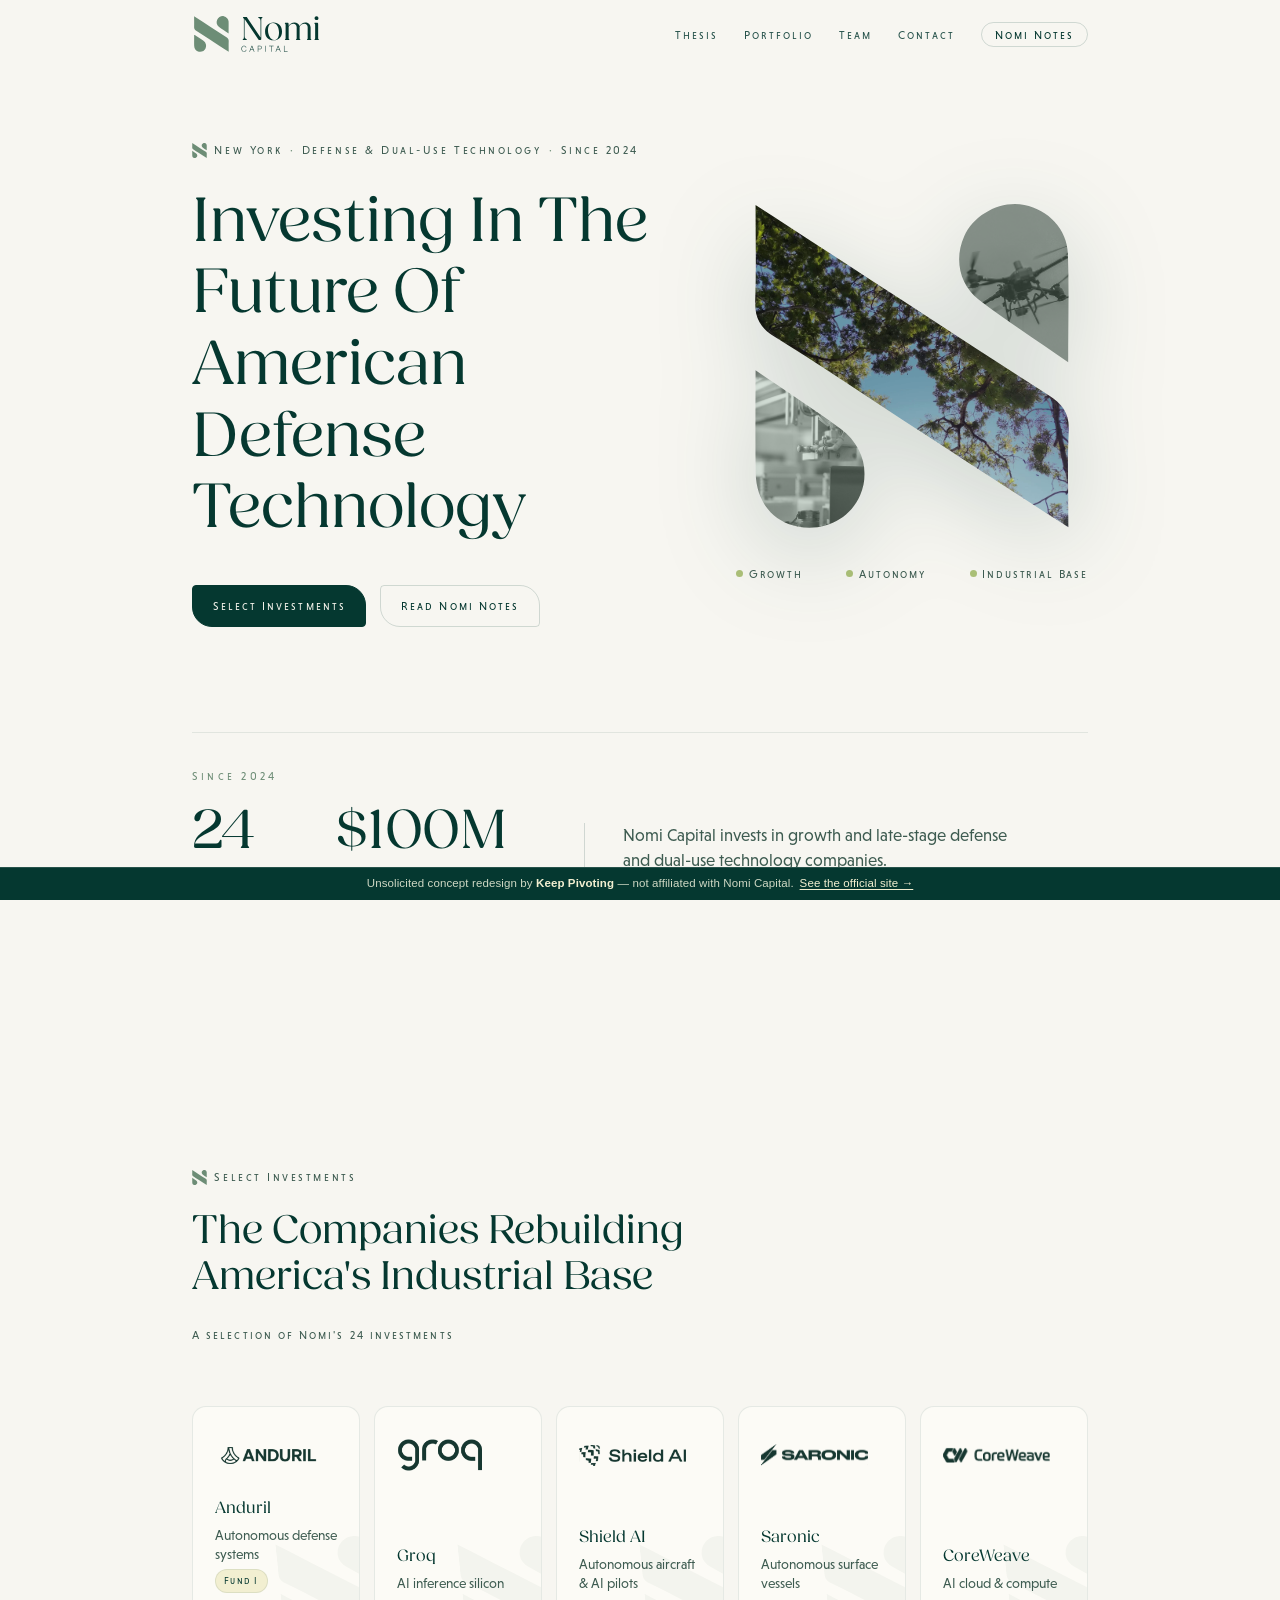
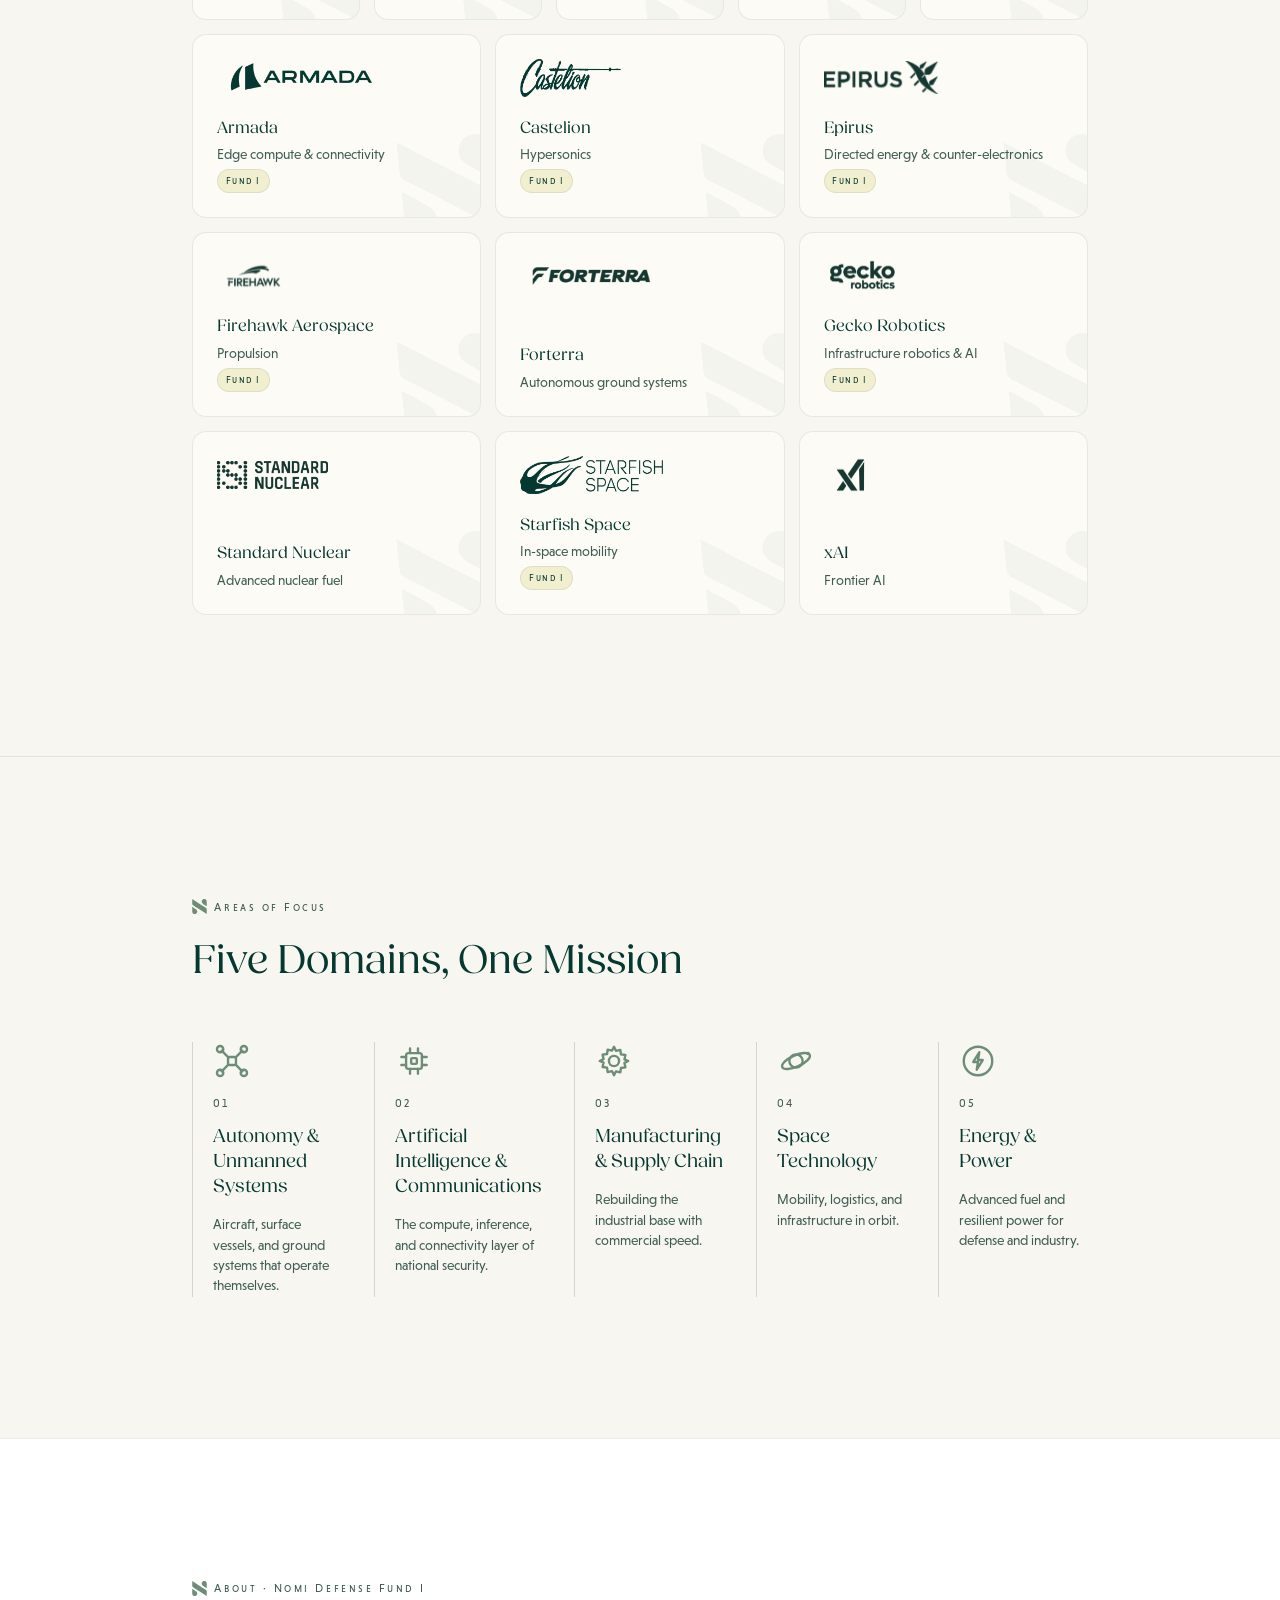
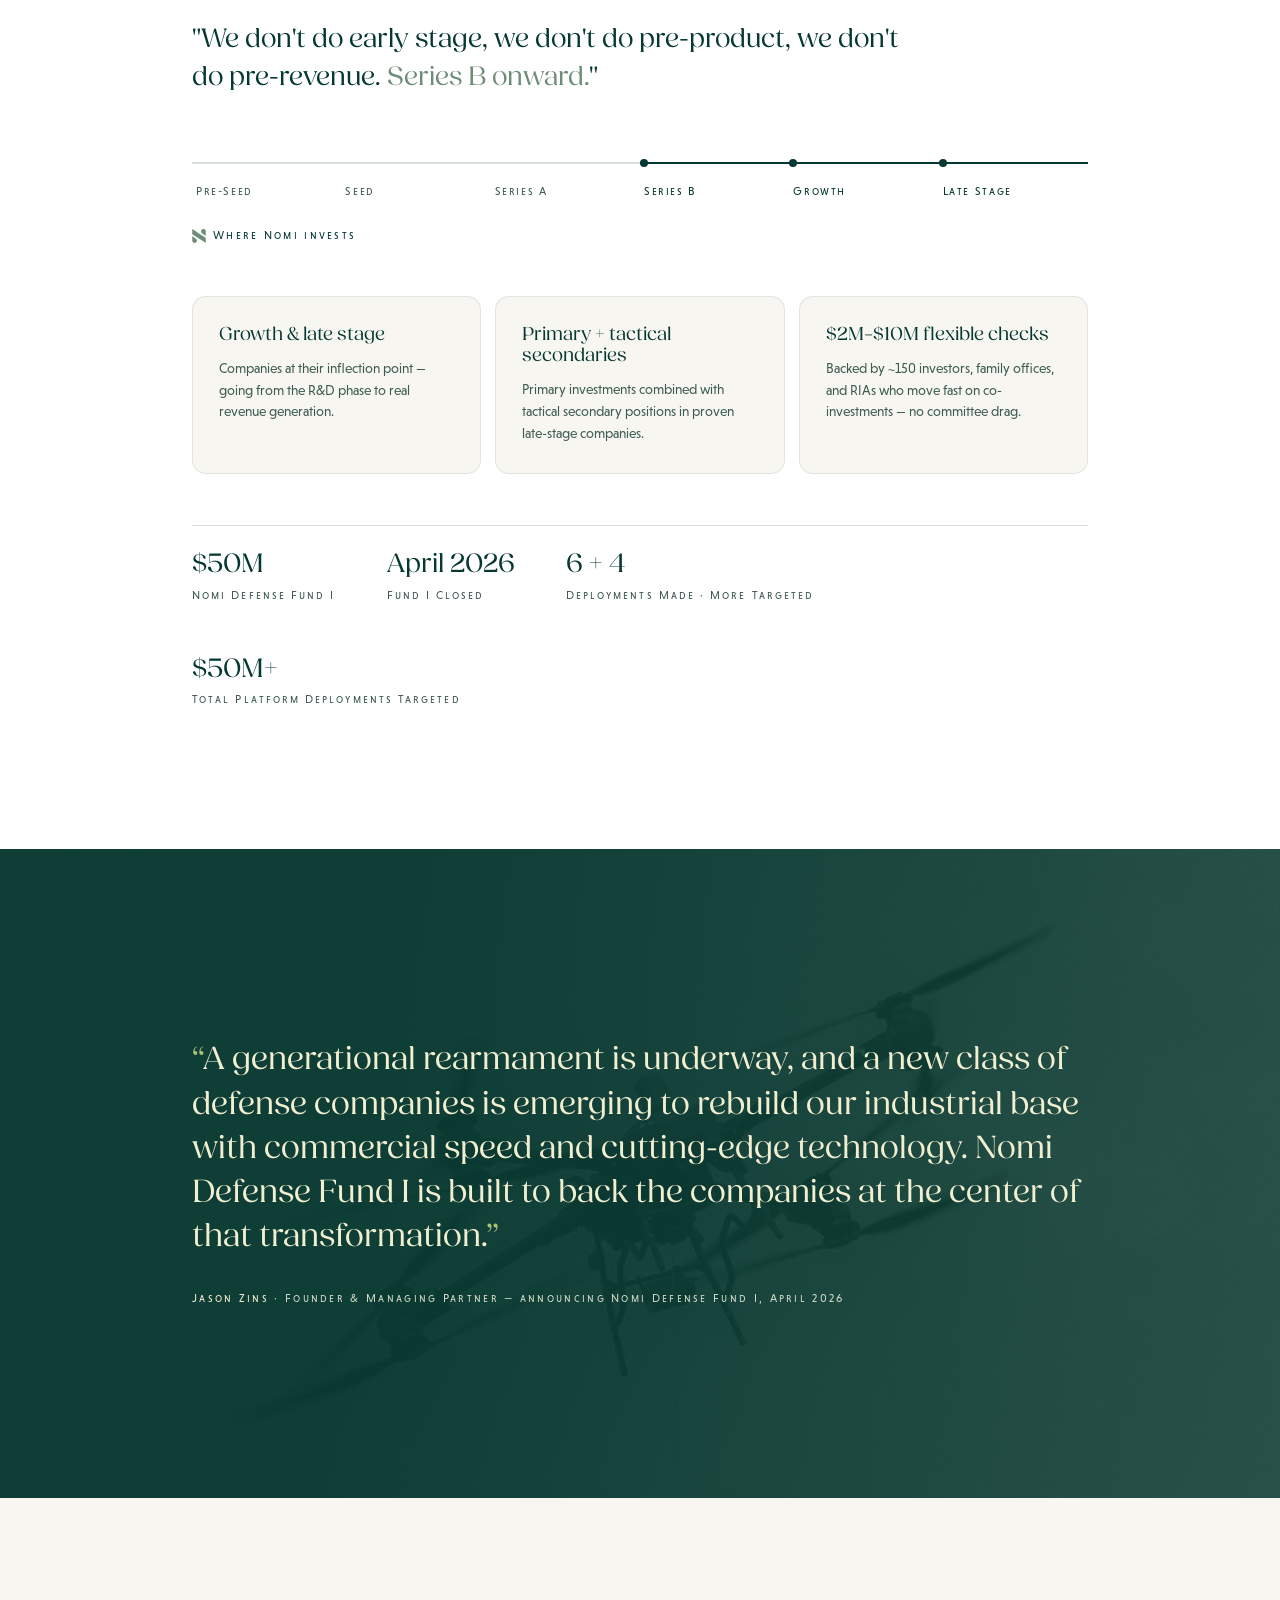
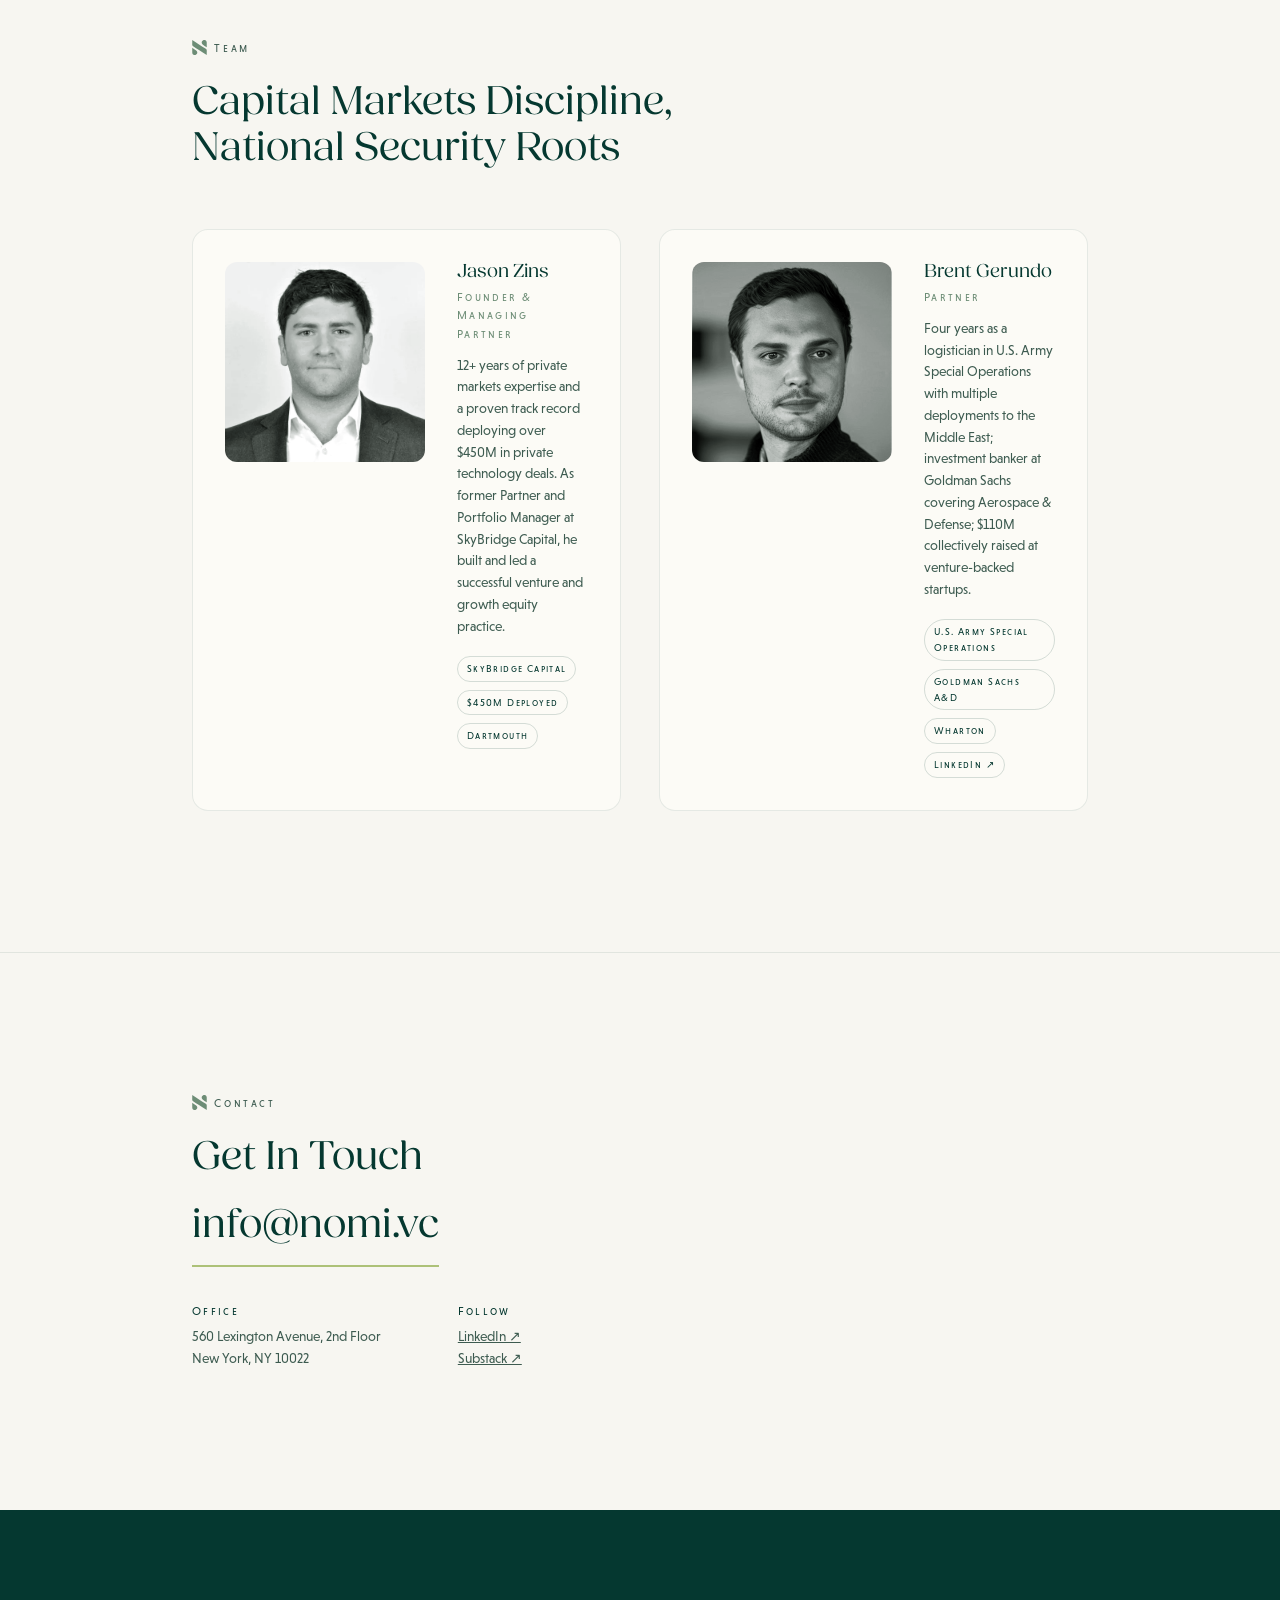
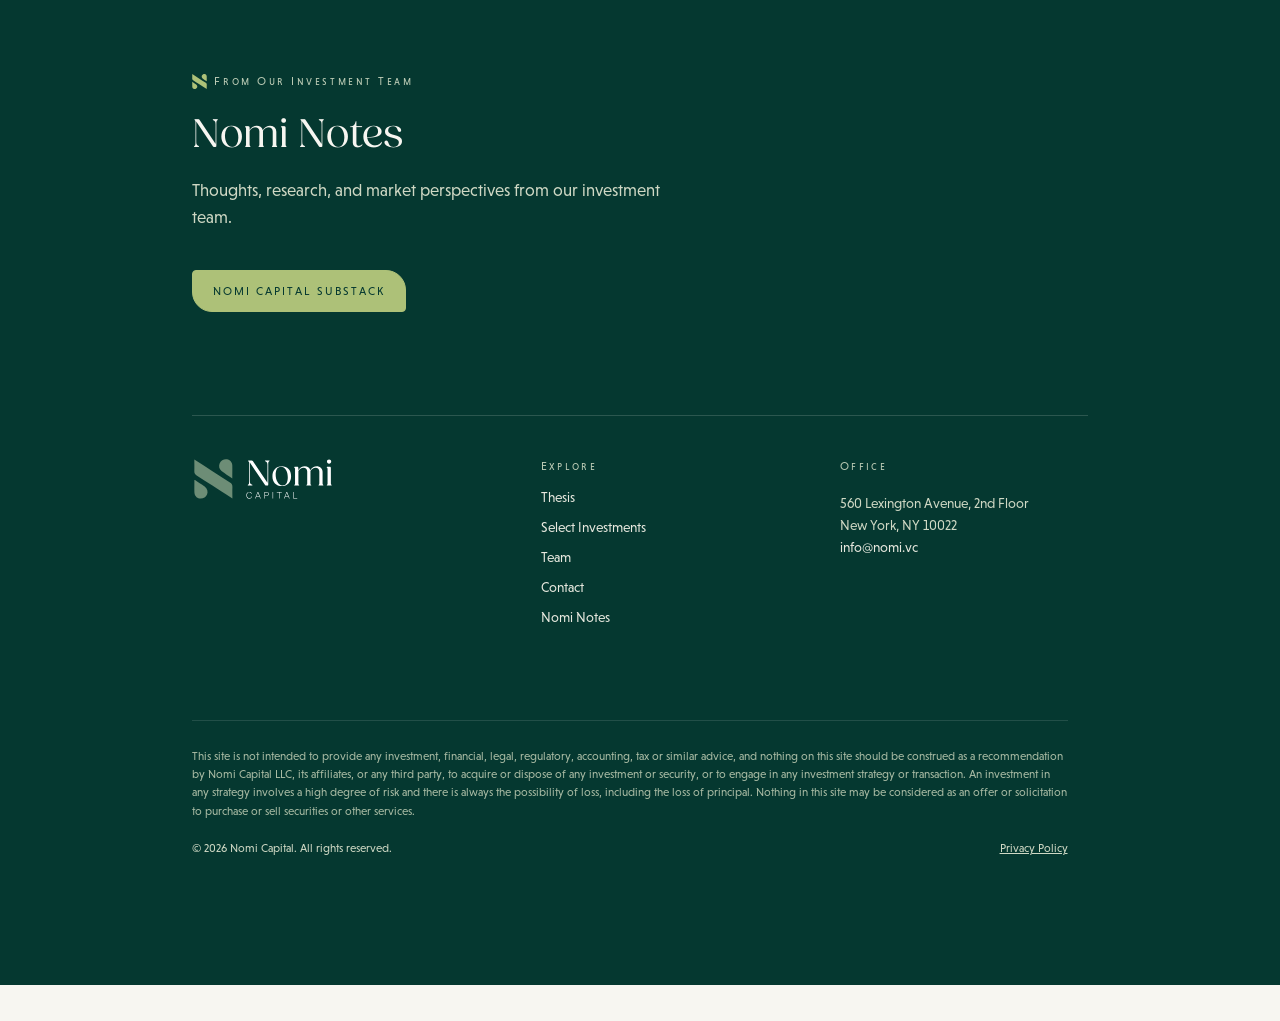
<file: index.html>
<!DOCTYPE html>
<html lang="en">
<head>
<meta charset="UTF-8">
<meta name="viewport" content="width=device-width, initial-scale=1.0">
<title>Nomi Capital — Investing in the Future of American Defense Technology</title>
<meta name="description" content="Nomi Capital invests in growth and late-stage defense and dual-use technology companies. New York · Since 2024 · $100M AUM.">
<link rel="icon" type="image/png" sizes="32x32" href="assets/brand/favicon-32.png">
<link rel="apple-touch-icon" href="assets/brand/apple-touch-icon-256.png">
<meta property="og:title" content="Nomi Capital">
<meta property="og:description" content="Investing in the Future of American Defense Technology.">
<meta property="og:image" content="assets/brand/og-image.jpg">
<meta name="robots" content="noindex,nofollow,noarchive">
<script>
(function(){
  var q = new URLSearchParams(location.search);
  var H = document.documentElement;
  if(q.get('static')==='1'){ H.classList.add('static'); return; }
  if(window.matchMedia && matchMedia('(prefers-reduced-motion: reduce)').matches){ return; }
  requestAnimationFrame(function(){ requestAnimationFrame(function(){ H.classList.add('anim'); }); });
})();
</script>
<style>
@font-face{font-family:"niveau-grotesk";font-style:italic;font-weight:400;font-display:swap;src:url([data-uri]) format("woff2")}
@font-face{font-family:"niveau-grotesk";font-style:normal;font-weight:400;font-display:swap;src:url([data-uri]) format("woff2")}
@font-face{font-family:"niveau-grotesk";font-style:normal;font-weight:500;font-display:swap;src:url([data-uri]) format("woff2")}
@font-face{font-family:"niveau-grotesk";font-style:normal;font-weight:700;font-display:swap;src:url([data-uri]) format("woff2")}
@font-face{font-family:"niveau-grotesk-small-caps";font-style:normal;font-weight:400;font-display:swap;src:url([data-uri]) format("woff2")}
@font-face{font-family:"fields-display";font-style:normal;font-weight:400;font-display:swap;src:url([data-uri]) format("woff2")}

/* ============ TOKENS (locked scale · one gutter · one rhythm) ============ */
:root{
  --h1: clamp(2.4rem, 5vw, 4rem);
  --h2: clamp(1.8rem, 3.2vw, 2.6rem);
  --h3: clamp(1.35rem, 2.2vw, 1.7rem);
  --h4: 1.2rem;  --h5: 1.05rem;  --h6: 0.95rem;
  --p: 1.05rem;  --small: 0.85rem;  --eyebrow: 0.72rem;
  --lh-tight: 1.12;  --lh-body: 1.6;

  --gutter: clamp(20px, 15vw, 200px);
  --sec-pad: clamp(84px, 11vw, 148px);

  --bg:#f7f6f1;          /* off-white ground */
  --ink:#053830;         /* THE green — dark-green ink */
  --mid:#6d8d76;         /* logo green */
  --olive:#adc178;       /* support accent */
  --cream:#f2efd1;
  --card:#fcfbf6;
  --muted:#3d5b50;
  --line:rgba(5,56,48,.16);
  --line-soft:rgba(5,56,48,.09);

  --serif:"fields-display", Georgia, serif;
  --sans:"niveau-grotesk", "Helvetica Neue", Arial, sans-serif;
  --caps:"niveau-grotesk-small-caps", "niveau-grotesk", Arial, sans-serif;
}
*{margin:0;padding:0;box-sizing:border-box}
html{scroll-behavior:smooth}
@media (prefers-reduced-motion: reduce){ html{scroll-behavior:auto} }
body{
  background:var(--bg); color:var(--ink);
  font-family:var(--sans); font-size:var(--p); line-height:var(--lh-body);
  -webkit-font-smoothing:antialiased; overflow-x:clip;
}
h1,h2,h3{font-family:var(--serif); font-weight:400; line-height:var(--lh-tight); text-transform:capitalize}
h1{font-size:var(--h1)} h2{font-size:var(--h2)} h3{font-size:var(--h3)}
a{color:inherit}
img{max-width:100%; display:block}
section,header.hero{padding:var(--sec-pad) var(--gutter)}
.eyebrow{
  font-family:var(--caps); font-size:var(--eyebrow); letter-spacing:.22em;
  color:var(--muted); display:flex; align-items:center; gap:.65em; margin-bottom:1.5rem;
}
.eyebrow svg{width:15px; height:15px; flex:0 0 auto}
.eyebrow .n{color:var(--mid); letter-spacing:.1em}

/* ============ STORYBOARD CHROME ============ */
.sb-badge{position:fixed; top:16px; right:16px; padding:4px 10px; font-size:0.72rem;
  letter-spacing:.14em; text-transform:uppercase; border:1px solid currentColor; z-index:999;
  font-family:var(--sans); color:var(--ink); background:rgba(247,246,241,.8); backdrop-filter:blur(4px)}
.ribbon{position:fixed; bottom:16px; left:16px; z-index:999; font-family:var(--sans);
  font-size:.7rem; letter-spacing:.12em; text-transform:uppercase; color:var(--bg);
  background:var(--ink); padding:6px 12px; border-radius:3px}

/* ============ NAV ============ */
.nav{position:fixed; top:0; left:0; right:0; z-index:900; display:flex; align-items:center;
  justify-content:space-between; padding:14px var(--gutter);
  padding-right:max(var(--gutter), 150px);
  background:rgba(247,246,241,.85); backdrop-filter:blur(10px); -webkit-backdrop-filter:blur(10px);
  border-bottom:1px solid transparent; transition:border-color .3s}
.nav.scrolled{border-bottom-color:var(--line-soft)}
.nav .brand img{height:40px; width:auto}
.nav-links{display:flex; align-items:center; gap:clamp(14px,2vw,30px); list-style:none}
.nav-links a{font-family:var(--caps); font-size:var(--eyebrow); letter-spacing:.18em;
  text-decoration:none; color:var(--ink); opacity:.85; transition:opacity .2s; white-space:nowrap}
.nav-links a:hover{opacity:1}
.nav-links a.pill{border:1px solid var(--line); border-radius:999px; padding:.5em 1.1em; opacity:1}
.nav-links a.pill:hover{background:var(--ink); color:var(--bg); border-color:var(--ink)}
@media(max-width:940px){ .nav-links li:not(.keep){display:none} }

/* ============ HERO ============ */
.hero{min-height:100svh; display:grid; grid-template-columns:minmax(0,7fr) minmax(0,5fr);
  align-items:center; gap:clamp(28px,4vw,72px);
  padding-top:calc(84px + 4vh); padding-bottom:6vh; position:relative}
.hero-copy .eyebrow{margin-bottom:1.9rem}
.hero h1{max-width:12em}
.hero .sub{margin-top:1.6rem; max-width:34em; font-size:var(--h5); color:var(--muted)}
.cta-row{display:flex; gap:14px; margin-top:2.3rem; flex-wrap:wrap}
.btn{font-family:var(--caps); font-size:var(--eyebrow); letter-spacing:.18em; text-decoration:none;
  padding:.95em 1.7em; border-radius:4px 20px 4px 20px; display:inline-flex; align-items:center; gap:.6em;
  transition:transform .25s, background .25s, color .25s, border-color .25s}
.btn:hover{transform:translateY(-2px)}
.btn-solid{background:var(--ink); color:#f2f1e9; border:1px solid var(--ink)}
.btn-solid:hover{background:#0a4a40}
.btn-line{border:1px solid var(--line); color:var(--ink)}
.btn-line:hover{border-color:var(--ink)}

/* the mark-window: Nomi's own logomark, opened into three photo windows */
.mark-wrap{position:relative; justify-self:end; width:min(100%, 512px)}
.mark-hero{width:100%; height:auto; display:block; filter:drop-shadow(0 24px 48px rgba(5,56,48,.18))}
.mark-hero .win{transition:opacity .3s}
html.anim .float-a,html.anim .float-b,html.anim .float-c{transform-box:fill-box; transform-origin:center}
html.anim .float-a{animation:drift 9s ease-in-out infinite alternate}
html.anim .float-b{animation:drift 11s ease-in-out infinite alternate-reverse}
html.anim .float-c{animation:drift 13s ease-in-out infinite alternate}
@keyframes drift{from{transform:translateY(0)}to{transform:translateY(-1.5px)}}
@media (prefers-reduced-motion: reduce){ .float-a,.float-b,.float-c{animation:none!important} }
.mark-cap{margin-top:18px; display:flex; justify-content:space-between; gap:10px;
  font-family:var(--caps); font-size:var(--eyebrow); letter-spacing:.16em; color:var(--muted)}
.mark-cap span{display:flex; align-items:center; gap:.5em}
.mark-cap i{width:7px; height:7px; border-radius:50%; background:var(--olive); flex:0 0 auto}

/* stat band — echoes nomi.vc's SINCE 2024 / 24 INVESTMENTS / $100M AUM unit, in the light+green system */
.statband{grid-column:1 / -1; margin-top:clamp(38px,6vh,66px); padding-top:2.1rem;
  border-top:1px solid var(--line-soft); position:relative}
.statband-since{display:block; font-family:var(--caps); font-size:var(--eyebrow);
  letter-spacing:.28em; color:var(--mid); margin-bottom:1.5rem}
.statband-body{display:grid; grid-template-columns:auto auto minmax(0,1fr);
  gap:clamp(26px,4.5vw,68px); align-items:center}
.figure .snum{font-family:var(--serif); font-weight:400; line-height:.9;
  font-size:clamp(2.5rem,4.4vw,3.9rem); color:var(--ink); display:block; white-space:nowrap; letter-spacing:-.01em}
.figure .slabel{font-family:var(--caps); font-size:var(--eyebrow); letter-spacing:.2em;
  color:var(--muted); display:block; margin-top:.7em}
.statband-desc{font-family:var(--sans); font-size:var(--h5); color:var(--muted);
  line-height:1.5; max-width:27em; padding-left:clamp(24px,3vw,44px); border-left:1px solid var(--line)}
@media(max-width:940px){
  .hero{grid-template-columns:1fr; padding-top:110px}
  .mark-wrap{justify-self:start; width:min(78vw,380px)}
  .statband-body{grid-template-columns:1fr 1fr; gap:26px 34px}
  .statband-desc{grid-column:1 / -1; padding-left:0; border-left:0; max-width:none;
    border-top:1px solid var(--line); padding-top:1.4rem; margin-top:.2rem}
}
@media(max-width:520px){ .statband-body{grid-template-columns:1fr} }

/* ============ SELECT INVESTMENTS ============ */
.sec-head{display:flex; justify-content:space-between; align-items:flex-end; gap:24px; margin-bottom:clamp(36px,5vw,56px); flex-wrap:wrap}
.sec-head h2{max-width:15em}
.sec-note{font-family:var(--caps); font-size:var(--eyebrow); letter-spacing:.18em; color:var(--muted); padding-bottom:.5em}
.marquee-grid{display:grid; grid-template-columns:repeat(5,1fr); gap:14px}
.pf{position:relative; overflow:hidden; background:var(--card); border:1px solid var(--line-soft); border-radius:14px;
  text-decoration:none; display:flex; flex-direction:column; justify-content:space-between;
  padding:26px 22px; min-height:196px; transition:transform .35s, border-color .35s, box-shadow .35s, background .35s}
/* recurring logomark motif — the native branch mark bleeds from each card corner, blooms on hover */
.pf::before{content:""; position:absolute; right:-15px; bottom:-17px; width:94px; height:97px; z-index:0;
  background:url("assets/brand/nomi-logomark.svg") center/contain no-repeat; opacity:.06;
  transform:rotate(-6deg); transition:opacity .45s ease, transform .55s ease; pointer-events:none}
.pf:hover::before,.pf:focus-visible::before{opacity:.17; transform:rotate(0deg) scale(1.08)}
.pf:hover,.pf:focus-visible{transform:translateY(-6px); border-color:var(--mid);
  background:linear-gradient(180deg,#fbfdf9,var(--card)); box-shadow:0 20px 44px rgba(5,56,48,.11)}
.pf .lg{height:44px; display:flex; align-items:center; position:relative; z-index:1; transition:transform .35s}
.pf .lg img{max-height:100%; max-width:88%; width:auto; object-fit:contain}
.pf:hover .lg,.pf:focus-visible .lg{transform:translateY(-2px)}
.pf .meta{margin-top:22px; position:relative; z-index:1; display:flex; flex-direction:column; align-items:flex-start; gap:.32em}
.pf .name{font-family:var(--serif); font-size:var(--h5); text-transform:none; color:var(--ink); line-height:1.14;
  padding-bottom:2px; background:linear-gradient(var(--mid),var(--mid)) left bottom/0 1.5px no-repeat;
  transition:color .3s, background-size .35s ease}
.pf:hover .name,.pf:focus-visible .name{color:#245c46; background-size:100% 1.5px}
.pf .what{font-size:var(--small); color:var(--muted); line-height:1.4}
.pf .go{position:absolute; top:15px; right:17px; font-size:1rem; color:var(--mid); opacity:0; z-index:2;
  transform:translate(-4px,4px); transition:opacity .25s, transform .25s}
.pf:hover .go,.pf:focus-visible .go{opacity:1; transform:none}
.pf .tag{margin-top:.5em; align-self:flex-start; position:relative; z-index:1; font-family:var(--caps);
  font-size:.6rem; letter-spacing:.16em; color:var(--ink); background:var(--cream); border:1px solid var(--line-soft);
  padding:.35em .8em; border-radius:999px}
.book-grid{display:grid; grid-template-columns:repeat(3,1fr); gap:14px; margin-top:14px}
.book-grid .pf{min-height:172px; padding:24px 24px}
.book-grid .pf .lg{height:38px}
@media(max-width:1100px){ .marquee-grid{grid-template-columns:repeat(3,1fr)} .book-grid{grid-template-columns:repeat(2,1fr)} }
@media(max-width:640px){ .marquee-grid{grid-template-columns:repeat(2,1fr)} .book-grid{grid-template-columns:repeat(2,1fr)} }
@media(max-width:440px){ .marquee-grid,.book-grid{grid-template-columns:1fr} }

/* ============ AREAS OF FOCUS ============ */
.focus{border-top:1px solid var(--line-soft); position:relative; overflow:hidden}
/* cleaned per feedback: faint tile watermark removed — clean background behind the focus domains */
.focus > *{position:relative; z-index:1}
/* cleaned per feedback: remove ALL big faint logomark watermark washes (butter-paper look) */
.leafmark{display:none !important}
.focus-grid{display:grid; grid-template-columns:repeat(5,1fr); gap:clamp(18px,2.5vw,34px)}
.fcard{border-left:1px solid var(--line); padding-left:20px; display:flex; flex-direction:column; gap:14px}
.fcard .fic{width:38px; height:38px; color:var(--mid)}
.fcard .fnum{font-family:var(--caps); font-size:var(--eyebrow); letter-spacing:.2em; color:var(--muted)}
.fcard h3{font-size:var(--h4); text-transform:none; line-height:1.3}
.fcard p{font-size:var(--small); color:var(--muted); line-height:1.5}
@media(max-width:1100px){ .focus-grid{grid-template-columns:repeat(2,1fr); row-gap:44px} }
@media(max-width:600px){ .focus-grid{grid-template-columns:1fr} }

/* ============ ABOUT / FUND I ============ */
.about{background:#fff; position:relative; overflow:hidden; border-top:1px solid var(--line-soft)}
.about .leafmark{position:absolute; right:clamp(20px,3vw,72px); top:clamp(18px,3vw,52px); width:clamp(240px,26vw,420px); opacity:.09; pointer-events:none}
.about .lede{font-family:var(--serif); font-size:var(--h3); max-width:26em; text-transform:none; line-height:1.4; margin-top:.4rem}
.about .lede em{font-style:normal; color:var(--mid)}
.stage-rail{margin:clamp(40px,5vw,64px) 0 10px; position:relative}
.stage-row{display:grid; grid-template-columns:repeat(6,1fr); gap:0; position:relative}
.stage{padding:18px 4px 0; border-top:2px solid var(--line); font-family:var(--caps);
  font-size:var(--eyebrow); letter-spacing:.14em; color:var(--muted); text-align:left; position:relative}
.stage.on{border-top-color:var(--ink); color:var(--ink)}
.stage.on::before{content:""; position:absolute; top:-5px; left:0; width:8px; height:8px; border-radius:50%; background:var(--ink)}
.stage-label{display:flex; align-items:center; gap:.6em; margin-top:26px;
  font-family:var(--caps); font-size:var(--eyebrow); letter-spacing:.2em; color:var(--ink)}
.stage-label svg{width:14px; height:14px; color:var(--mid)}
.about-cards{display:grid; grid-template-columns:repeat(3,1fr); gap:14px; margin-top:clamp(36px,4vw,56px)}
.acard{background:var(--bg); border:1px solid var(--line-soft); border-radius:14px; padding:28px 26px}
.acard h3{font-size:var(--h4); text-transform:none; margin-bottom:.6em}
.acard p{font-size:var(--small); color:var(--muted)}
.fund-strip{margin-top:clamp(36px,4vw,56px); border-top:1px solid var(--line); padding-top:1.6rem;
  display:flex; gap:clamp(20px,4vw,64px); flex-wrap:wrap; align-items:baseline}
.fund-strip .fs b{font-family:var(--serif); font-weight:400; font-size:var(--h3); display:block; line-height:1.1}
.fund-strip .fs span{font-family:var(--caps); font-size:var(--eyebrow); letter-spacing:.18em; color:var(--muted); display:block; margin-top:.4em}
@media(max-width:940px){ .about-cards{grid-template-columns:1fr} .stage-row{grid-template-columns:repeat(3,1fr); row-gap:26px} }

/* ============ QUOTE BAND (their drone imagery) ============ */
.quote{position:relative; padding:clamp(110px,15vw,190px) var(--gutter); color:var(--cream); overflow:hidden}
.quote .qbg{position:absolute; inset:0; background:url("assets/textures/circuit-1.png") center/cover no-repeat}
.quote .qbg::after{content:""; position:absolute; inset:0; background:linear-gradient(100deg, rgba(5,56,48,.93) 30%, rgba(5,56,48,.72))}
.quote figure{position:relative; max-width:56em}
.quote blockquote{font-family:var(--serif); font-size:clamp(1.4rem,2.6vw,2.05rem); line-height:1.35; text-transform:none}
.quote blockquote::before{content:"“"; color:var(--olive)}
.quote blockquote::after{content:"”"; color:var(--olive)}
.quote figcaption{margin-top:1.8rem; font-family:var(--caps); font-size:var(--eyebrow); letter-spacing:.2em; color:#cfd8c4}
.quote figcaption b{color:#f2efd1; font-weight:400}

/* ============ TEAM ============ */
#team{position:relative; overflow:hidden}
#team .leafmark{position:absolute; right:clamp(16px,3vw,60px); top:clamp(20px,3vw,64px); width:clamp(210px,23vw,360px); opacity:.06;
  pointer-events:none; transform:none; z-index:0}
#team > *{position:relative; z-index:1}
.team-grid{display:grid; grid-template-columns:1fr 1fr; gap:clamp(18px,3vw,40px)}
.tcard{display:grid; grid-template-columns:minmax(150px,200px) 1fr; gap:clamp(18px,2.5vw,32px);
  background:var(--card); border:1px solid var(--line-soft); border-radius:16px; padding:clamp(20px,2.5vw,34px)}
.tcard .ph{border-radius:12px; overflow:hidden; aspect-ratio:1/1; display:block; position:relative}
.tcard .ph img{width:100%; height:100%; object-fit:cover; filter:grayscale(1) contrast(1.02)}
.tcard .ph::after{content:""; position:absolute; inset:0; background:var(--mid); mix-blend-mode:soft-light; opacity:.5}
.tcard h3{font-size:var(--h4); text-transform:none}
.tcard .role{font-family:var(--caps); font-size:var(--eyebrow); letter-spacing:.2em; color:var(--mid); margin:.4em 0 1em}
.tcard .bio{font-size:var(--small); color:var(--muted)}
.chips{display:flex; flex-wrap:wrap; gap:8px; margin-top:1.1em}
.chip{font-family:var(--caps); font-size:.62rem; letter-spacing:.14em; border:1px solid var(--line);
  border-radius:999px; padding:.4em .9em; color:var(--ink); text-decoration:none; display:inline-flex; align-items:center; gap:.45em}
a.chip:hover{background:var(--ink); color:var(--bg); border-color:var(--ink)}
@media(max-width:1100px){ .team-grid{grid-template-columns:1fr} }
@media(max-width:560px){ .tcard{grid-template-columns:1fr} .tcard .ph{max-width:220px} }

/* ============ CONTACT ============ */
.contact{border-top:1px solid var(--line-soft); text-align:left}
.contact .mail{font-family:var(--serif); font-size:var(--h2); text-transform:none; text-decoration:none;
  display:inline-block; margin-top:.3em; border-bottom:2px solid var(--olive); padding-bottom:.12em; transition:color .25s, border-color .25s}
.contact .mail:hover{color:var(--mid); border-color:var(--mid)}
.contact .addr{margin-top:2.2rem; display:flex; gap:clamp(24px,6vw,90px); flex-wrap:wrap;
  font-size:var(--small); color:var(--muted)}
.contact .addr b{font-family:var(--caps); font-weight:400; font-size:var(--eyebrow); letter-spacing:.2em;
  display:block; margin-bottom:.5em; color:var(--ink)}
.contact .addr a{color:var(--muted)}

/* ============ NOMI NOTES — the close ============ */
.notes{background:var(--ink); color:#f2f1e9; position:relative; overflow:hidden;
  padding-top:calc(var(--sec-pad)*1.15); padding-bottom:calc(var(--sec-pad)*.9)}
.notes .leafmark{position:absolute; right:clamp(10px,3vw,64px); bottom:clamp(14px,3vw,56px); left:auto; top:auto; width:clamp(230px,28vw,430px); opacity:.1; pointer-events:none; transform:none; z-index:0}
.notes > :not(.leafmark){position:relative; z-index:1}
.notes .eyebrow{color:#b9c9b3}
.notes h2{color:#f7f6f1; text-transform:none; max-width:14em}
.notes p{margin-top:1.1rem; max-width:30em; color:#cfd8c4; font-size:var(--h5)}
.notes .btn-sub{margin-top:2.4rem; background:var(--olive); color:var(--ink); border:1px solid var(--olive)}
.notes .btn-sub:hover{background:#bfd28d}

/* footer inside the dark close */
.foot{border-top:1px solid rgba(247,246,241,.16); margin-top:clamp(64px,8vw,110px); padding-top:2.6rem;
  display:grid; grid-template-columns:1.2fr 1fr 1fr; gap:clamp(24px,4vw,60px); position:relative}
.foot img.wm{height:44px; width:auto}
.foot .col b{font-family:var(--caps); font-weight:400; font-size:var(--eyebrow); letter-spacing:.2em; color:#b9c9b3; display:block; margin-bottom:1em}
.foot .col a{display:block; color:#e8e9df; text-decoration:none; font-size:var(--small); margin-bottom:.6em}
.foot .col a:hover{color:var(--olive)}
.foot .col p{font-size:var(--small); color:#cfd8c4}
.legal{grid-column:1 / -1; margin-top:2rem; padding-top:1.6rem; border-top:1px solid rgba(247,246,241,.12);
  font-size:.72rem; line-height:1.6; color:#a9bba4; max-width:76em}
.legal .row{display:flex; justify-content:space-between; gap:20px; flex-wrap:wrap; margin-top:1.2rem; color:#cfd8c4; font-size:.72rem}
.legal .row a{color:#cfd8c4}
@media(max-width:940px){ .foot{grid-template-columns:1fr} }

/* ============ REVEALS (visible by default; hidden ONLY under html.anim) ============ */
html.anim .rv{opacity:0; transform:translateY(16px); transition:opacity .7s ease, transform .7s ease}
html.anim .rv.in{opacity:1; transform:none}
html.anim .rv.d1{transition-delay:.08s} html.anim .rv.d2{transition-delay:.16s}
html.anim .rv.d3{transition-delay:.24s} html.anim .rv.d4{transition-delay:.32s}
html.static *{animation:none!important; transition:none!important}
</style>
</head>
<body>

<style id="varv-disclaimer-css">
  body{padding-bottom:36px}
  #varv-disclaimer{position:fixed;left:0;right:0;bottom:0;z-index:2147482000;
    display:flex;justify-content:center;align-items:center;gap:.5em;flex-wrap:wrap;
    padding:8px 16px;font-family:-apple-system,BlinkMacSystemFont,"Segoe UI",Roboto,Helvetica,Arial,sans-serif;
    font-size:11.5px;line-height:1.35;letter-spacing:.01em;
    background:#053830;color:#cfd8c4;border-top:1px solid rgba(247,246,241,.14);text-align:center}
  #varv-disclaimer a{color:#f2efd1;text-decoration:underline;text-underline-offset:2px}
  #varv-disclaimer b{color:#f2efd1;font-weight:600}
  @media(max-width:560px){#varv-disclaimer{font-size:10.5px;padding:7px 12px}body{padding-bottom:54px}}
</style>
<div id="varv-disclaimer">
  <span>Unsolicited concept redesign by <b>Keep Pivoting</b> &mdash; not affiliated with Nomi Capital.</span>
  <a href="https://www.nomi.vc" target="_blank" rel="noopener">See the official site &rarr;</a>
</div>

<nav class="nav" id="nav" aria-label="Primary">
  <a class="brand" href="#top" aria-label="Nomi Capital — home">
    <img src="assets/brand/nomi-lockup-ink.svg" alt="Nomi Capital" width="237" height="68">
  </a>
  <ul class="nav-links">
    <li><a href="thesis.html">Thesis</a></li>
    <li><a href="portfolio.html">Portfolio</a></li>
    <li><a href="team.html">Team</a></li>
    <li><a href="contact.html">Contact</a></li>
    <li class="keep"><a class="pill" href="insights.html">Nomi Notes</a></li>
  </ul>
</nav>

<!-- ================= HERO ================= -->
<header class="hero" id="top">
  <div class="hero-copy">
    <div class="eyebrow rv">
      <svg viewBox="0 0 65.78 67.82" aria-hidden="true"><g fill="#6d8d76"><path d="M65.67,67.75c-12.36-8.01-23.79-15.4-35.2-22.83-8.81-5.73-17.51-11.65-26.45-17.18C.9,25.82-.13,23.61.01,20.09.27,13.83.09,7.55.09.2c10.74,6.97,20.67,13.41,30.59,19.86,10.28,6.68,20.51,13.45,30.87,20.01,2.95,1.86,4.41,3.9,4.21,7.59-.34,6.29-.09,12.61-.09,20.09Z"/><path d="M.09,34.85c6.65,4.54,12.34,8.25,17.82,12.25,4.73,3.45,6.22,9.07,4.11,13.91-2.16,4.96-7.38,7.61-12.97,6.6C3.75,66.66.22,62.33.12,56.31c-.11-6.79-.03-13.59-.03-21.46Z"/><path d="M65.63,33.14c-7.01-4.87-13.02-8.77-18.72-13.09-4.17-3.17-5.18-8.7-3.08-13.3,2.12-4.64,7.71-7.55,12.62-6.55,5.03,1.02,8.94,5.07,9.12,10.2.25,7.15.06,14.31.06,22.75h0Z"/></g></svg>
      <span>New York</span><span class="n">·</span><span>Defense &amp; Dual-Use Technology</span><span class="n">·</span><span>Since 2024</span>
    </div>
    <h1 class="rv d1">Investing in the Future of American Defense Technology</h1>
    <div class="cta-row rv d3">
      <a class="btn btn-solid" href="#investments">Select Investments</a>
      <a class="btn btn-line" href="#notes">Read Nomi Notes</a>
    </div>
  </div>

  <!-- The native logomark, opened into three windows onto Nomi's world -->
  <div class="mark-wrap rv d2" aria-hidden="true">
    <svg class="mark-hero" viewBox="-4 -4 73.78 75.82">
      <defs>
        <clipPath id="cBranch"><path d="M65.67,67.75c-12.36-8.01-23.79-15.4-35.2-22.83-8.81-5.73-17.51-11.65-26.45-17.18C.9,25.82-.13,23.61.01,20.09.27,13.83.09,7.55.09.2c10.74,6.97,20.67,13.41,30.59,19.86,10.28,6.68,20.51,13.45,30.87,20.01,2.95,1.86,4.41,3.9,4.21,7.59-.34,6.29-.09,12.61-.09,20.09Z"/></clipPath>
        <clipPath id="cLeafBL"><path d="M.09,34.85c6.65,4.54,12.34,8.25,17.82,12.25,4.73,3.45,6.22,9.07,4.11,13.91-2.16,4.96-7.38,7.61-12.97,6.6C3.75,66.66.22,62.33.12,56.31c-.11-6.79-.03-13.59-.03-21.46Z"/></clipPath>
        <clipPath id="cLeafTR"><path d="M65.63,33.14c-7.01-4.87-13.02-8.77-18.72-13.09-4.17-3.17-5.18-8.7-3.08-13.3,2.12-4.64,7.71-7.55,12.62-6.55,5.03,1.02,8.94,5.07,9.12,10.2.25,7.15.06,14.31.06,22.75h0Z"/></clipPath>
      </defs>
      <g class="float-a"><g class="win" clip-path="url(#cBranch)">
        <image href="assets/textures/hero-branches.webp" x="0" y="0" width="65.78" height="67.82" preserveAspectRatio="xMidYMid slice"/>
      </g></g>
      <g class="float-b"><g class="win" clip-path="url(#cLeafTR)">
        <image href="assets/textures/circuit-1.png" x="42.5" y="-0.5" width="23.8" height="34.4" preserveAspectRatio="xMidYMid slice"/>
      </g></g>
      <g class="float-c"><g class="win" clip-path="url(#cLeafBL)">
        <image href="assets/textures/circuit-2.png" x="-0.4" y="34.4" width="24.4" height="34" preserveAspectRatio="xMidYMid slice"/>
      </g></g>
    </svg>
    <div class="mark-cap rv d4">
      <span><i></i>Growth</span>
      <span><i></i>Autonomy</span>
      <span><i></i>Industrial Base</span>
    </div>
  </div>

  <div class="statband rv d4">
    <span class="statband-since">Since 2024</span>
    <div class="statband-body">
      <div class="figure">
        <b class="snum"><span class="cnt" data-v="24">24</span></b>
        <span class="slabel">Investments</span>
      </div>
      <div class="figure">
        <b class="snum">$<span class="cnt" data-v="100">100</span>M</b>
        <span class="slabel">Assets Under Management</span>
      </div>
      <p class="statband-desc">Nomi Capital invests in growth and late-stage defense and dual-use technology companies.</p>
    </div>
  </div>
</header>

<!-- ================= SELECT INVESTMENTS ================= -->
<section id="investments">
  <div class="eyebrow rv">
    <svg viewBox="0 0 65.78 67.82" aria-hidden="true"><g fill="#6d8d76"><path d="M65.67,67.75c-12.36-8.01-23.79-15.4-35.2-22.83-8.81-5.73-17.51-11.65-26.45-17.18C.9,25.82-.13,23.61.01,20.09.27,13.83.09,7.55.09.2c10.74,6.97,20.67,13.41,30.59,19.86,10.28,6.68,20.51,13.45,30.87,20.01,2.95,1.86,4.41,3.9,4.21,7.59-.34,6.29-.09,12.61-.09,20.09Z"/><path d="M.09,34.85c6.65,4.54,12.34,8.25,17.82,12.25,4.73,3.45,6.22,9.07,4.11,13.91-2.16,4.96-7.38,7.61-12.97,6.6C3.75,66.66.22,62.33.12,56.31c-.11-6.79-.03-13.59-.03-21.46Z"/><path d="M65.63,33.14c-7.01-4.87-13.02-8.77-18.72-13.09-4.17-3.17-5.18-8.7-3.08-13.3,2.12-4.64,7.71-7.55,12.62-6.55,5.03,1.02,8.94,5.07,9.12,10.2.25,7.15.06,14.31.06,22.75h0Z"/></g></svg>
    Select Investments
  </div>
  <div class="sec-head">
    <h2 class="rv d1">The companies rebuilding America's industrial base</h2>
    <div class="sec-note rv d2">A selection of Nomi's 24 investments</div>
  </div>

  <div class="marquee-grid">
    <a class="pf rv" href="https://www.anduril.com" target="_blank" rel="noopener" aria-label="Anduril — Autonomous defense systems (opens in a new tab)">
      <span class="lg"><img src="assets/portfolio/anduril.svg" alt="Anduril" loading="lazy"></span>
      <span class="meta"><span class="name">Anduril</span><span class="what">Autonomous defense systems</span></span>
      <span class="tag">Fund I</span><span class="go" aria-hidden="true">↗</span>
    </a>
    <a class="pf rv d1" href="https://groq.com" target="_blank" rel="noopener" aria-label="Groq — AI inference silicon (opens in a new tab)">
      <span class="lg"><img src="assets/portfolio/groq.svg" alt="Groq" loading="lazy"></span>
      <span class="meta"><span class="name">Groq</span><span class="what">AI inference silicon</span></span>
      <span class="go" aria-hidden="true">↗</span>
    </a>
    <a class="pf rv d2" href="https://shield.ai" target="_blank" rel="noopener" aria-label="Shield AI — Autonomous aircraft and AI pilots (opens in a new tab)">
      <span class="lg"><img src="assets/portfolio/shield-ai.svg" alt="Shield AI" loading="lazy"></span>
      <span class="meta"><span class="name">Shield AI</span><span class="what">Autonomous aircraft &amp; AI pilots</span></span>
      <span class="go" aria-hidden="true">↗</span>
    </a>
    <a class="pf rv d3" href="https://www.saronic.com" target="_blank" rel="noopener" aria-label="Saronic — Autonomous surface vessels (opens in a new tab)">
      <span class="lg"><img src="assets/portfolio/saronic.svg" alt="Saronic" loading="lazy"></span>
      <span class="meta"><span class="name">Saronic</span><span class="what">Autonomous surface vessels</span></span>
      <span class="go" aria-hidden="true">↗</span>
    </a>
    <a class="pf rv d4" href="https://www.coreweave.com" target="_blank" rel="noopener" aria-label="CoreWeave — AI cloud and compute (opens in a new tab)">
      <span class="lg"><img src="assets/portfolio/coreweave.svg" alt="CoreWeave" loading="lazy"></span>
      <span class="meta"><span class="name">CoreWeave</span><span class="what">AI cloud &amp; compute</span></span>
      <span class="go" aria-hidden="true">↗</span>
    </a>
  </div>

  <div class="book-grid">
    <a class="pf rv" href="https://www.armada.ai" target="_blank" rel="noopener" aria-label="Armada — Edge compute and connectivity (opens in a new tab)">
      <span class="lg"><img src="assets/portfolio/armada.png" alt="Armada" loading="lazy"></span>
      <span class="meta"><span class="name">Armada</span><span class="what">Edge compute &amp; connectivity</span></span>
      <span class="tag">Fund I</span><span class="go" aria-hidden="true">↗</span>
    </a>
    <a class="pf rv d1" href="https://castelion.com" target="_blank" rel="noopener" aria-label="Castelion — Hypersonics (opens in a new tab)">
      <span class="lg"><img src="assets/portfolio/castelion.png" alt="Castelion" loading="lazy"></span>
      <span class="meta"><span class="name">Castelion</span><span class="what">Hypersonics</span></span>
      <span class="tag">Fund I</span><span class="go" aria-hidden="true">↗</span>
    </a>
    <a class="pf rv d2" href="https://www.epirusinc.com" target="_blank" rel="noopener" aria-label="Epirus — Directed energy and counter-electronics (opens in a new tab)">
      <span class="lg"><img src="assets/portfolio/epirus.svg" alt="Epirus" loading="lazy"></span>
      <span class="meta"><span class="name">Epirus</span><span class="what">Directed energy &amp; counter-electronics</span></span>
      <span class="tag">Fund I</span><span class="go" aria-hidden="true">↗</span>
    </a>
    <a class="pf rv" href="https://firehawkaerospace.com" target="_blank" rel="noopener" aria-label="Firehawk Aerospace — Propulsion (opens in a new tab)">
      <span class="lg"><img src="assets/portfolio/firehawk.svg" alt="Firehawk Aerospace" loading="lazy"></span>
      <span class="meta"><span class="name">Firehawk Aerospace</span><span class="what">Propulsion</span></span>
      <span class="tag">Fund I</span><span class="go" aria-hidden="true">↗</span>
    </a>
    <a class="pf rv d1" href="https://www.forterra.com" target="_blank" rel="noopener" aria-label="Forterra — Autonomous ground systems (opens in a new tab)">
      <span class="lg"><img src="assets/portfolio/forterra.svg" alt="Forterra" loading="lazy"></span>
      <span class="meta"><span class="name">Forterra</span><span class="what">Autonomous ground systems</span></span>
      <span class="go" aria-hidden="true">↗</span>
    </a>
    <a class="pf rv d2" href="https://www.geckorobotics.com" target="_blank" rel="noopener" aria-label="Gecko Robotics — Infrastructure robotics and AI (opens in a new tab)">
      <span class="lg"><img src="assets/portfolio/gecko-robotics.svg" alt="Gecko Robotics" loading="lazy"></span>
      <span class="meta"><span class="name">Gecko Robotics</span><span class="what">Infrastructure robotics &amp; AI</span></span>
      <span class="tag">Fund I</span><span class="go" aria-hidden="true">↗</span>
    </a>
    <a class="pf rv" href="https://www.standardnuclear.com" target="_blank" rel="noopener" aria-label="Standard Nuclear — Advanced nuclear fuel (opens in a new tab)">
      <span class="lg"><img src="assets/portfolio/standard-nuclear.svg" alt="Standard Nuclear" loading="lazy"></span>
      <span class="meta"><span class="name">Standard Nuclear</span><span class="what">Advanced nuclear fuel</span></span>
      <span class="go" aria-hidden="true">↗</span>
    </a>
    <a class="pf rv d1" href="https://www.starfishspace.com" target="_blank" rel="noopener" aria-label="Starfish Space — In-space mobility (opens in a new tab)">
      <span class="lg"><img src="assets/portfolio/starfish-space.png" alt="Starfish Space" loading="lazy"></span>
      <span class="meta"><span class="name">Starfish Space</span><span class="what">In-space mobility</span></span>
      <span class="tag">Fund I</span><span class="go" aria-hidden="true">↗</span>
    </a>
    <a class="pf rv d2" href="https://x.ai/company" target="_blank" rel="noopener" aria-label="xAI — Frontier AI (opens in a new tab)">
      <span class="lg"><img src="assets/portfolio/xi.svg" alt="xAI" loading="lazy"></span>
      <span class="meta"><span class="name">xAI</span><span class="what">Frontier AI</span></span>
      <span class="go" aria-hidden="true">↗</span>
    </a>
  </div>
</section>

<!-- ================= AREAS OF FOCUS ================= -->
<section class="focus" id="focus">
  <div class="eyebrow rv">
    <svg viewBox="0 0 65.78 67.82" aria-hidden="true"><g fill="#6d8d76"><path d="M65.67,67.75c-12.36-8.01-23.79-15.4-35.2-22.83-8.81-5.73-17.51-11.65-26.45-17.18C.9,25.82-.13,23.61.01,20.09.27,13.83.09,7.55.09.2c10.74,6.97,20.67,13.41,30.59,19.86,10.28,6.68,20.51,13.45,30.87,20.01,2.95,1.86,4.41,3.9,4.21,7.59-.34,6.29-.09,12.61-.09,20.09Z"/><path d="M.09,34.85c6.65,4.54,12.34,8.25,17.82,12.25,4.73,3.45,6.22,9.07,4.11,13.91-2.16,4.96-7.38,7.61-12.97,6.6C3.75,66.66.22,62.33.12,56.31c-.11-6.79-.03-13.59-.03-21.46Z"/><path d="M65.63,33.14c-7.01-4.87-13.02-8.77-18.72-13.09-4.17-3.17-5.18-8.7-3.08-13.3,2.12-4.64,7.71-7.55,12.62-6.55,5.03,1.02,8.94,5.07,9.12,10.2.25,7.15.06,14.31.06,22.75h0Z"/></g></svg>
    Areas of Focus
  </div>
  <div class="sec-head">
    <h2 class="rv d1">Five domains, one mission</h2>
  </div>
  <div class="focus-grid">
    <div class="fcard rv">
      <svg class="fic" viewBox="0 0 24 24" fill="none" stroke="currentColor" stroke-width="1.5" stroke-linecap="round">
        <rect x="9.5" y="9.5" width="5" height="5" rx="1"/><path d="M9.5 9.5 5.5 5.5M14.5 9.5l4-4M9.5 14.5l-4 4M14.5 14.5l4 4"/><circle cx="4.5" cy="4.5" r="2"/><circle cx="19.5" cy="4.5" r="2"/><circle cx="4.5" cy="19.5" r="2"/><circle cx="19.5" cy="19.5" r="2"/>
      </svg>
      <span class="fnum">01</span>
      <h3>Autonomy &amp; Unmanned Systems</h3>
      <p>Aircraft, surface vessels, and ground systems that operate themselves.</p>
    </div>
    <div class="fcard rv d1">
      <svg class="fic" viewBox="0 0 24 24" fill="none" stroke="currentColor" stroke-width="1.5" stroke-linecap="round">
        <rect x="7" y="7" width="10" height="10" rx="1.5"/><rect x="10.2" y="10.2" width="3.6" height="3.6" rx=".6"/><path d="M9.5 7V4M14.5 7V4M9.5 20v-3M14.5 20v-3M7 9.5H4M7 14.5H4M20 9.5h-3M20 14.5h-3"/>
      </svg>
      <span class="fnum">02</span>
      <h3>Artificial Intelligence &amp; Communications</h3>
      <p>The compute, inference, and connectivity layer of national security.</p>
    </div>
    <div class="fcard rv d2">
      <svg class="fic" viewBox="0 0 24 24" fill="none" stroke="currentColor" stroke-width="1.5" stroke-linecap="round" stroke-linejoin="round">
        <path d="M12 3l1.2 2.6 2.8-.6 .4 2.8 2.8 .4-.6 2.8L21 12l-2.4 1.2 .6 2.8-2.8 .4-.4 2.8-2.8-.6L12 21l-1.2-2.6-2.8 .6-.4-2.8-2.8-.4 .6-2.8L3 12l2.4-1.2-.6-2.8 2.8-.4 .4-2.8 2.8 .6z"/><circle cx="12" cy="12" r="3.2"/>
      </svg>
      <span class="fnum">03</span>
      <h3>Manufacturing &amp; Supply Chain</h3>
      <p>Rebuilding the industrial base with commercial speed.</p>
    </div>
    <div class="fcard rv d3">
      <svg class="fic" viewBox="0 0 24 24" fill="none" stroke="currentColor" stroke-width="1.5" stroke-linecap="round">
        <circle cx="12" cy="12" r="4.2"/><ellipse cx="12" cy="12" rx="9.5" ry="3.6" transform="rotate(-24 12 12)"/><circle cx="19.6" cy="7.2" r="1.1" fill="currentColor" stroke="none"/>
      </svg>
      <span class="fnum">04</span>
      <h3>Space Technology</h3>
      <p>Mobility, logistics, and infrastructure in orbit.</p>
    </div>
    <div class="fcard rv d4">
      <svg class="fic" viewBox="0 0 24 24" fill="none" stroke="currentColor" stroke-width="1.5" stroke-linecap="round" stroke-linejoin="round">
        <circle cx="12" cy="12" r="9"/><path d="M12.8 6.5 9 12.6h3l-.8 4.9 3.8-6.1h-3z"/>
      </svg>
      <span class="fnum">05</span>
      <h3>Energy &amp; Power</h3>
      <p>Advanced fuel and resilient power for defense and industry.</p>
    </div>
  </div>
</section>

<!-- ================= ABOUT / FUND I ================= -->
<section class="about" id="about">
  <svg class="leafmark" viewBox="0 0 65.78 67.82" aria-hidden="true"><g fill="#6d8d76"><path d="M65.67,67.75c-12.36-8.01-23.79-15.4-35.2-22.83-8.81-5.73-17.51-11.65-26.45-17.18C.9,25.82-.13,23.61.01,20.09.27,13.83.09,7.55.09.2c10.74,6.97,20.67,13.41,30.59,19.86,10.28,6.68,20.51,13.45,30.87,20.01,2.95,1.86,4.41,3.9,4.21,7.59-.34,6.29-.09,12.61-.09,20.09Z"/><path d="M.09,34.85c6.65,4.54,12.34,8.25,17.82,12.25,4.73,3.45,6.22,9.07,4.11,13.91-2.16,4.96-7.38,7.61-12.97,6.6C3.75,66.66.22,62.33.12,56.31c-.11-6.79-.03-13.59-.03-21.46Z"/><path d="M65.63,33.14c-7.01-4.87-13.02-8.77-18.72-13.09-4.17-3.17-5.18-8.7-3.08-13.3,2.12-4.64,7.71-7.55,12.62-6.55,5.03,1.02,8.94,5.07,9.12,10.2.25,7.15.06,14.31.06,22.75h0Z"/></g></svg>
  <div class="eyebrow rv">
    <svg viewBox="0 0 65.78 67.82" aria-hidden="true"><g fill="#6d8d76"><path d="M65.67,67.75c-12.36-8.01-23.79-15.4-35.2-22.83-8.81-5.73-17.51-11.65-26.45-17.18C.9,25.82-.13,23.61.01,20.09.27,13.83.09,7.55.09.2c10.74,6.97,20.67,13.41,30.59,19.86,10.28,6.68,20.51,13.45,30.87,20.01,2.95,1.86,4.41,3.9,4.21,7.59-.34,6.29-.09,12.61-.09,20.09Z"/><path d="M.09,34.85c6.65,4.54,12.34,8.25,17.82,12.25,4.73,3.45,6.22,9.07,4.11,13.91-2.16,4.96-7.38,7.61-12.97,6.6C3.75,66.66.22,62.33.12,56.31c-.11-6.79-.03-13.59-.03-21.46Z"/><path d="M65.63,33.14c-7.01-4.87-13.02-8.77-18.72-13.09-4.17-3.17-5.18-8.7-3.08-13.3,2.12-4.64,7.71-7.55,12.62-6.55,5.03,1.02,8.94,5.07,9.12,10.2.25,7.15.06,14.31.06,22.75h0Z"/></g></svg>
    About · Nomi Defense Fund I
  </div>
  <h2 class="lede rv d1">"We don't do early stage, we don't do pre-product, we don't do pre-revenue. <em>Series B onward.</em>"</h2>

  <div class="stage-rail rv d2" role="img" aria-label="Investment stage focus: Series B onward">
    <div class="stage-row">
      <div class="stage">Pre-Seed</div>
      <div class="stage">Seed</div>
      <div class="stage">Series A</div>
      <div class="stage on">Series B</div>
      <div class="stage on">Growth</div>
      <div class="stage on">Late Stage</div>
    </div>
    <div class="stage-label">
      <svg viewBox="0 0 65.78 67.82" aria-hidden="true"><g fill="currentColor"><path d="M65.67,67.75c-12.36-8.01-23.79-15.4-35.2-22.83-8.81-5.73-17.51-11.65-26.45-17.18C.9,25.82-.13,23.61.01,20.09.27,13.83.09,7.55.09.2c10.74,6.97,20.67,13.41,30.59,19.86,10.28,6.68,20.51,13.45,30.87,20.01,2.95,1.86,4.41,3.9,4.21,7.59-.34,6.29-.09,12.61-.09,20.09Z"/><path d="M.09,34.85c6.65,4.54,12.34,8.25,17.82,12.25,4.73,3.45,6.22,9.07,4.11,13.91-2.16,4.96-7.38,7.61-12.97,6.6C3.75,66.66.22,62.33.12,56.31c-.11-6.79-.03-13.59-.03-21.46Z"/><path d="M65.63,33.14c-7.01-4.87-13.02-8.77-18.72-13.09-4.17-3.17-5.18-8.7-3.08-13.3,2.12-4.64,7.71-7.55,12.62-6.55,5.03,1.02,8.94,5.07,9.12,10.2.25,7.15.06,14.31.06,22.75h0Z"/></g></svg>
      Where Nomi invests
    </div>
  </div>

  <div class="about-cards">
    <div class="acard rv"><h3>Growth &amp; late stage</h3><p>Companies at their inflection point — going from the R&amp;D phase to real revenue generation.</p></div>
    <div class="acard rv d1"><h3>Primary + tactical secondaries</h3><p>Primary investments combined with tactical secondary positions in proven late-stage companies.</p></div>
    <div class="acard rv d2"><h3>$2M–$10M flexible checks</h3><p>Backed by ~150 investors, family offices, and RIAs who move fast on co-investments — no committee drag.</p></div>
  </div>

  <div class="fund-strip rv d2">
    <div class="fs"><b>$50M</b><span>Nomi Defense Fund I</span></div>
    <div class="fs"><b>April 2026</b><span>Fund I Closed</span></div>
    <div class="fs"><b>6 + 4</b><span>Deployments Made · More Targeted</span></div>
    <div class="fs"><b>$50M+</b><span>Total Platform Deployments Targeted</span></div>
  </div>
</section>

<!-- ================= QUOTE BAND ================= -->
<section class="quote">
  <div class="qbg" aria-hidden="true"></div>
  <figure class="rv">
    <blockquote>A generational rearmament is underway, and a new class of defense companies is emerging to rebuild our industrial base with commercial speed and cutting-edge technology. Nomi Defense Fund I is built to back the companies at the center of that transformation.</blockquote>
    <figcaption><b>Jason Zins</b> · Founder &amp; Managing Partner — announcing Nomi Defense Fund I, April 2026</figcaption>
  </figure>
</section>

<!-- ================= TEAM ================= -->
<section id="team">
  <svg class="leafmark" viewBox="0 0 65.78 67.82" aria-hidden="true"><path fill="#6d8d76" d="M65.67,67.75c-12.36-8.01-23.79-15.4-35.2-22.83-8.81-5.73-17.51-11.65-26.45-17.18C.9,25.82-.13,23.61.01,20.09.27,13.83.09,7.55.09.2c10.74,6.97,20.67,13.41,30.59,19.86,10.28,6.68,20.51,13.45,30.87,20.01,2.95,1.86,4.41,3.9,4.21,7.59-.34,6.29-.09,12.61-.09,20.09Z"/><path fill="#6d8d76" d="M.09,34.85c6.65,4.54,12.34,8.25,17.82,12.25,4.73,3.45,6.22,9.07,4.11,13.91-2.16,4.96-7.38,7.61-12.97,6.6C3.75,66.66.22,62.33.12,56.31c-.11-6.79-.03-13.59-.03-21.46Z"/><path fill="#6d8d76" d="M65.63,33.14c-7.01-4.87-13.02-8.77-18.72-13.09-4.17-3.17-5.18-8.7-3.08-13.3,2.12-4.64,7.71-7.55,12.62-6.55,5.03,1.02,8.94,5.07,9.12,10.2.25,7.15.06,14.31.06,22.75h0Z"/></svg>
  <div class="eyebrow rv">
    <svg viewBox="0 0 65.78 67.82" aria-hidden="true"><g fill="#6d8d76"><path d="M65.67,67.75c-12.36-8.01-23.79-15.4-35.2-22.83-8.81-5.73-17.51-11.65-26.45-17.18C.9,25.82-.13,23.61.01,20.09.27,13.83.09,7.55.09.2c10.74,6.97,20.67,13.41,30.59,19.86,10.28,6.68,20.51,13.45,30.87,20.01,2.95,1.86,4.41,3.9,4.21,7.59-.34,6.29-.09,12.61-.09,20.09Z"/><path d="M.09,34.85c6.65,4.54,12.34,8.25,17.82,12.25,4.73,3.45,6.22,9.07,4.11,13.91-2.16,4.96-7.38,7.61-12.97,6.6C3.75,66.66.22,62.33.12,56.31c-.11-6.79-.03-13.59-.03-21.46Z"/><path d="M65.63,33.14c-7.01-4.87-13.02-8.77-18.72-13.09-4.17-3.17-5.18-8.7-3.08-13.3,2.12-4.64,7.71-7.55,12.62-6.55,5.03,1.02,8.94,5.07,9.12,10.2.25,7.15.06,14.31.06,22.75h0Z"/></g></svg>
    Team
  </div>
  <div class="sec-head">
    <h2 class="rv d1">Capital markets discipline, national security roots</h2>
  </div>
  <div class="team-grid">
    <div class="tcard rv">
      <span class="ph"><img src="assets/team/jason-zins.webp" alt="Jason Zins, Founder & Managing Partner" loading="lazy"></span>
      <div>
        <h3>Jason Zins</h3>
        <div class="role">Founder &amp; Managing Partner</div>
        <p class="bio">12+ years of private markets expertise and a proven track record deploying over $450M in private technology deals. As former Partner and Portfolio Manager at SkyBridge Capital, he built and led a successful venture and growth equity practice.</p>
        <div class="chips">
          <span class="chip">SkyBridge Capital</span>
          <span class="chip">$450M Deployed</span>
          <span class="chip">Dartmouth</span>
        </div>
      </div>
    </div>
    <div class="tcard rv d1">
      <span class="ph"><img src="assets/team/brent-gerundo.jpg" alt="Brent Gerundo, Partner" loading="lazy"></span>
      <div>
        <h3>Brent Gerundo</h3>
        <div class="role">Partner</div>
        <p class="bio">Four years as a logistician in U.S. Army Special Operations with multiple deployments to the Middle East; investment banker at Goldman Sachs covering Aerospace &amp; Defense; $110M collectively raised at venture-backed startups.</p>
        <div class="chips">
          <span class="chip">U.S. Army Special Operations</span>
          <span class="chip">Goldman Sachs A&amp;D</span>
          <span class="chip">Wharton</span>
          <a class="chip" href="https://www.linkedin.com/in/brentgerundo/" target="_blank" rel="noopener">LinkedIn ↗</a>
        </div>
      </div>
    </div>
  </div>
</section>

<!-- ================= CONTACT ================= -->
<section class="contact" id="contact">
  <div class="eyebrow rv">
    <svg viewBox="0 0 65.78 67.82" aria-hidden="true"><g fill="#6d8d76"><path d="M65.67,67.75c-12.36-8.01-23.79-15.4-35.2-22.83-8.81-5.73-17.51-11.65-26.45-17.18C.9,25.82-.13,23.61.01,20.09.27,13.83.09,7.55.09.2c10.74,6.97,20.67,13.41,30.59,19.86,10.28,6.68,20.51,13.45,30.87,20.01,2.95,1.86,4.41,3.9,4.21,7.59-.34,6.29-.09,12.61-.09,20.09Z"/><path d="M.09,34.85c6.65,4.54,12.34,8.25,17.82,12.25,4.73,3.45,6.22,9.07,4.11,13.91-2.16,4.96-7.38,7.61-12.97,6.6C3.75,66.66.22,62.33.12,56.31c-.11-6.79-.03-13.59-.03-21.46Z"/><path d="M65.63,33.14c-7.01-4.87-13.02-8.77-18.72-13.09-4.17-3.17-5.18-8.7-3.08-13.3,2.12-4.64,7.71-7.55,12.62-6.55,5.03,1.02,8.94,5.07,9.12,10.2.25,7.15.06,14.31.06,22.75h0Z"/></g></svg>
    Contact
  </div>
  <h2 class="rv d1">Get in Touch</h2>
  <a class="mail rv d2" href="mailto:info@nomi.vc">info@nomi.vc</a>
  <div class="addr rv d3">
    <div><b>Office</b>560 Lexington Avenue, 2nd Floor<br>New York, NY 10022</div>
    <div><b>Follow</b><a href="https://www.linkedin.com/company/nomi-capital/" target="_blank" rel="noopener">LinkedIn ↗</a><br><a href="https://nomicapital.substack.com/" target="_blank" rel="noopener">Substack ↗</a></div>
  </div>
</section>

<!-- ================= NOMI NOTES — the close ================= -->
<section class="notes" id="notes">
  <svg class="leafmark" viewBox="0 0 65.78 67.82" aria-hidden="true"><g fill="#adc178"><path d="M65.67,67.75c-12.36-8.01-23.79-15.4-35.2-22.83-8.81-5.73-17.51-11.65-26.45-17.18C.9,25.82-.13,23.61.01,20.09.27,13.83.09,7.55.09.2c10.74,6.97,20.67,13.41,30.59,19.86,10.28,6.68,20.51,13.45,30.87,20.01,2.95,1.86,4.41,3.9,4.21,7.59-.34,6.29-.09,12.61-.09,20.09Z"/><path d="M.09,34.85c6.65,4.54,12.34,8.25,17.82,12.25,4.73,3.45,6.22,9.07,4.11,13.91-2.16,4.96-7.38,7.61-12.97,6.6C3.75,66.66.22,62.33.12,56.31c-.11-6.79-.03-13.59-.03-21.46Z"/><path d="M65.63,33.14c-7.01-4.87-13.02-8.77-18.72-13.09-4.17-3.17-5.18-8.7-3.08-13.3,2.12-4.64,7.71-7.55,12.62-6.55,5.03,1.02,8.94,5.07,9.12,10.2.25,7.15.06,14.31.06,22.75h0Z"/></g></svg>
  <div class="eyebrow rv">
    <svg viewBox="0 0 65.78 67.82" aria-hidden="true"><g fill="#adc178"><path d="M65.67,67.75c-12.36-8.01-23.79-15.4-35.2-22.83-8.81-5.73-17.51-11.65-26.45-17.18C.9,25.82-.13,23.61.01,20.09.27,13.83.09,7.55.09.2c10.74,6.97,20.67,13.41,30.59,19.86,10.28,6.68,20.51,13.45,30.87,20.01,2.95,1.86,4.41,3.9,4.21,7.59-.34,6.29-.09,12.61-.09,20.09Z"/><path d="M.09,34.85c6.65,4.54,12.34,8.25,17.82,12.25,4.73,3.45,6.22,9.07,4.11,13.91-2.16,4.96-7.38,7.61-12.97,6.6C3.75,66.66.22,62.33.12,56.31c-.11-6.79-.03-13.59-.03-21.46Z"/><path d="M65.63,33.14c-7.01-4.87-13.02-8.77-18.72-13.09-4.17-3.17-5.18-8.7-3.08-13.3,2.12-4.64,7.71-7.55,12.62-6.55,5.03,1.02,8.94,5.07,9.12,10.2.25,7.15.06,14.31.06,22.75h0Z"/></g></svg>
    From Our Investment Team
  </div>
  <h2 class="rv d1">Nomi Notes</h2>
  <p class="rv d2">Thoughts, research, and market perspectives from our investment team.</p>
  <a class="btn btn-sub rv d3" href="https://nomicapital.substack.com/" target="_blank" rel="noopener">NOMI CAPITAL SUBSTACK</a>

  <footer class="foot">
    <div class="col">
      <img class="wm" src="assets/brand/nomi-logo-white.svg" alt="Nomi Capital">
    </div>
    <div class="col">
      <b>Explore</b>
      <a href="thesis.html">Thesis</a>
      <a href="portfolio.html">Select Investments</a>
      <a href="team.html">Team</a>
      <a href="contact.html">Contact</a>
      <a href="insights.html">Nomi Notes</a>
    </div>
    <div class="col">
      <b>Office</b>
      <p>560 Lexington Avenue, 2nd Floor<br>New York, NY 10022<br><a href="mailto:info@nomi.vc" style="display:inline;margin-top:.6em">info@nomi.vc</a></p>
    </div>
    <div class="legal">
      This site is not intended to provide any investment, financial, legal, regulatory, accounting, tax or similar advice, and nothing on this site should be construed as a recommendation by Nomi Capital LLC, its affiliates, or any third party, to acquire or dispose of any investment or security, or to engage in any investment strategy or transaction. An investment in any strategy involves a high degree of risk and there is always the possibility of loss, including the loss of principal. Nothing in this site may be considered as an offer or solicitation to purchase or sell securities or other services.
      <div class="row">
        <span>© 2026 Nomi Capital. All rights reserved.</span>
        <a href="https://www.nomi.vc/privacy-policy" target="_blank" rel="noopener">Privacy Policy</a>
      </div>
    </div>
  </footer>
</section>

<script>
(function(){
  var q = new URLSearchParams(location.search);
  var H = document.documentElement;

  /* error net: never strand a hidden page */
  window.addEventListener('error', function(){ H.classList.remove('anim');
    document.querySelectorAll('.rv').forEach(function(el){ el.classList.add('in'); }); });

  /* ?shift=N deep-capture */
  var shift = parseInt(q.get('shift')||'0',10);
  if(shift>0){
    document.body.style.transform = 'translateY(-'+shift+'px)';
    var nv = document.getElementById('nav'); if(nv){ nv.style.position='absolute'; }
    document.querySelectorAll('img[loading=lazy]').forEach(function(i){ i.loading='eager'; });
    document.querySelectorAll('.rv').forEach(function(el){ el.classList.add('in'); });
  }
  if(q.get('static')==='1'){
    document.querySelectorAll('.rv').forEach(function(el){ el.classList.add('in'); });
    return;
  }

  /* nav scroll state */
  var nav = document.getElementById('nav');
  function navState(){ nav.classList.toggle('scrolled', (window.scrollY||0) > 8); }
  window.addEventListener('scroll', navState, {passive:true}); navState();

  /* reveals: IO + idempotent sweep (preview IO is unreliable after programmatic scroll) */
  var pending = Array.prototype.slice.call(document.querySelectorAll('.rv'));
  function sweep(){
    if(!H.classList.contains('anim')){ pending.forEach(function(el){ el.classList.add('in'); }); pending.length=0; return; }
    for(var i=pending.length-1; i>=0; i--){
      var r = pending[i].getBoundingClientRect();
      if(r.top < innerHeight*0.92){ pending[i].classList.add('in'); pending.splice(i,1); }
    }
  }
  if('IntersectionObserver' in window){
    var io = new IntersectionObserver(function(es){
      es.forEach(function(e){ if(e.isIntersecting){ e.target.classList.add('in');
        var ix = pending.indexOf(e.target); if(ix>-1) pending.splice(ix,1); io.unobserve(e.target); } });
    }, {rootMargin:'0px 0px -8% 0px'});
    pending.forEach(function(el){ io.observe(el); });
  }
  window.addEventListener('scroll', sweep, {passive:true});
  window.addEventListener('resize', sweep);
  requestAnimationFrame(function(){ requestAnimationFrame(sweep); });

  /* count-ups: final numbers ship in markup; animate (clamped) only after FIRST real input */
  var counted = false;
  function countUp(){
    if(counted || !H.classList.contains('anim')) return; counted = true;
    document.querySelectorAll('.cnt').forEach(function(el){
      var v = parseInt(el.getAttribute('data-v'),10), t0 = null;
      function step(ts){ if(t0===null) t0 = ts;
        var p = Math.min((ts-t0)/900, 1); p = 1-Math.pow(1-p,3);
        el.textContent = Math.round(v*p);
        if(p<1) requestAnimationFrame(step); else el.textContent = v; }
      el.textContent = '0'; requestAnimationFrame(step);
    });
  }
  ['pointermove','scroll','keydown','touchstart'].forEach(function(ev){
    window.addEventListener(ev, countUp, {once:true, passive:true});
  });
})();
</script>
<style id="varv-popup-css">
  /* Default resting state = HIDDEN & static. The visible state lives only under
     #varv-popup.is-open, so headless/static renders are deterministic. */
  #varv-popup{
    position:fixed;
    right:20px; bottom:46px;
    z-index:2147483000;              /* above content + disclaimer strip, below nothing of ours */
    width:340px; max-width:calc(100vw - 32px);
    box-sizing:border-box;
    opacity:0; visibility:hidden; pointer-events:none;
    transform:translateY(14px);
    /* neutral, palette-aware surface — sits on light or dark pages */
    color:#14151a;
    background:rgba(252,252,251,.94);
    -webkit-backdrop-filter:saturate(1.1) blur(8px); backdrop-filter:saturate(1.1) blur(8px);
    border:1px solid rgba(20,21,26,.14);
    border-radius:16px;
    box-shadow:0 18px 50px -12px rgba(15,16,20,.34), 0 2px 8px -2px rgba(15,16,20,.18);
    font-family:-apple-system,BlinkMacSystemFont,"Segoe UI",Inter,Roboto,Helvetica,Arial,sans-serif;
    -webkit-font-smoothing:antialiased;
    overflow:hidden;
  }
  /* subtle slide + fade — the ONLY motion, and it is transition-based (no rAF) */
  #varv-popup.is-open{
    opacity:1; visibility:visible; pointer-events:auto;
    transform:translateY(0);
    transition:opacity .5s ease, transform .5s cubic-bezier(.22,.61,.36,1);
  }
  /* STATIC MODE: snap, never animate */
  #varv-popup.varv-static{ transition:none !important; }
  #varv-popup.varv-static.is-open{ transition:none !important; }
  @media (prefers-reduced-motion:reduce){
    #varv-popup, #varv-popup.is-open{ transition:none !important; }
  }

  #varv-popup .vp-inner{ padding:14px 14px 16px; }

  /* --- (1) video --- */
  #varv-popup .vp-media{
    position:relative; margin:0 0 12px;
    border-radius:11px; overflow:hidden;
    background:rgba(20,21,26,.06);
    aspect-ratio:16/10;
  }
  #varv-popup .vp-media video{
    display:block; width:100%; height:100%;
    object-fit:cover; cursor:pointer; background:#0c0d10;
  }
  #varv-popup .vp-unmute{
    position:absolute; left:8px; bottom:8px;
    display:inline-flex; align-items:center; gap:5px;
    padding:5px 9px; border-radius:999px;
    font-size:11px; font-weight:600; letter-spacing:.01em;
    color:#fff; background:rgba(12,13,16,.62);
    -webkit-backdrop-filter:blur(4px); backdrop-filter:blur(4px);
    cursor:pointer; user-select:none; border:0;
  }
  #varv-popup .vp-unmute[hidden]{ display:none; }

  /* --- (2) tagline --- */
  #varv-popup .vp-tag{
    margin:0 2px 12px; font-size:14px; line-height:1.4; font-weight:560;
    letter-spacing:-.005em; color:inherit;
  }

  /* --- (3) three AI launch buttons --- */
  #varv-popup .vp-ai{ display:grid; gap:7px; margin:0 0 11px; }
  #varv-popup .vp-ai a{
    display:flex; align-items:center; justify-content:center; gap:8px;
    text-decoration:none; text-align:center;
    padding:10px 12px; border-radius:10px;
    font-size:13px; font-weight:600; letter-spacing:-.005em;
    color:inherit;
    background:rgba(20,21,26,.035);
    border:1px solid rgba(20,21,26,.16);
    transition:background .15s ease, border-color .15s ease, transform .05s ease;
  }
  #varv-popup .vp-ai a:hover{ background:rgba(20,21,26,.075); border-color:rgba(20,21,26,.3); }
  #varv-popup .vp-ai a:active{ transform:translateY(.5px); }
  #varv-popup.varv-static .vp-ai a{ transition:none; }
  #varv-popup .vp-ai .vp-dot{ width:7px; height:7px; border-radius:50%; flex:none; }

  /* --- (4) primary book CTA (north star) --- */
  #varv-popup .vp-book{
    display:flex; align-items:center; justify-content:center; gap:6px;
    text-decoration:none; text-align:center;
    padding:12px 14px; border-radius:11px;
    font-size:14px; font-weight:700; letter-spacing:-.01em;
    color:#fcfcfb; background:#14151a;
    border:1px solid #14151a;
    transition:opacity .15s ease, transform .05s ease;
  }
  #varv-popup .vp-book:hover{ opacity:.9; }
  #varv-popup .vp-book:active{ transform:translateY(.5px); }
  #varv-popup.varv-static .vp-book{ transition:none; }

  /* --- close (X) --- */
  #varv-popup .vp-close{
    position:absolute; top:8px; right:8px; z-index:2;
    width:28px; height:28px; padding:0;
    display:flex; align-items:center; justify-content:center;
    border-radius:50%; cursor:pointer;
    color:#fff; background:rgba(12,13,16,.5);
    border:0; font-size:15px; line-height:1;
  }
  #varv-popup .vp-close:hover{ background:rgba(12,13,16,.72); }

  #varv-popup a:focus-visible,
  #varv-popup button:focus-visible,
  #varv-popup video:focus-visible{
    outline:2px solid #4f7cff; outline-offset:2px;
  }

  /* --- dark-page adaptation --- */
  @media (prefers-color-scheme:dark){
    #varv-popup{
      color:#f2f3f5;
      background:rgba(24,25,29,.92);
      border-color:rgba(255,255,255,.14);
      box-shadow:0 18px 50px -12px rgba(0,0,0,.6), 0 2px 8px -2px rgba(0,0,0,.4);
    }
    #varv-popup .vp-media{ background:rgba(255,255,255,.05); }
    #varv-popup .vp-ai a{ background:rgba(255,255,255,.05); border-color:rgba(255,255,255,.18); }
    #varv-popup .vp-ai a:hover{ background:rgba(255,255,255,.1); border-color:rgba(255,255,255,.34); }
    #varv-popup .vp-book{ color:#14151a; background:#f2f3f5; border-color:#f2f3f5; }
  }

  @media (max-width:400px){
    #varv-popup{ right:12px; left:12px; bottom:60px; width:auto; }
  }
</style>

<!-- ===== (markup: paste before </body>) ===== -->
<div id="varv-popup" role="dialog" aria-label="A note from Keep Pivoting" aria-live="polite">
  <button type="button" class="vp-close" aria-label="Dismiss">&times;</button>
  <div class="vp-inner">
    <!-- (1) Moksh talking-head video, tap to unmute -->
    <div class="vp-media">
      <!-- NO autoplay/loop attrs: playback is JS-driven and SKIPPED in static/
           reduced-motion mode, so the poster stays frozen for headless QA. -->
      <video muted playsinline preload="metadata"
             poster="assets/brand/og-image.jpg"
             aria-label="A short intro from Moksh at Keep Pivoting"></video>
      <button type="button" class="vp-unmute" aria-label="Unmute video">
        <span aria-hidden="true">&#128266;</span> Tap for sound
      </button>
    </div>

    <!-- (2) tagline -->
    <p class="vp-tag">Don&rsquo;t take our word for it &mdash; ask your AI which site wins you business.</p>

    <!-- (3) three AI launch buttons (hrefs built in JS at load) -->
    <div class="vp-ai">
      <a id="vp-chatgpt" href="#" target="_blank" rel="noopener">
        <span class="vp-dot" style="background:#10a37f"></span> Ask ChatGPT
      </a>
      <a id="vp-claude" href="#" target="_blank" rel="noopener">
        <span class="vp-dot" style="background:#d97757"></span> Ask Claude
      </a>
      <a id="vp-perplexity" href="#" target="_blank" rel="noopener">
        <span class="vp-dot" style="background:#20b8cd"></span> Ask Perplexity
      </a>
    </div>

    <!-- (4) primary CTA — the north-star booked call -->
    <a class="vp-book" href="https://cal.com/keep-pivoting/30min" target="_blank" rel="noopener">Book a call &rarr;</a>
  </div>
</div>

<!-- ===== (behaviour: paste before </body>) ===== -->
<script id="varv-popup-js">
(function(){
  "use strict";
  var el = document.getElementById('varv-popup');
  if(!el) return;

  /* ---- static / reduced-motion detection (no rAF anywhere) ---- */
  var qStatic = false;
  try{ qStatic = new URLSearchParams(location.search).get('static') === '1'; }catch(e){}
  var reduce = false;
  try{ reduce = window.matchMedia('(prefers-reduced-motion: reduce)').matches; }catch(e){}
  var STATIC = qStatic || reduce;
  if(STATIC) el.classList.add('varv-static');

  /* ---- 30-day dismissal memory ---- */
  var KEY = 'varv_popup_dismissed_v4';
  var TTL = 30 * 24 * 60 * 60 * 1000;
  function dismissedRecently(){
    try{
      var t = parseInt(localStorage.getItem(KEY), 10);
      return t && (Date.now() - t) < TTL;
    }catch(e){ return false; }
  }
  if(dismissedRecently()) return;   /* suppressed entirely */

  /* ---- build the v4 prompt (popup/prompt-v4.md, fields already filled) ---- */
  var VARV_PROMPT =
"I'm Jason, Founder & Managing Partner at Nomi Capital. Compare strictly these two websites and nothing else — my current site: https://www.nomi.vc — and a redesign an agency built for me, unsolicited, as a working demo: https://angaramoksh-a11y.github.io/nomi-capital/. Actually open and read both before you answer.\n\n\
Step 1 — the comparison. Present it as one table and nothing else yet. Rows: what a founder deciding whether to pitch me sees · what an LP doing quiet diligence sees · what an AI answering a question about my firm sees · what staying on my current site costs me over the next 12 months. Be blunt in every cell — no hedging, no praise padding.\n\n\
Step 2 — stop and make it about me. Do not give a verdict yet. Instead ask me: \"What do you most want this site to do for Nomi Capital over the next 12 months?\" — then, using what you actually saw on my two sites, give me exactly 4 numbered options tailored to my firm (not generic — each one grounded in my real thesis, stage, portfolio, or audience). Tell me to reply with the number that fits best. Then wait for my answer.\n\n\
Step 3 — branch on my pick. Once I reply, continue for the goal I chose: give me a straight verdict on whether my current site serves that specific goal, what the redesign does differently for it, and the two or three highest-leverage things that goal actually needs. A recommendation against my goal, not a checklist.\n\n\
Step 4 — the close. End by telling me plainly whether a 15-minute call with the team that built the demo is worth my time for the goal I picked, and what they'd concretely help me do. If it's worth it, say so directly.";

  var q = encodeURIComponent(VARV_PROMPT);
  var set = function(id, base){ var a = document.getElementById(id); if(a) a.href = base + q; };
  set('vp-chatgpt',    'https://chatgpt.com/?q=');
  set('vp-claude',     'https://claude.ai/new?q=');
  set('vp-perplexity', 'https://www.perplexity.ai/search?q=');

  /* ---- video: tap-to-unmute ---- */
  var video  = el.querySelector('.vp-media video');
  var unmute = el.querySelector('.vp-unmute');
  function doUnmute(){
    if(!video) return;
    try{ video.muted = false; video.volume = 1; var p = video.play(); if(p && p.catch) p.catch(function(){}); }catch(e){}
    if(unmute) unmute.hidden = true;
  }
  if(video) video.addEventListener('click', doUnmute);
  if(unmute) unmute.addEventListener('click', function(e){ e.stopPropagation(); doUnmute(); });

  /* ---- focus trap (only while open) ---- */
  function focusables(){
    return Array.prototype.slice.call(
      el.querySelectorAll('a[href], button:not([hidden]), video, [tabindex]:not([tabindex="-1"])')
    ).filter(function(n){ return n.offsetParent !== null || n === document.activeElement; });
  }
  function onKeydown(e){
    if(e.key === 'Escape'){ close(); return; }
    if(e.key !== 'Tab') return;
    var f = focusables(); if(!f.length) return;
    var first = f[0], last = f[f.length - 1];
    if(e.shiftKey && document.activeElement === first){ e.preventDefault(); last.focus(); }
    else if(!e.shiftKey && document.activeElement === last){ e.preventDefault(); first.focus(); }
  }

  /* ---- click-away (spec's "backdrop-click"): dismiss on any click outside the
          card. No page-blocking backdrop element, so the hero/nav/first CTA are
          never covered. ---- */
  function onDocClick(e){ if(el.classList.contains('is-open') && !el.contains(e.target)) close(); }

  var opened = false;
  function open(){
    if(opened) return; opened = true;
    el.classList.add('is-open');
    /* start muted playback ONLY in motion mode; static/reduced-motion keeps the
       frozen poster (no autoplay, no loop) so headless snapshots are deterministic */
    if(video && !STATIC){ try{ var pp = video.play(); if(pp && pp.catch) pp.catch(function(){}); }catch(e){} }
    document.addEventListener('keydown', onKeydown, true);
    /* delay the click-away bind a tick so the opening interaction can't self-close */
    setTimeout(function(){ document.addEventListener('click', onDocClick, true); }, 0);
    var c = el.querySelector('.vp-close'); if(c) c.focus();
  }
  function close(){
    el.classList.remove('is-open');
    document.removeEventListener('keydown', onKeydown, true);
    document.removeEventListener('click', onDocClick, true);
    try{ localStorage.setItem(KEY, String(Date.now())); }catch(e){}
  }
  var closeBtn = el.querySelector('.vp-close');
  if(closeBtn) closeBtn.addEventListener('click', close);

  /* ---- reveal timing ---- */
  if(STATIC){
    /* deterministic for headless QA: shown immediately, no timer, no animation */
    open();
  }else{
    /* ~10s after first meaningful paint — plain timer, never on load, no rAF */
    setTimeout(open, 10000);
  }
})();
</script>
</body>
</html>
</file>
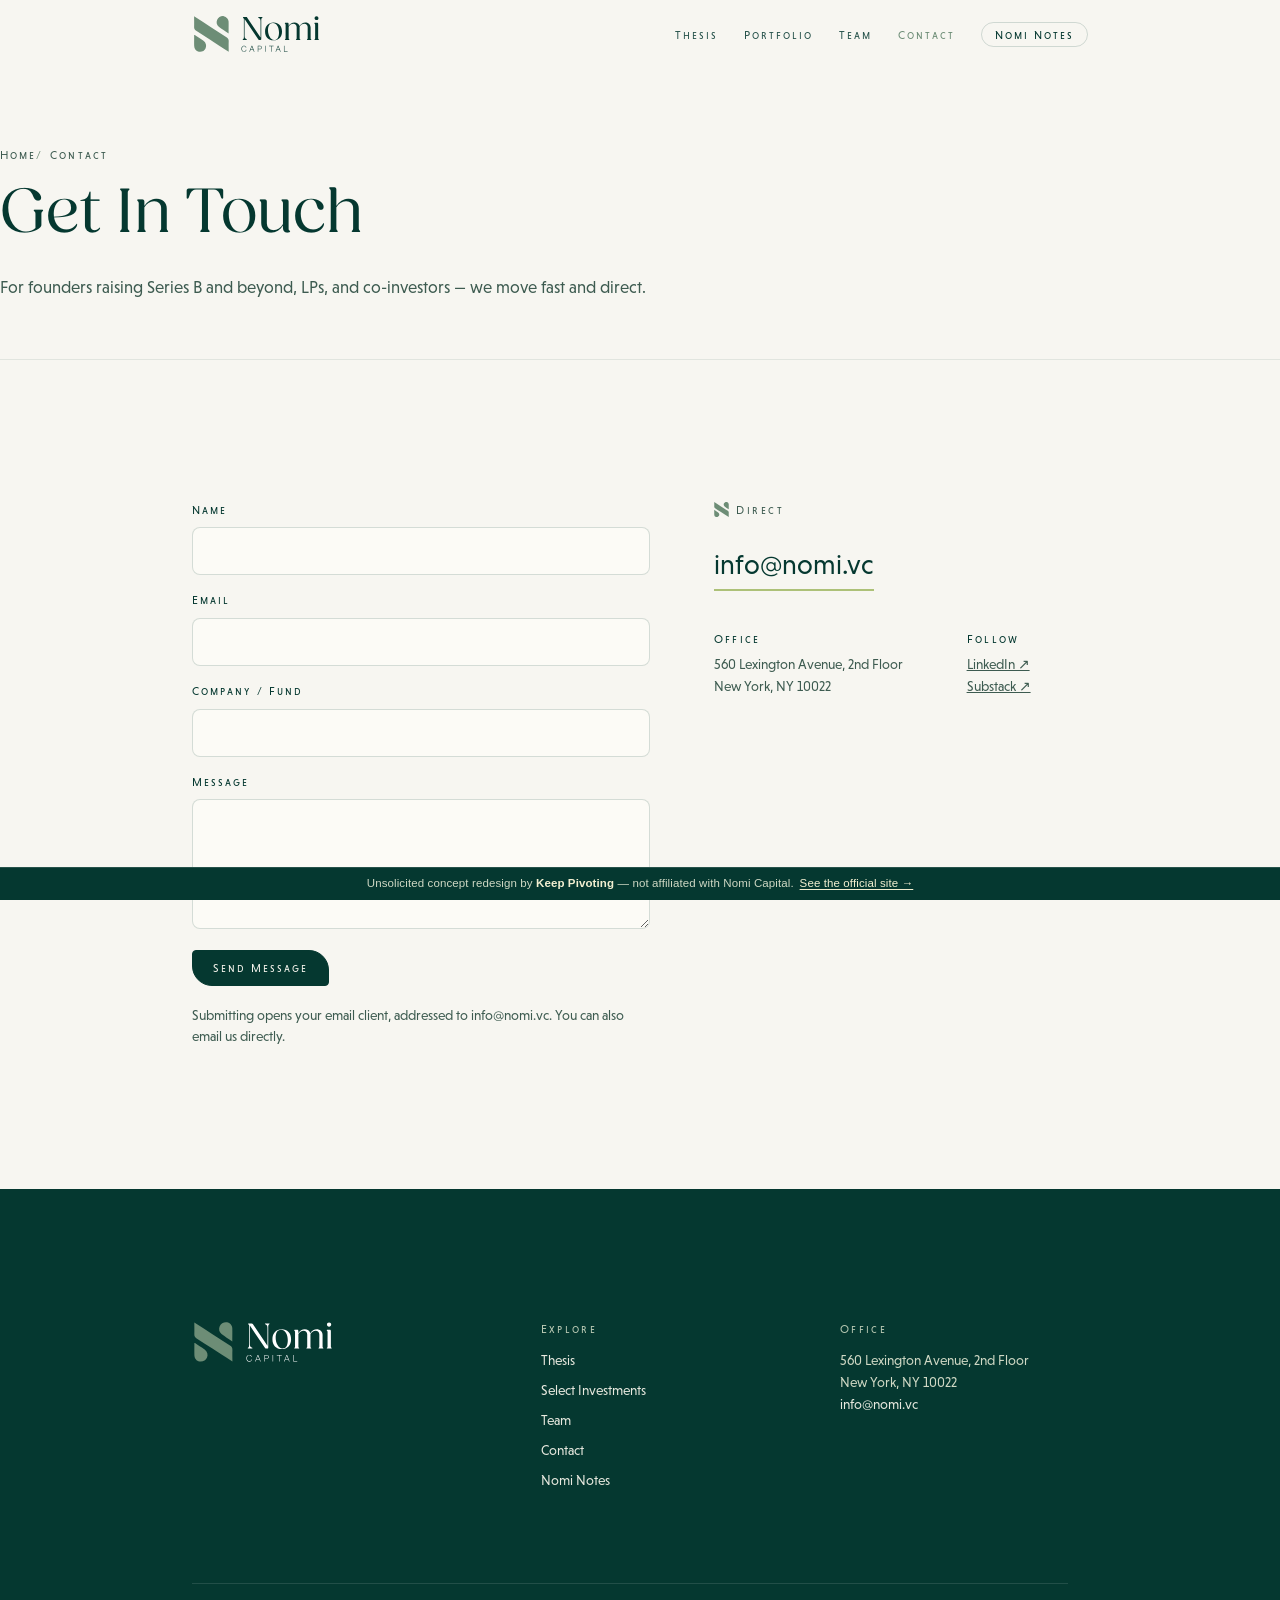
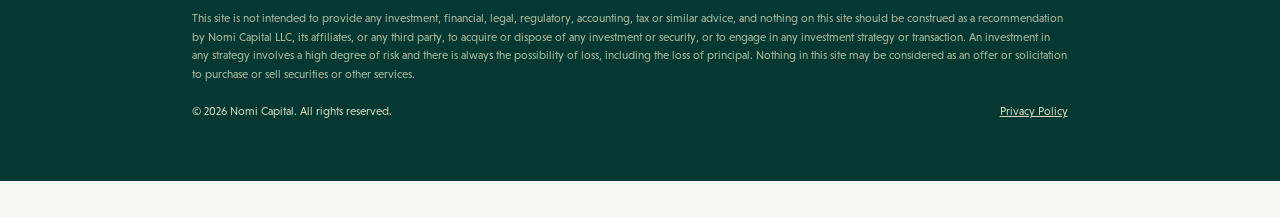
<file: contact.html>
<!DOCTYPE html>
<html lang="en">
<head>
<meta charset="UTF-8">
<meta name="viewport" content="width=device-width, initial-scale=1.0">
<title>Contact — Nomi Capital</title>
<meta name="description" content="Get in touch with Nomi Capital. info@nomi.vc · 560 Lexington Avenue, New York, NY 10022.">
<meta name="robots" content="noindex,nofollow,noarchive">
<link rel="icon" type="image/png" sizes="32x32" href="assets/brand/favicon-32.png">
<link rel="apple-touch-icon" href="assets/brand/apple-touch-icon-256.png">
<meta property="og:title" content="Contact — Nomi Capital">
<meta property="og:description" content="Get in touch with Nomi Capital. info@nomi.vc · 560 Lexington Avenue, New York, NY 10022.">
<meta property="og:image" content="assets/brand/og-image.jpg">
<link rel="stylesheet" href="assets/fonts.css">
<link rel="stylesheet" href="assets/site.css">
<script>
(function(){
  var q = new URLSearchParams(location.search);
  var H = document.documentElement;
  if(q.get('static')==='1'){ H.classList.add('static'); return; }
  if(window.matchMedia && matchMedia('(prefers-reduced-motion: reduce)').matches){ return; }
  requestAnimationFrame(function(){ requestAnimationFrame(function(){ H.classList.add('anim'); }); });
})();
</script>
</head>
<body>
<style id="varv-disclaimer-css">
  body{padding-bottom:36px}
  #varv-disclaimer{position:fixed;left:0;right:0;bottom:0;z-index:2147482000;
    display:flex;justify-content:center;align-items:center;gap:.5em;flex-wrap:wrap;
    padding:8px 16px;font-family:-apple-system,BlinkMacSystemFont,"Segoe UI",Roboto,Helvetica,Arial,sans-serif;
    font-size:11.5px;line-height:1.35;letter-spacing:.01em;
    background:#053830;color:#cfd8c4;border-top:1px solid rgba(247,246,241,.14);text-align:center}
  #varv-disclaimer a{color:#f2efd1;text-decoration:underline;text-underline-offset:2px}
  #varv-disclaimer b{color:#f2efd1;font-weight:600}
  @media(max-width:560px){#varv-disclaimer{font-size:10.5px;padding:7px 12px}body{padding-bottom:54px}}
</style>
<div id="varv-disclaimer">
  <span>Unsolicited concept redesign by <b>Keep Pivoting</b> &mdash; not affiliated with Nomi Capital.</span>
  <a href="https://www.nomi.vc" target="_blank" rel="noopener">See the official site &rarr;</a>
</div>
<nav class="nav" id="nav" aria-label="Primary">
  <a class="brand" href="index.html" aria-label="Nomi Capital — home">
    <img src="assets/brand/nomi-lockup-ink.svg" alt="Nomi Capital" width="237" height="68">
  </a>
  <ul class="nav-links">
    <li><a href="thesis.html">Thesis</a></li>
    <li><a href="portfolio.html">Portfolio</a></li>
    <li><a href="team.html">Team</a></li>
    <li><a href="contact.html" aria-current="page">Contact</a></li>
    <li class="keep"><a class="pill" href="insights.html">Nomi Notes</a></li>
  </ul>
</nav>
<header class="page-hero">
  <svg class="leafmark" viewBox="0 0 65.78 67.82" aria-hidden="true"><g fill="#6d8d76"><path d="M65.67,67.75c-12.36-8.01-23.79-15.4-35.2-22.83-8.81-5.73-17.51-11.65-26.45-17.18C.9,25.82-.13,23.61.01,20.09.27,13.83.09,7.55.09.2c10.74,6.97,20.67,13.41,30.59,19.86,10.28,6.68,20.51,13.45,30.87,20.01,2.95,1.86,4.41,3.9,4.21,7.59-.34,6.29-.09,12.61-.09,20.09Z"/><path d="M.09,34.85c6.65,4.54,12.34,8.25,17.82,12.25,4.73,3.45,6.22,9.07,4.11,13.91-2.16,4.96-7.38,7.61-12.97,6.6C3.75,66.66.22,62.33.12,56.31c-.11-6.79-.03-13.59-.03-21.46Z"/><path d="M65.63,33.14c-7.01-4.87-13.02-8.77-18.72-13.09-4.17-3.17-5.18-8.7-3.08-13.3,2.12-4.64,7.71-7.55,12.62-6.55,5.03,1.02,8.94,5.07,9.12,10.2.25,7.15.06,14.31.06,22.75h0Z"/></g></svg>
  <a class="crumb" href="index.html">Home</a><span class="crumb"><span class="sep">/</span> Contact</span>
  <h1 class="rv d1">Get in Touch</h1>
  <p class="lead rv d2">For founders raising Series B and beyond, LPs, and co-investors &mdash; we move fast and direct.</p>
</header>

<section id="reach">
  <div class="contact-grid">
    <form class="cform rv" action="mailto:info@nomi.vc" method="post" enctype="text/plain" aria-label="Contact Nomi Capital">
      <div class="cfield"><label for="cn">Name</label><input id="cn" name="Name" type="text" autocomplete="name" required></div>
      <div class="cfield"><label for="ce">Email</label><input id="ce" name="Email" type="email" autocomplete="email" required></div>
      <div class="cfield"><label for="co">Company / Fund</label><input id="co" name="Company" type="text" autocomplete="organization"></div>
      <div class="cfield"><label for="cm">Message</label><textarea id="cm" name="Message" required></textarea></div>
      <button class="btn btn-solid" type="submit">Send Message</button>
      <p class="cnote">Submitting opens your email client, addressed to info@nomi.vc. You can also email us directly.</p>
    </form>
    <div class="rv d1">
      <div class="eyebrow"><svg viewBox="0 0 65.78 67.82" aria-hidden="true"><g fill="#6d8d76"><path d="M65.67,67.75c-12.36-8.01-23.79-15.4-35.2-22.83-8.81-5.73-17.51-11.65-26.45-17.18C.9,25.82-.13,23.61.01,20.09.27,13.83.09,7.55.09.2c10.74,6.97,20.67,13.41,30.59,19.86,10.28,6.68,20.51,13.45,30.87,20.01,2.95,1.86,4.41,3.9,4.21,7.59-.34,6.29-.09,12.61-.09,20.09Z"/><path d="M.09,34.85c6.65,4.54,12.34,8.25,17.82,12.25,4.73,3.45,6.22,9.07,4.11,13.91-2.16,4.96-7.38,7.61-12.97,6.6C3.75,66.66.22,62.33.12,56.31c-.11-6.79-.03-13.59-.03-21.46Z"/><path d="M65.63,33.14c-7.01-4.87-13.02-8.77-18.72-13.09-4.17-3.17-5.18-8.7-3.08-13.3,2.12-4.64,7.71-7.55,12.62-6.55,5.03,1.02,8.94,5.07,9.12,10.2.25,7.15.06,14.31.06,22.75h0Z"/></g></svg>Direct</div>
      <a class="mail" href="mailto:info@nomi.vc" style="font-size:var(--h3);display:inline-block;border-bottom:2px solid var(--olive);text-decoration:none;padding-bottom:.1em">info@nomi.vc</a>
      <div class="addr" style="margin-top:2.4rem;display:flex;gap:clamp(24px,6vw,64px);flex-wrap:wrap;font-size:var(--small);color:var(--muted)">
        <div><b style="font-family:var(--caps);font-weight:400;font-size:var(--eyebrow);letter-spacing:.2em;display:block;margin-bottom:.5em;color:var(--ink)">Office</b>560 Lexington Avenue, 2nd Floor<br>New York, NY 10022</div>
        <div><b style="font-family:var(--caps);font-weight:400;font-size:var(--eyebrow);letter-spacing:.2em;display:block;margin-bottom:.5em;color:var(--ink)">Follow</b><a href="https://www.linkedin.com/company/nomi-capital/" target="_blank" rel="noopener" style="color:var(--muted)">LinkedIn &#8599;</a><br><a href="https://nomicapital.substack.com/" target="_blank" rel="noopener" style="color:var(--muted)">Substack &#8599;</a></div>
      </div>
    </div>
  </div>
</section>
<footer class="pagefoot">
  <svg class="leafmark" viewBox="0 0 65.78 67.82" aria-hidden="true"><g fill="#6d8d76"><path d="M65.67,67.75c-12.36-8.01-23.79-15.4-35.2-22.83-8.81-5.73-17.51-11.65-26.45-17.18C.9,25.82-.13,23.61.01,20.09.27,13.83.09,7.55.09.2c10.74,6.97,20.67,13.41,30.59,19.86,10.28,6.68,20.51,13.45,30.87,20.01,2.95,1.86,4.41,3.9,4.21,7.59-.34,6.29-.09,12.61-.09,20.09Z"/><path d="M.09,34.85c6.65,4.54,12.34,8.25,17.82,12.25,4.73,3.45,6.22,9.07,4.11,13.91-2.16,4.96-7.38,7.61-12.97,6.6C3.75,66.66.22,62.33.12,56.31c-.11-6.79-.03-13.59-.03-21.46Z"/><path d="M65.63,33.14c-7.01-4.87-13.02-8.77-18.72-13.09-4.17-3.17-5.18-8.7-3.08-13.3,2.12-4.64,7.71-7.55,12.62-6.55,5.03,1.02,8.94,5.07,9.12,10.2.25,7.15.06,14.31.06,22.75h0Z"/></g></svg>
  <div class="foot">
    <div class="col"><img class="wm" src="assets/brand/nomi-logo-white.svg" alt="Nomi Capital"></div>
    <div class="col">
      <b>Explore</b>
      <a href="thesis.html">Thesis</a>
      <a href="portfolio.html">Select Investments</a>
      <a href="team.html">Team</a>
      <a href="contact.html">Contact</a>
      <a href="insights.html">Nomi Notes</a>
    </div>
    <div class="col">
      <b>Office</b>
      <p>560 Lexington Avenue, 2nd Floor<br>New York, NY 10022<br><a href="mailto:info@nomi.vc" style="display:inline;margin-top:.6em">info@nomi.vc</a></p>
    </div>
    <div class="legal">
      This site is not intended to provide any investment, financial, legal, regulatory, accounting, tax or similar advice, and nothing on this site should be construed as a recommendation by Nomi Capital LLC, its affiliates, or any third party, to acquire or dispose of any investment or security, or to engage in any investment strategy or transaction. An investment in any strategy involves a high degree of risk and there is always the possibility of loss, including the loss of principal. Nothing in this site may be considered as an offer or solicitation to purchase or sell securities or other services.
      <div class="row">
        <span>&copy; 2026 Nomi Capital. All rights reserved.</span>
        <a href="https://www.nomi.vc/privacy-policy" target="_blank" rel="noopener">Privacy Policy</a>
      </div>
    </div>
  </div>
</footer>
<style id="varv-popup-css">
  /* Default resting state = HIDDEN & static. The visible state lives only under
     #varv-popup.is-open, so headless/static renders are deterministic. */
  #varv-popup{
    position:fixed;
    right:20px; bottom:46px;
    z-index:2147483000;              /* above content + disclaimer strip, below nothing of ours */
    width:340px; max-width:calc(100vw - 32px);
    box-sizing:border-box;
    opacity:0; visibility:hidden; pointer-events:none;
    transform:translateY(14px);
    /* neutral, palette-aware surface — sits on light or dark pages */
    color:#14151a;
    background:rgba(252,252,251,.94);
    -webkit-backdrop-filter:saturate(1.1) blur(8px); backdrop-filter:saturate(1.1) blur(8px);
    border:1px solid rgba(20,21,26,.14);
    border-radius:16px;
    box-shadow:0 18px 50px -12px rgba(15,16,20,.34), 0 2px 8px -2px rgba(15,16,20,.18);
    font-family:-apple-system,BlinkMacSystemFont,"Segoe UI",Inter,Roboto,Helvetica,Arial,sans-serif;
    -webkit-font-smoothing:antialiased;
    overflow:hidden;
  }
  /* subtle slide + fade — the ONLY motion, and it is transition-based (no rAF) */
  #varv-popup.is-open{
    opacity:1; visibility:visible; pointer-events:auto;
    transform:translateY(0);
    transition:opacity .5s ease, transform .5s cubic-bezier(.22,.61,.36,1);
  }
  /* STATIC MODE: snap, never animate */
  #varv-popup.varv-static{ transition:none !important; }
  #varv-popup.varv-static.is-open{ transition:none !important; }
  @media (prefers-reduced-motion:reduce){
    #varv-popup, #varv-popup.is-open{ transition:none !important; }
  }

  #varv-popup .vp-inner{ padding:14px 14px 16px; }

  /* --- (1) video --- */
  #varv-popup .vp-media{
    position:relative; margin:0 0 12px;
    border-radius:11px; overflow:hidden;
    background:rgba(20,21,26,.06);
    aspect-ratio:16/10;
  }
  #varv-popup .vp-media video{
    display:block; width:100%; height:100%;
    object-fit:cover; cursor:pointer; background:#0c0d10;
  }
  #varv-popup .vp-unmute{
    position:absolute; left:8px; bottom:8px;
    display:inline-flex; align-items:center; gap:5px;
    padding:5px 9px; border-radius:999px;
    font-size:11px; font-weight:600; letter-spacing:.01em;
    color:#fff; background:rgba(12,13,16,.62);
    -webkit-backdrop-filter:blur(4px); backdrop-filter:blur(4px);
    cursor:pointer; user-select:none; border:0;
  }
  #varv-popup .vp-unmute[hidden]{ display:none; }

  /* --- (2) tagline --- */
  #varv-popup .vp-tag{
    margin:0 2px 12px; font-size:14px; line-height:1.4; font-weight:560;
    letter-spacing:-.005em; color:inherit;
  }

  /* --- (3) three AI launch buttons --- */
  #varv-popup .vp-ai{ display:grid; gap:7px; margin:0 0 11px; }
  #varv-popup .vp-ai a{
    display:flex; align-items:center; justify-content:center; gap:8px;
    text-decoration:none; text-align:center;
    padding:10px 12px; border-radius:10px;
    font-size:13px; font-weight:600; letter-spacing:-.005em;
    color:inherit;
    background:rgba(20,21,26,.035);
    border:1px solid rgba(20,21,26,.16);
    transition:background .15s ease, border-color .15s ease, transform .05s ease;
  }
  #varv-popup .vp-ai a:hover{ background:rgba(20,21,26,.075); border-color:rgba(20,21,26,.3); }
  #varv-popup .vp-ai a:active{ transform:translateY(.5px); }
  #varv-popup.varv-static .vp-ai a{ transition:none; }
  #varv-popup .vp-ai .vp-dot{ width:7px; height:7px; border-radius:50%; flex:none; }

  /* --- (4) primary book CTA (north star) --- */
  #varv-popup .vp-book{
    display:flex; align-items:center; justify-content:center; gap:6px;
    text-decoration:none; text-align:center;
    padding:12px 14px; border-radius:11px;
    font-size:14px; font-weight:700; letter-spacing:-.01em;
    color:#fcfcfb; background:#14151a;
    border:1px solid #14151a;
    transition:opacity .15s ease, transform .05s ease;
  }
  #varv-popup .vp-book:hover{ opacity:.9; }
  #varv-popup .vp-book:active{ transform:translateY(.5px); }
  #varv-popup.varv-static .vp-book{ transition:none; }

  /* --- close (X) --- */
  #varv-popup .vp-close{
    position:absolute; top:8px; right:8px; z-index:2;
    width:28px; height:28px; padding:0;
    display:flex; align-items:center; justify-content:center;
    border-radius:50%; cursor:pointer;
    color:#fff; background:rgba(12,13,16,.5);
    border:0; font-size:15px; line-height:1;
  }
  #varv-popup .vp-close:hover{ background:rgba(12,13,16,.72); }

  #varv-popup a:focus-visible,
  #varv-popup button:focus-visible,
  #varv-popup video:focus-visible{
    outline:2px solid #4f7cff; outline-offset:2px;
  }

  /* --- dark-page adaptation --- */
  @media (prefers-color-scheme:dark){
    #varv-popup{
      color:#f2f3f5;
      background:rgba(24,25,29,.92);
      border-color:rgba(255,255,255,.14);
      box-shadow:0 18px 50px -12px rgba(0,0,0,.6), 0 2px 8px -2px rgba(0,0,0,.4);
    }
    #varv-popup .vp-media{ background:rgba(255,255,255,.05); }
    #varv-popup .vp-ai a{ background:rgba(255,255,255,.05); border-color:rgba(255,255,255,.18); }
    #varv-popup .vp-ai a:hover{ background:rgba(255,255,255,.1); border-color:rgba(255,255,255,.34); }
    #varv-popup .vp-book{ color:#14151a; background:#f2f3f5; border-color:#f2f3f5; }
  }

  @media (max-width:400px){
    #varv-popup{ right:12px; left:12px; bottom:60px; width:auto; }
  }
</style>

<!-- ===== (markup: paste before </body>) ===== -->
<div id="varv-popup" role="dialog" aria-label="A note from Keep Pivoting" aria-live="polite">
  <button type="button" class="vp-close" aria-label="Dismiss">&times;</button>
  <div class="vp-inner">
    <!-- (1) Moksh talking-head video, tap to unmute -->
    <div class="vp-media">
      <!-- NO autoplay/loop attrs: playback is JS-driven and SKIPPED in static/
           reduced-motion mode, so the poster stays frozen for headless QA. -->
      <video muted playsinline preload="metadata"
             poster="assets/brand/og-image.jpg"
             aria-label="A short intro from Moksh at Keep Pivoting"></video>
      <button type="button" class="vp-unmute" aria-label="Unmute video">
        <span aria-hidden="true">&#128266;</span> Tap for sound
      </button>
    </div>

    <!-- (2) tagline -->
    <p class="vp-tag">Don&rsquo;t take our word for it &mdash; ask your AI which site wins you business.</p>

    <!-- (3) three AI launch buttons (hrefs built in JS at load) -->
    <div class="vp-ai">
      <a id="vp-chatgpt" href="#" target="_blank" rel="noopener">
        <span class="vp-dot" style="background:#10a37f"></span> Ask ChatGPT
      </a>
      <a id="vp-claude" href="#" target="_blank" rel="noopener">
        <span class="vp-dot" style="background:#d97757"></span> Ask Claude
      </a>
      <a id="vp-perplexity" href="#" target="_blank" rel="noopener">
        <span class="vp-dot" style="background:#20b8cd"></span> Ask Perplexity
      </a>
    </div>

    <!-- (4) primary CTA — the north-star booked call -->
    <a class="vp-book" href="https://cal.com/keep-pivoting/30min" target="_blank" rel="noopener">Book a call &rarr;</a>
  </div>
</div>

<!-- ===== (behaviour: paste before </body>) ===== -->
<script id="varv-popup-js">
(function(){
  "use strict";
  var el = document.getElementById('varv-popup');
  if(!el) return;

  /* ---- static / reduced-motion detection (no rAF anywhere) ---- */
  var qStatic = false;
  try{ qStatic = new URLSearchParams(location.search).get('static') === '1'; }catch(e){}
  var reduce = false;
  try{ reduce = window.matchMedia('(prefers-reduced-motion: reduce)').matches; }catch(e){}
  var STATIC = qStatic || reduce;
  if(STATIC) el.classList.add('varv-static');

  /* ---- 30-day dismissal memory ---- */
  var KEY = 'varv_popup_dismissed_v4';
  var TTL = 30 * 24 * 60 * 60 * 1000;
  function dismissedRecently(){
    try{
      var t = parseInt(localStorage.getItem(KEY), 10);
      return t && (Date.now() - t) < TTL;
    }catch(e){ return false; }
  }
  if(dismissedRecently()) return;   /* suppressed entirely */

  /* ---- build the v4 prompt (popup/prompt-v4.md, fields already filled) ---- */
  var VARV_PROMPT =
"I'm Jason, Founder & Managing Partner at Nomi Capital. Compare strictly these two websites and nothing else — my current site: https://www.nomi.vc — and a redesign an agency built for me, unsolicited, as a working demo: https://angaramoksh-a11y.github.io/nomi-capital/. Actually open and read both before you answer.\n\n\
Step 1 — the comparison. Present it as one table and nothing else yet. Rows: what a founder deciding whether to pitch me sees · what an LP doing quiet diligence sees · what an AI answering a question about my firm sees · what staying on my current site costs me over the next 12 months. Be blunt in every cell — no hedging, no praise padding.\n\n\
Step 2 — stop and make it about me. Do not give a verdict yet. Instead ask me: \"What do you most want this site to do for Nomi Capital over the next 12 months?\" — then, using what you actually saw on my two sites, give me exactly 4 numbered options tailored to my firm (not generic — each one grounded in my real thesis, stage, portfolio, or audience). Tell me to reply with the number that fits best. Then wait for my answer.\n\n\
Step 3 — branch on my pick. Once I reply, continue for the goal I chose: give me a straight verdict on whether my current site serves that specific goal, what the redesign does differently for it, and the two or three highest-leverage things that goal actually needs. A recommendation against my goal, not a checklist.\n\n\
Step 4 — the close. End by telling me plainly whether a 15-minute call with the team that built the demo is worth my time for the goal I picked, and what they'd concretely help me do. If it's worth it, say so directly.";

  var q = encodeURIComponent(VARV_PROMPT);
  var set = function(id, base){ var a = document.getElementById(id); if(a) a.href = base + q; };
  set('vp-chatgpt',    'https://chatgpt.com/?q=');
  set('vp-claude',     'https://claude.ai/new?q=');
  set('vp-perplexity', 'https://www.perplexity.ai/search?q=');

  /* ---- video: tap-to-unmute ---- */
  var video  = el.querySelector('.vp-media video');
  var unmute = el.querySelector('.vp-unmute');
  function doUnmute(){
    if(!video) return;
    try{ video.muted = false; video.volume = 1; var p = video.play(); if(p && p.catch) p.catch(function(){}); }catch(e){}
    if(unmute) unmute.hidden = true;
  }
  if(video) video.addEventListener('click', doUnmute);
  if(unmute) unmute.addEventListener('click', function(e){ e.stopPropagation(); doUnmute(); });

  /* ---- focus trap (only while open) ---- */
  function focusables(){
    return Array.prototype.slice.call(
      el.querySelectorAll('a[href], button:not([hidden]), video, [tabindex]:not([tabindex="-1"])')
    ).filter(function(n){ return n.offsetParent !== null || n === document.activeElement; });
  }
  function onKeydown(e){
    if(e.key === 'Escape'){ close(); return; }
    if(e.key !== 'Tab') return;
    var f = focusables(); if(!f.length) return;
    var first = f[0], last = f[f.length - 1];
    if(e.shiftKey && document.activeElement === first){ e.preventDefault(); last.focus(); }
    else if(!e.shiftKey && document.activeElement === last){ e.preventDefault(); first.focus(); }
  }

  /* ---- click-away (spec's "backdrop-click"): dismiss on any click outside the
          card. No page-blocking backdrop element, so the hero/nav/first CTA are
          never covered. ---- */
  function onDocClick(e){ if(el.classList.contains('is-open') && !el.contains(e.target)) close(); }

  var opened = false;
  function open(){
    if(opened) return; opened = true;
    el.classList.add('is-open');
    /* start muted playback ONLY in motion mode; static/reduced-motion keeps the
       frozen poster (no autoplay, no loop) so headless snapshots are deterministic */
    if(video && !STATIC){ try{ var pp = video.play(); if(pp && pp.catch) pp.catch(function(){}); }catch(e){} }
    document.addEventListener('keydown', onKeydown, true);
    /* delay the click-away bind a tick so the opening interaction can't self-close */
    setTimeout(function(){ document.addEventListener('click', onDocClick, true); }, 0);
    var c = el.querySelector('.vp-close'); if(c) c.focus();
  }
  function close(){
    el.classList.remove('is-open');
    document.removeEventListener('keydown', onKeydown, true);
    document.removeEventListener('click', onDocClick, true);
    try{ localStorage.setItem(KEY, String(Date.now())); }catch(e){}
  }
  var closeBtn = el.querySelector('.vp-close');
  if(closeBtn) closeBtn.addEventListener('click', close);

  /* ---- reveal timing ---- */
  if(STATIC){
    /* deterministic for headless QA: shown immediately, no timer, no animation */
    open();
  }else{
    /* ~10s after first meaningful paint — plain timer, never on load, no rAF */
    setTimeout(open, 10000);
  }
})();
</script>
<script>
(function(){
  var q = new URLSearchParams(location.search);
  var H = document.documentElement;

  /* error net: never strand a hidden page */
  window.addEventListener('error', function(){ H.classList.remove('anim');
    document.querySelectorAll('.rv').forEach(function(el){ el.classList.add('in'); }); });

  /* ?shift=N deep-capture */
  var shift = parseInt(q.get('shift')||'0',10);
  if(shift>0){
    document.body.style.transform = 'translateY(-'+shift+'px)';
    var nv = document.getElementById('nav'); if(nv){ nv.style.position='absolute'; }
    document.querySelectorAll('img[loading=lazy]').forEach(function(i){ i.loading='eager'; });
    document.querySelectorAll('.rv').forEach(function(el){ el.classList.add('in'); });
  }
  if(q.get('static')==='1'){
    document.querySelectorAll('.rv').forEach(function(el){ el.classList.add('in'); });
    return;
  }

  /* nav scroll state */
  var nav = document.getElementById('nav');
  function navState(){ nav.classList.toggle('scrolled', (window.scrollY||0) > 8); }
  window.addEventListener('scroll', navState, {passive:true}); navState();

  /* reveals: IO + idempotent sweep (preview IO is unreliable after programmatic scroll) */
  var pending = Array.prototype.slice.call(document.querySelectorAll('.rv'));
  function sweep(){
    if(!H.classList.contains('anim')){ pending.forEach(function(el){ el.classList.add('in'); }); pending.length=0; return; }
    for(var i=pending.length-1; i>=0; i--){
      var r = pending[i].getBoundingClientRect();
      if(r.top < innerHeight*0.92){ pending[i].classList.add('in'); pending.splice(i,1); }
    }
  }
  if('IntersectionObserver' in window){
    var io = new IntersectionObserver(function(es){
      es.forEach(function(e){ if(e.isIntersecting){ e.target.classList.add('in');
        var ix = pending.indexOf(e.target); if(ix>-1) pending.splice(ix,1); io.unobserve(e.target); } });
    }, {rootMargin:'0px 0px -8% 0px'});
    pending.forEach(function(el){ io.observe(el); });
  }
  window.addEventListener('scroll', sweep, {passive:true});
  window.addEventListener('resize', sweep);
  requestAnimationFrame(function(){ requestAnimationFrame(sweep); });

  /* count-ups: final numbers ship in markup; animate (clamped) only after FIRST real input */
  var counted = false;
  function countUp(){
    if(counted || !H.classList.contains('anim')) return; counted = true;
    document.querySelectorAll('.cnt').forEach(function(el){
      var v = parseInt(el.getAttribute('data-v'),10), t0 = null;
      function step(ts){ if(t0===null) t0 = ts;
        var p = Math.min((ts-t0)/900, 1); p = 1-Math.pow(1-p,3);
        el.textContent = Math.round(v*p);
        if(p<1) requestAnimationFrame(step); else el.textContent = v; }
      el.textContent = '0'; requestAnimationFrame(step);
    });
  }
  ['pointermove','scroll','keydown','touchstart'].forEach(function(ev){
    window.addEventListener(ev, countUp, {once:true, passive:true});
  });
})();
</script>
</body>
</html>
</file>
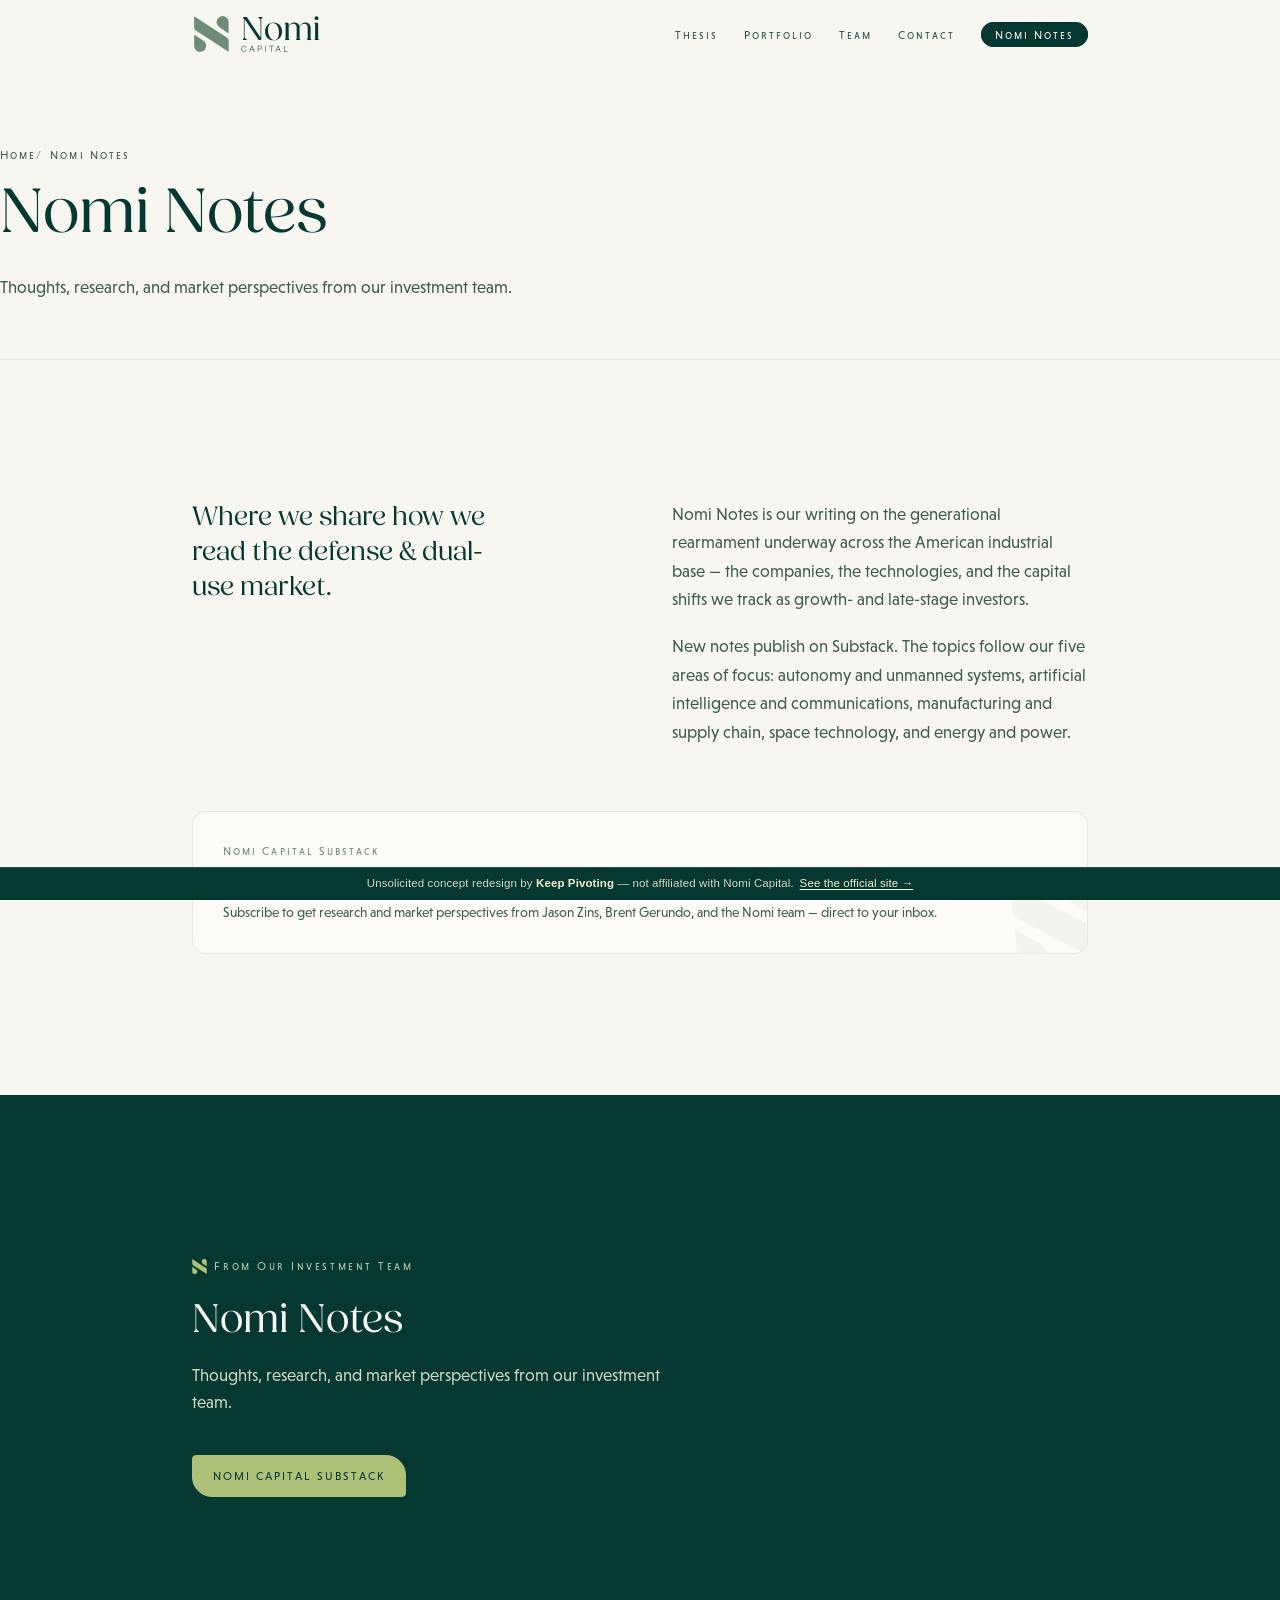
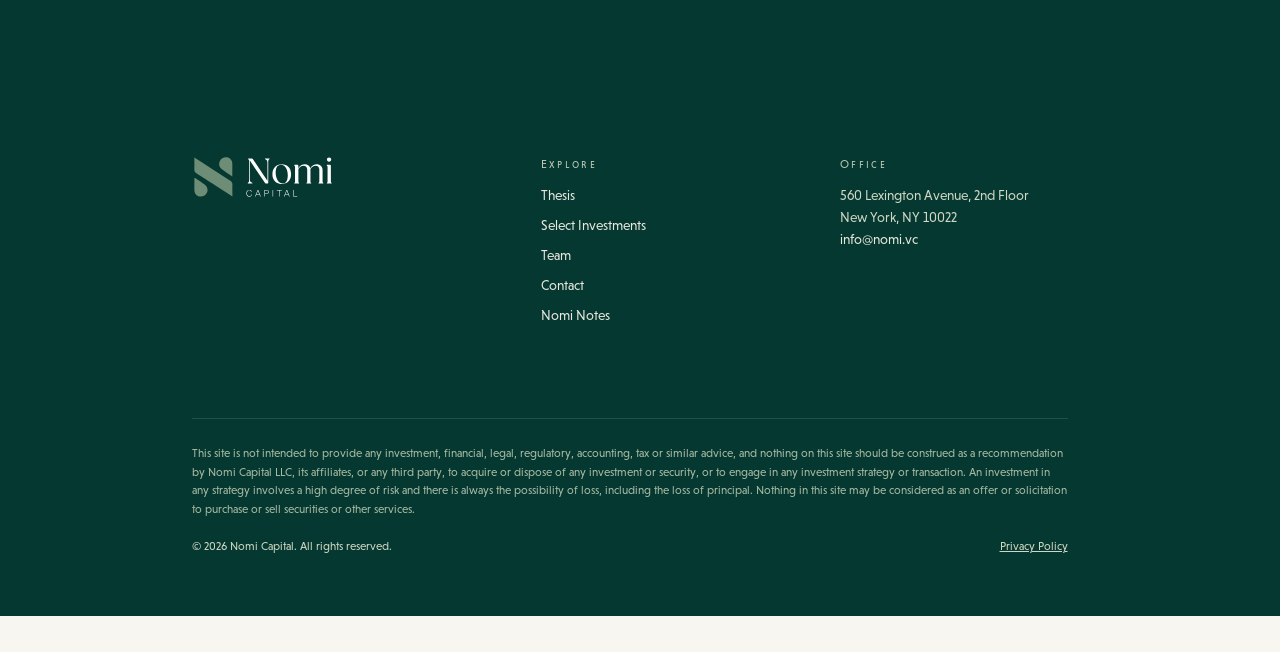
<file: insights.html>
<!DOCTYPE html>
<html lang="en">
<head>
<meta charset="UTF-8">
<meta name="viewport" content="width=device-width, initial-scale=1.0">
<title>Nomi Notes — Nomi Capital</title>
<meta name="description" content="Thoughts, research, and market perspectives from the Nomi Capital investment team, on Substack.">
<meta name="robots" content="noindex,nofollow,noarchive">
<link rel="icon" type="image/png" sizes="32x32" href="assets/brand/favicon-32.png">
<link rel="apple-touch-icon" href="assets/brand/apple-touch-icon-256.png">
<meta property="og:title" content="Nomi Notes — Nomi Capital">
<meta property="og:description" content="Thoughts, research, and market perspectives from the Nomi Capital investment team, on Substack.">
<meta property="og:image" content="assets/brand/og-image.jpg">
<link rel="stylesheet" href="assets/fonts.css">
<link rel="stylesheet" href="assets/site.css">
<script>
(function(){
  var q = new URLSearchParams(location.search);
  var H = document.documentElement;
  if(q.get('static')==='1'){ H.classList.add('static'); return; }
  if(window.matchMedia && matchMedia('(prefers-reduced-motion: reduce)').matches){ return; }
  requestAnimationFrame(function(){ requestAnimationFrame(function(){ H.classList.add('anim'); }); });
})();
</script>
</head>
<body>
<style id="varv-disclaimer-css">
  body{padding-bottom:36px}
  #varv-disclaimer{position:fixed;left:0;right:0;bottom:0;z-index:2147482000;
    display:flex;justify-content:center;align-items:center;gap:.5em;flex-wrap:wrap;
    padding:8px 16px;font-family:-apple-system,BlinkMacSystemFont,"Segoe UI",Roboto,Helvetica,Arial,sans-serif;
    font-size:11.5px;line-height:1.35;letter-spacing:.01em;
    background:#053830;color:#cfd8c4;border-top:1px solid rgba(247,246,241,.14);text-align:center}
  #varv-disclaimer a{color:#f2efd1;text-decoration:underline;text-underline-offset:2px}
  #varv-disclaimer b{color:#f2efd1;font-weight:600}
  @media(max-width:560px){#varv-disclaimer{font-size:10.5px;padding:7px 12px}body{padding-bottom:54px}}
</style>
<div id="varv-disclaimer">
  <span>Unsolicited concept redesign by <b>Keep Pivoting</b> &mdash; not affiliated with Nomi Capital.</span>
  <a href="https://www.nomi.vc" target="_blank" rel="noopener">See the official site &rarr;</a>
</div>
<nav class="nav" id="nav" aria-label="Primary">
  <a class="brand" href="index.html" aria-label="Nomi Capital — home">
    <img src="assets/brand/nomi-lockup-ink.svg" alt="Nomi Capital" width="237" height="68">
  </a>
  <ul class="nav-links">
    <li><a href="thesis.html">Thesis</a></li>
    <li><a href="portfolio.html">Portfolio</a></li>
    <li><a href="team.html">Team</a></li>
    <li><a href="contact.html">Contact</a></li>
    <li class="keep"><a class="pill" href="insights.html" aria-current="page">Nomi Notes</a></li>
  </ul>
</nav>
<header class="page-hero">
  <svg class="leafmark" viewBox="0 0 65.78 67.82" aria-hidden="true"><g fill="#6d8d76"><path d="M65.67,67.75c-12.36-8.01-23.79-15.4-35.2-22.83-8.81-5.73-17.51-11.65-26.45-17.18C.9,25.82-.13,23.61.01,20.09.27,13.83.09,7.55.09.2c10.74,6.97,20.67,13.41,30.59,19.86,10.28,6.68,20.51,13.45,30.87,20.01,2.95,1.86,4.41,3.9,4.21,7.59-.34,6.29-.09,12.61-.09,20.09Z"/><path d="M.09,34.85c6.65,4.54,12.34,8.25,17.82,12.25,4.73,3.45,6.22,9.07,4.11,13.91-2.16,4.96-7.38,7.61-12.97,6.6C3.75,66.66.22,62.33.12,56.31c-.11-6.79-.03-13.59-.03-21.46Z"/><path d="M65.63,33.14c-7.01-4.87-13.02-8.77-18.72-13.09-4.17-3.17-5.18-8.7-3.08-13.3,2.12-4.64,7.71-7.55,12.62-6.55,5.03,1.02,8.94,5.07,9.12,10.2.25,7.15.06,14.31.06,22.75h0Z"/></g></svg>
  <a class="crumb" href="index.html">Home</a><span class="crumb"><span class="sep">/</span> Nomi Notes</span>
  <h1 class="rv d1">Nomi Notes</h1>
  <p class="lead rv d2">Thoughts, research, and market perspectives from our investment team.</p>
</header>

<section id="notes-body">
  <div class="tw">
    <div class="k rv">Where we share how we read the defense &amp; dual-use market.</div>
    <div class="prose rv d1">
      <p>Nomi Notes is our writing on the generational rearmament underway across the American industrial base &mdash; the companies, the technologies, and the capital shifts we track as growth- and late-stage investors.</p>
      <p>New notes publish on Substack. The topics follow our five areas of focus: autonomy and unmanned systems, artificial intelligence and communications, manufacturing and supply chain, space technology, and energy and power.</p>
    </div>
  </div>

  <a class="note-card rv d1" href="https://nomicapital.substack.com/" target="_blank" rel="noopener" style="margin-top:clamp(40px,5vw,64px)">
    <div class="k">Nomi Capital Substack</div>
    <h3>Read Nomi Notes on Substack</h3>
    <p>Subscribe to get research and market perspectives from Jason Zins, Brent Gerundo, and the Nomi team &mdash; direct to your inbox.</p>
  </a>
</section>

<section class="notes" id="subscribe">
  <svg class="leafmark" viewBox="0 0 65.78 67.82" aria-hidden="true"><g fill="#adc178"><path d="M65.67,67.75c-12.36-8.01-23.79-15.4-35.2-22.83-8.81-5.73-17.51-11.65-26.45-17.18C.9,25.82-.13,23.61.01,20.09.27,13.83.09,7.55.09.2c10.74,6.97,20.67,13.41,30.59,19.86,10.28,6.68,20.51,13.45,30.87,20.01,2.95,1.86,4.41,3.9,4.21,7.59-.34,6.29-.09,12.61-.09,20.09Z"/><path d="M.09,34.85c6.65,4.54,12.34,8.25,17.82,12.25,4.73,3.45,6.22,9.07,4.11,13.91-2.16,4.96-7.38,7.61-12.97,6.6C3.75,66.66.22,62.33.12,56.31c-.11-6.79-.03-13.59-.03-21.46Z"/><path d="M65.63,33.14c-7.01-4.87-13.02-8.77-18.72-13.09-4.17-3.17-5.18-8.7-3.08-13.3,2.12-4.64,7.71-7.55,12.62-6.55,5.03,1.02,8.94,5.07,9.12,10.2.25,7.15.06,14.31.06,22.75h0Z"/></g></svg>
  <div class="eyebrow rv"><svg viewBox="0 0 65.78 67.82" aria-hidden="true"><g fill="#adc178"><path d="M65.67,67.75c-12.36-8.01-23.79-15.4-35.2-22.83-8.81-5.73-17.51-11.65-26.45-17.18C.9,25.82-.13,23.61.01,20.09.27,13.83.09,7.55.09.2c10.74,6.97,20.67,13.41,30.59,19.86,10.28,6.68,20.51,13.45,30.87,20.01,2.95,1.86,4.41,3.9,4.21,7.59-.34,6.29-.09,12.61-.09,20.09Z"/><path d="M.09,34.85c6.65,4.54,12.34,8.25,17.82,12.25,4.73,3.45,6.22,9.07,4.11,13.91-2.16,4.96-7.38,7.61-12.97,6.6C3.75,66.66.22,62.33.12,56.31c-.11-6.79-.03-13.59-.03-21.46Z"/><path d="M65.63,33.14c-7.01-4.87-13.02-8.77-18.72-13.09-4.17-3.17-5.18-8.7-3.08-13.3,2.12-4.64,7.71-7.55,12.62-6.55,5.03,1.02,8.94,5.07,9.12,10.2.25,7.15.06,14.31.06,22.75h0Z"/></g></svg>From Our Investment Team</div>
  <h2 class="rv d1">Nomi Notes</h2>
  <p class="rv d2">Thoughts, research, and market perspectives from our investment team.</p>
  <a class="btn btn-sub rv d3" href="https://nomicapital.substack.com/" target="_blank" rel="noopener">NOMI CAPITAL SUBSTACK</a>
</section>
<footer class="pagefoot">
  <svg class="leafmark" viewBox="0 0 65.78 67.82" aria-hidden="true"><g fill="#6d8d76"><path d="M65.67,67.75c-12.36-8.01-23.79-15.4-35.2-22.83-8.81-5.73-17.51-11.65-26.45-17.18C.9,25.82-.13,23.61.01,20.09.27,13.83.09,7.55.09.2c10.74,6.97,20.67,13.41,30.59,19.86,10.28,6.68,20.51,13.45,30.87,20.01,2.95,1.86,4.41,3.9,4.21,7.59-.34,6.29-.09,12.61-.09,20.09Z"/><path d="M.09,34.85c6.65,4.54,12.34,8.25,17.82,12.25,4.73,3.45,6.22,9.07,4.11,13.91-2.16,4.96-7.38,7.61-12.97,6.6C3.75,66.66.22,62.33.12,56.31c-.11-6.79-.03-13.59-.03-21.46Z"/><path d="M65.63,33.14c-7.01-4.87-13.02-8.77-18.72-13.09-4.17-3.17-5.18-8.7-3.08-13.3,2.12-4.64,7.71-7.55,12.62-6.55,5.03,1.02,8.94,5.07,9.12,10.2.25,7.15.06,14.31.06,22.75h0Z"/></g></svg>
  <div class="foot">
    <div class="col"><img class="wm" src="assets/brand/nomi-logo-white.svg" alt="Nomi Capital"></div>
    <div class="col">
      <b>Explore</b>
      <a href="thesis.html">Thesis</a>
      <a href="portfolio.html">Select Investments</a>
      <a href="team.html">Team</a>
      <a href="contact.html">Contact</a>
      <a href="insights.html">Nomi Notes</a>
    </div>
    <div class="col">
      <b>Office</b>
      <p>560 Lexington Avenue, 2nd Floor<br>New York, NY 10022<br><a href="mailto:info@nomi.vc" style="display:inline;margin-top:.6em">info@nomi.vc</a></p>
    </div>
    <div class="legal">
      This site is not intended to provide any investment, financial, legal, regulatory, accounting, tax or similar advice, and nothing on this site should be construed as a recommendation by Nomi Capital LLC, its affiliates, or any third party, to acquire or dispose of any investment or security, or to engage in any investment strategy or transaction. An investment in any strategy involves a high degree of risk and there is always the possibility of loss, including the loss of principal. Nothing in this site may be considered as an offer or solicitation to purchase or sell securities or other services.
      <div class="row">
        <span>&copy; 2026 Nomi Capital. All rights reserved.</span>
        <a href="https://www.nomi.vc/privacy-policy" target="_blank" rel="noopener">Privacy Policy</a>
      </div>
    </div>
  </div>
</footer>
<style id="varv-popup-css">
  /* Default resting state = HIDDEN & static. The visible state lives only under
     #varv-popup.is-open, so headless/static renders are deterministic. */
  #varv-popup{
    position:fixed;
    right:20px; bottom:46px;
    z-index:2147483000;              /* above content + disclaimer strip, below nothing of ours */
    width:340px; max-width:calc(100vw - 32px);
    box-sizing:border-box;
    opacity:0; visibility:hidden; pointer-events:none;
    transform:translateY(14px);
    /* neutral, palette-aware surface — sits on light or dark pages */
    color:#14151a;
    background:rgba(252,252,251,.94);
    -webkit-backdrop-filter:saturate(1.1) blur(8px); backdrop-filter:saturate(1.1) blur(8px);
    border:1px solid rgba(20,21,26,.14);
    border-radius:16px;
    box-shadow:0 18px 50px -12px rgba(15,16,20,.34), 0 2px 8px -2px rgba(15,16,20,.18);
    font-family:-apple-system,BlinkMacSystemFont,"Segoe UI",Inter,Roboto,Helvetica,Arial,sans-serif;
    -webkit-font-smoothing:antialiased;
    overflow:hidden;
  }
  /* subtle slide + fade — the ONLY motion, and it is transition-based (no rAF) */
  #varv-popup.is-open{
    opacity:1; visibility:visible; pointer-events:auto;
    transform:translateY(0);
    transition:opacity .5s ease, transform .5s cubic-bezier(.22,.61,.36,1);
  }
  /* STATIC MODE: snap, never animate */
  #varv-popup.varv-static{ transition:none !important; }
  #varv-popup.varv-static.is-open{ transition:none !important; }
  @media (prefers-reduced-motion:reduce){
    #varv-popup, #varv-popup.is-open{ transition:none !important; }
  }

  #varv-popup .vp-inner{ padding:14px 14px 16px; }

  /* --- (1) video --- */
  #varv-popup .vp-media{
    position:relative; margin:0 0 12px;
    border-radius:11px; overflow:hidden;
    background:rgba(20,21,26,.06);
    aspect-ratio:16/10;
  }
  #varv-popup .vp-media video{
    display:block; width:100%; height:100%;
    object-fit:cover; cursor:pointer; background:#0c0d10;
  }
  #varv-popup .vp-unmute{
    position:absolute; left:8px; bottom:8px;
    display:inline-flex; align-items:center; gap:5px;
    padding:5px 9px; border-radius:999px;
    font-size:11px; font-weight:600; letter-spacing:.01em;
    color:#fff; background:rgba(12,13,16,.62);
    -webkit-backdrop-filter:blur(4px); backdrop-filter:blur(4px);
    cursor:pointer; user-select:none; border:0;
  }
  #varv-popup .vp-unmute[hidden]{ display:none; }

  /* --- (2) tagline --- */
  #varv-popup .vp-tag{
    margin:0 2px 12px; font-size:14px; line-height:1.4; font-weight:560;
    letter-spacing:-.005em; color:inherit;
  }

  /* --- (3) three AI launch buttons --- */
  #varv-popup .vp-ai{ display:grid; gap:7px; margin:0 0 11px; }
  #varv-popup .vp-ai a{
    display:flex; align-items:center; justify-content:center; gap:8px;
    text-decoration:none; text-align:center;
    padding:10px 12px; border-radius:10px;
    font-size:13px; font-weight:600; letter-spacing:-.005em;
    color:inherit;
    background:rgba(20,21,26,.035);
    border:1px solid rgba(20,21,26,.16);
    transition:background .15s ease, border-color .15s ease, transform .05s ease;
  }
  #varv-popup .vp-ai a:hover{ background:rgba(20,21,26,.075); border-color:rgba(20,21,26,.3); }
  #varv-popup .vp-ai a:active{ transform:translateY(.5px); }
  #varv-popup.varv-static .vp-ai a{ transition:none; }
  #varv-popup .vp-ai .vp-dot{ width:7px; height:7px; border-radius:50%; flex:none; }

  /* --- (4) primary book CTA (north star) --- */
  #varv-popup .vp-book{
    display:flex; align-items:center; justify-content:center; gap:6px;
    text-decoration:none; text-align:center;
    padding:12px 14px; border-radius:11px;
    font-size:14px; font-weight:700; letter-spacing:-.01em;
    color:#fcfcfb; background:#14151a;
    border:1px solid #14151a;
    transition:opacity .15s ease, transform .05s ease;
  }
  #varv-popup .vp-book:hover{ opacity:.9; }
  #varv-popup .vp-book:active{ transform:translateY(.5px); }
  #varv-popup.varv-static .vp-book{ transition:none; }

  /* --- close (X) --- */
  #varv-popup .vp-close{
    position:absolute; top:8px; right:8px; z-index:2;
    width:28px; height:28px; padding:0;
    display:flex; align-items:center; justify-content:center;
    border-radius:50%; cursor:pointer;
    color:#fff; background:rgba(12,13,16,.5);
    border:0; font-size:15px; line-height:1;
  }
  #varv-popup .vp-close:hover{ background:rgba(12,13,16,.72); }

  #varv-popup a:focus-visible,
  #varv-popup button:focus-visible,
  #varv-popup video:focus-visible{
    outline:2px solid #4f7cff; outline-offset:2px;
  }

  /* --- dark-page adaptation --- */
  @media (prefers-color-scheme:dark){
    #varv-popup{
      color:#f2f3f5;
      background:rgba(24,25,29,.92);
      border-color:rgba(255,255,255,.14);
      box-shadow:0 18px 50px -12px rgba(0,0,0,.6), 0 2px 8px -2px rgba(0,0,0,.4);
    }
    #varv-popup .vp-media{ background:rgba(255,255,255,.05); }
    #varv-popup .vp-ai a{ background:rgba(255,255,255,.05); border-color:rgba(255,255,255,.18); }
    #varv-popup .vp-ai a:hover{ background:rgba(255,255,255,.1); border-color:rgba(255,255,255,.34); }
    #varv-popup .vp-book{ color:#14151a; background:#f2f3f5; border-color:#f2f3f5; }
  }

  @media (max-width:400px){
    #varv-popup{ right:12px; left:12px; bottom:60px; width:auto; }
  }
</style>

<!-- ===== (markup: paste before </body>) ===== -->
<div id="varv-popup" role="dialog" aria-label="A note from Keep Pivoting" aria-live="polite">
  <button type="button" class="vp-close" aria-label="Dismiss">&times;</button>
  <div class="vp-inner">
    <!-- (1) Moksh talking-head video, tap to unmute -->
    <div class="vp-media">
      <!-- NO autoplay/loop attrs: playback is JS-driven and SKIPPED in static/
           reduced-motion mode, so the poster stays frozen for headless QA. -->
      <video muted playsinline preload="metadata"
             poster="assets/brand/og-image.jpg"
             aria-label="A short intro from Moksh at Keep Pivoting"></video>
      <button type="button" class="vp-unmute" aria-label="Unmute video">
        <span aria-hidden="true">&#128266;</span> Tap for sound
      </button>
    </div>

    <!-- (2) tagline -->
    <p class="vp-tag">Don&rsquo;t take our word for it &mdash; ask your AI which site wins you business.</p>

    <!-- (3) three AI launch buttons (hrefs built in JS at load) -->
    <div class="vp-ai">
      <a id="vp-chatgpt" href="#" target="_blank" rel="noopener">
        <span class="vp-dot" style="background:#10a37f"></span> Ask ChatGPT
      </a>
      <a id="vp-claude" href="#" target="_blank" rel="noopener">
        <span class="vp-dot" style="background:#d97757"></span> Ask Claude
      </a>
      <a id="vp-perplexity" href="#" target="_blank" rel="noopener">
        <span class="vp-dot" style="background:#20b8cd"></span> Ask Perplexity
      </a>
    </div>

    <!-- (4) primary CTA — the north-star booked call -->
    <a class="vp-book" href="https://cal.com/keep-pivoting/30min" target="_blank" rel="noopener">Book a call &rarr;</a>
  </div>
</div>

<!-- ===== (behaviour: paste before </body>) ===== -->
<script id="varv-popup-js">
(function(){
  "use strict";
  var el = document.getElementById('varv-popup');
  if(!el) return;

  /* ---- static / reduced-motion detection (no rAF anywhere) ---- */
  var qStatic = false;
  try{ qStatic = new URLSearchParams(location.search).get('static') === '1'; }catch(e){}
  var reduce = false;
  try{ reduce = window.matchMedia('(prefers-reduced-motion: reduce)').matches; }catch(e){}
  var STATIC = qStatic || reduce;
  if(STATIC) el.classList.add('varv-static');

  /* ---- 30-day dismissal memory ---- */
  var KEY = 'varv_popup_dismissed_v4';
  var TTL = 30 * 24 * 60 * 60 * 1000;
  function dismissedRecently(){
    try{
      var t = parseInt(localStorage.getItem(KEY), 10);
      return t && (Date.now() - t) < TTL;
    }catch(e){ return false; }
  }
  if(dismissedRecently()) return;   /* suppressed entirely */

  /* ---- build the v4 prompt (popup/prompt-v4.md, fields already filled) ---- */
  var VARV_PROMPT =
"I'm Jason, Founder & Managing Partner at Nomi Capital. Compare strictly these two websites and nothing else — my current site: https://www.nomi.vc — and a redesign an agency built for me, unsolicited, as a working demo: https://angaramoksh-a11y.github.io/nomi-capital/. Actually open and read both before you answer.\n\n\
Step 1 — the comparison. Present it as one table and nothing else yet. Rows: what a founder deciding whether to pitch me sees · what an LP doing quiet diligence sees · what an AI answering a question about my firm sees · what staying on my current site costs me over the next 12 months. Be blunt in every cell — no hedging, no praise padding.\n\n\
Step 2 — stop and make it about me. Do not give a verdict yet. Instead ask me: \"What do you most want this site to do for Nomi Capital over the next 12 months?\" — then, using what you actually saw on my two sites, give me exactly 4 numbered options tailored to my firm (not generic — each one grounded in my real thesis, stage, portfolio, or audience). Tell me to reply with the number that fits best. Then wait for my answer.\n\n\
Step 3 — branch on my pick. Once I reply, continue for the goal I chose: give me a straight verdict on whether my current site serves that specific goal, what the redesign does differently for it, and the two or three highest-leverage things that goal actually needs. A recommendation against my goal, not a checklist.\n\n\
Step 4 — the close. End by telling me plainly whether a 15-minute call with the team that built the demo is worth my time for the goal I picked, and what they'd concretely help me do. If it's worth it, say so directly.";

  var q = encodeURIComponent(VARV_PROMPT);
  var set = function(id, base){ var a = document.getElementById(id); if(a) a.href = base + q; };
  set('vp-chatgpt',    'https://chatgpt.com/?q=');
  set('vp-claude',     'https://claude.ai/new?q=');
  set('vp-perplexity', 'https://www.perplexity.ai/search?q=');

  /* ---- video: tap-to-unmute ---- */
  var video  = el.querySelector('.vp-media video');
  var unmute = el.querySelector('.vp-unmute');
  function doUnmute(){
    if(!video) return;
    try{ video.muted = false; video.volume = 1; var p = video.play(); if(p && p.catch) p.catch(function(){}); }catch(e){}
    if(unmute) unmute.hidden = true;
  }
  if(video) video.addEventListener('click', doUnmute);
  if(unmute) unmute.addEventListener('click', function(e){ e.stopPropagation(); doUnmute(); });

  /* ---- focus trap (only while open) ---- */
  function focusables(){
    return Array.prototype.slice.call(
      el.querySelectorAll('a[href], button:not([hidden]), video, [tabindex]:not([tabindex="-1"])')
    ).filter(function(n){ return n.offsetParent !== null || n === document.activeElement; });
  }
  function onKeydown(e){
    if(e.key === 'Escape'){ close(); return; }
    if(e.key !== 'Tab') return;
    var f = focusables(); if(!f.length) return;
    var first = f[0], last = f[f.length - 1];
    if(e.shiftKey && document.activeElement === first){ e.preventDefault(); last.focus(); }
    else if(!e.shiftKey && document.activeElement === last){ e.preventDefault(); first.focus(); }
  }

  /* ---- click-away (spec's "backdrop-click"): dismiss on any click outside the
          card. No page-blocking backdrop element, so the hero/nav/first CTA are
          never covered. ---- */
  function onDocClick(e){ if(el.classList.contains('is-open') && !el.contains(e.target)) close(); }

  var opened = false;
  function open(){
    if(opened) return; opened = true;
    el.classList.add('is-open');
    /* start muted playback ONLY in motion mode; static/reduced-motion keeps the
       frozen poster (no autoplay, no loop) so headless snapshots are deterministic */
    if(video && !STATIC){ try{ var pp = video.play(); if(pp && pp.catch) pp.catch(function(){}); }catch(e){} }
    document.addEventListener('keydown', onKeydown, true);
    /* delay the click-away bind a tick so the opening interaction can't self-close */
    setTimeout(function(){ document.addEventListener('click', onDocClick, true); }, 0);
    var c = el.querySelector('.vp-close'); if(c) c.focus();
  }
  function close(){
    el.classList.remove('is-open');
    document.removeEventListener('keydown', onKeydown, true);
    document.removeEventListener('click', onDocClick, true);
    try{ localStorage.setItem(KEY, String(Date.now())); }catch(e){}
  }
  var closeBtn = el.querySelector('.vp-close');
  if(closeBtn) closeBtn.addEventListener('click', close);

  /* ---- reveal timing ---- */
  if(STATIC){
    /* deterministic for headless QA: shown immediately, no timer, no animation */
    open();
  }else{
    /* ~10s after first meaningful paint — plain timer, never on load, no rAF */
    setTimeout(open, 10000);
  }
})();
</script>
<script>
(function(){
  var q = new URLSearchParams(location.search);
  var H = document.documentElement;

  /* error net: never strand a hidden page */
  window.addEventListener('error', function(){ H.classList.remove('anim');
    document.querySelectorAll('.rv').forEach(function(el){ el.classList.add('in'); }); });

  /* ?shift=N deep-capture */
  var shift = parseInt(q.get('shift')||'0',10);
  if(shift>0){
    document.body.style.transform = 'translateY(-'+shift+'px)';
    var nv = document.getElementById('nav'); if(nv){ nv.style.position='absolute'; }
    document.querySelectorAll('img[loading=lazy]').forEach(function(i){ i.loading='eager'; });
    document.querySelectorAll('.rv').forEach(function(el){ el.classList.add('in'); });
  }
  if(q.get('static')==='1'){
    document.querySelectorAll('.rv').forEach(function(el){ el.classList.add('in'); });
    return;
  }

  /* nav scroll state */
  var nav = document.getElementById('nav');
  function navState(){ nav.classList.toggle('scrolled', (window.scrollY||0) > 8); }
  window.addEventListener('scroll', navState, {passive:true}); navState();

  /* reveals: IO + idempotent sweep (preview IO is unreliable after programmatic scroll) */
  var pending = Array.prototype.slice.call(document.querySelectorAll('.rv'));
  function sweep(){
    if(!H.classList.contains('anim')){ pending.forEach(function(el){ el.classList.add('in'); }); pending.length=0; return; }
    for(var i=pending.length-1; i>=0; i--){
      var r = pending[i].getBoundingClientRect();
      if(r.top < innerHeight*0.92){ pending[i].classList.add('in'); pending.splice(i,1); }
    }
  }
  if('IntersectionObserver' in window){
    var io = new IntersectionObserver(function(es){
      es.forEach(function(e){ if(e.isIntersecting){ e.target.classList.add('in');
        var ix = pending.indexOf(e.target); if(ix>-1) pending.splice(ix,1); io.unobserve(e.target); } });
    }, {rootMargin:'0px 0px -8% 0px'});
    pending.forEach(function(el){ io.observe(el); });
  }
  window.addEventListener('scroll', sweep, {passive:true});
  window.addEventListener('resize', sweep);
  requestAnimationFrame(function(){ requestAnimationFrame(sweep); });

  /* count-ups: final numbers ship in markup; animate (clamped) only after FIRST real input */
  var counted = false;
  function countUp(){
    if(counted || !H.classList.contains('anim')) return; counted = true;
    document.querySelectorAll('.cnt').forEach(function(el){
      var v = parseInt(el.getAttribute('data-v'),10), t0 = null;
      function step(ts){ if(t0===null) t0 = ts;
        var p = Math.min((ts-t0)/900, 1); p = 1-Math.pow(1-p,3);
        el.textContent = Math.round(v*p);
        if(p<1) requestAnimationFrame(step); else el.textContent = v; }
      el.textContent = '0'; requestAnimationFrame(step);
    });
  }
  ['pointermove','scroll','keydown','touchstart'].forEach(function(ev){
    window.addEventListener(ev, countUp, {once:true, passive:true});
  });
})();
</script>
</body>
</html>
</file>
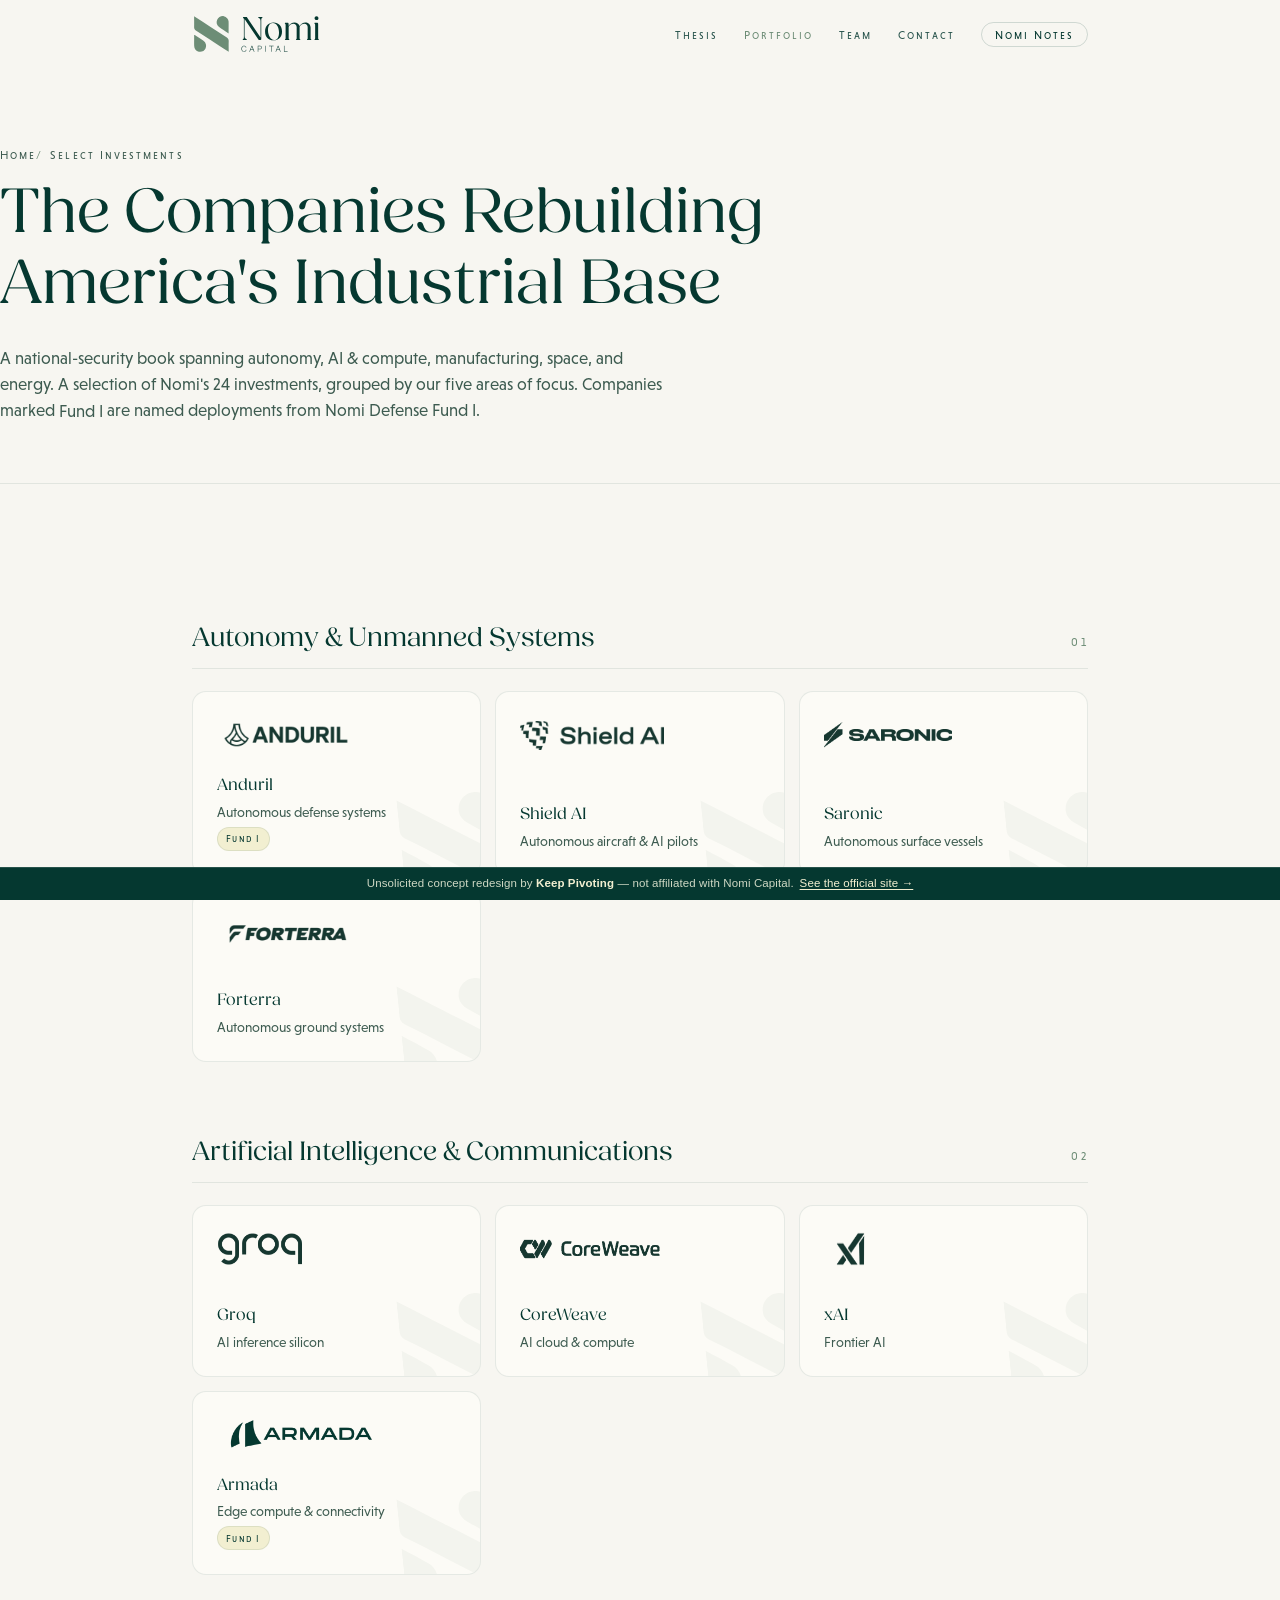
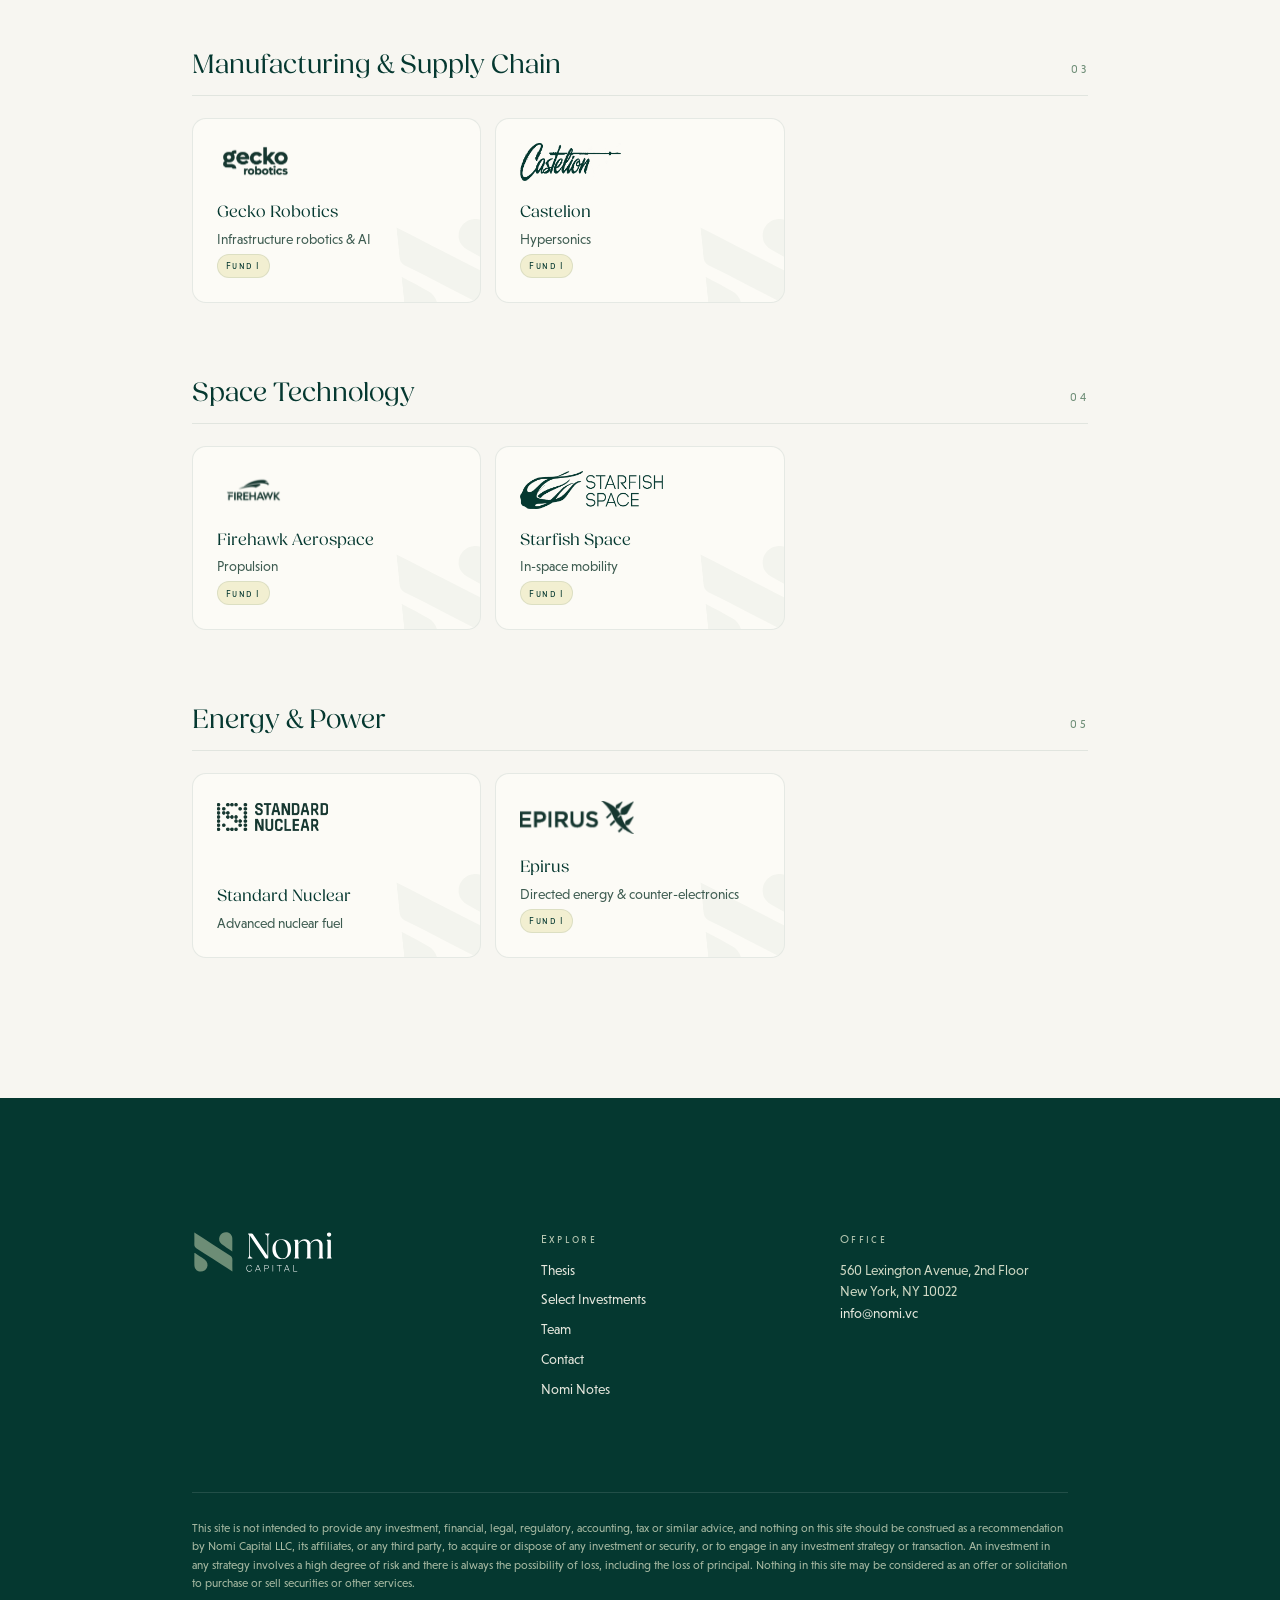
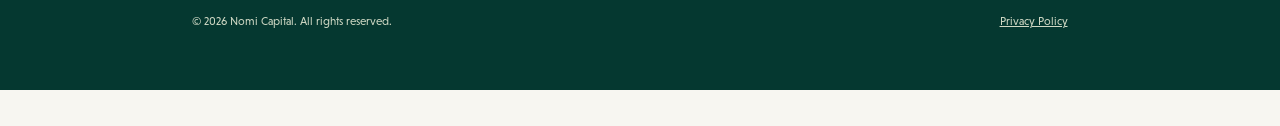
<file: portfolio.html>
<!DOCTYPE html>
<html lang="en">
<head>
<meta charset="UTF-8">
<meta name="viewport" content="width=device-width, initial-scale=1.0">
<title>Select Investments — Nomi Capital</title>
<meta name="description" content="Nomi Capital's portfolio: Anduril, Groq, Shield AI, Saronic, CoreWeave and more, grouped by our five areas of focus.">
<meta name="robots" content="noindex,nofollow,noarchive">
<link rel="icon" type="image/png" sizes="32x32" href="assets/brand/favicon-32.png">
<link rel="apple-touch-icon" href="assets/brand/apple-touch-icon-256.png">
<meta property="og:title" content="Select Investments — Nomi Capital">
<meta property="og:description" content="Nomi Capital's portfolio: Anduril, Groq, Shield AI, Saronic, CoreWeave and more, grouped by our five areas of focus.">
<meta property="og:image" content="assets/brand/og-image.jpg">
<link rel="stylesheet" href="assets/fonts.css">
<link rel="stylesheet" href="assets/site.css">
<script>
(function(){
  var q = new URLSearchParams(location.search);
  var H = document.documentElement;
  if(q.get('static')==='1'){ H.classList.add('static'); return; }
  if(window.matchMedia && matchMedia('(prefers-reduced-motion: reduce)').matches){ return; }
  requestAnimationFrame(function(){ requestAnimationFrame(function(){ H.classList.add('anim'); }); });
})();
</script>
</head>
<body>
<style id="varv-disclaimer-css">
  body{padding-bottom:36px}
  #varv-disclaimer{position:fixed;left:0;right:0;bottom:0;z-index:2147482000;
    display:flex;justify-content:center;align-items:center;gap:.5em;flex-wrap:wrap;
    padding:8px 16px;font-family:-apple-system,BlinkMacSystemFont,"Segoe UI",Roboto,Helvetica,Arial,sans-serif;
    font-size:11.5px;line-height:1.35;letter-spacing:.01em;
    background:#053830;color:#cfd8c4;border-top:1px solid rgba(247,246,241,.14);text-align:center}
  #varv-disclaimer a{color:#f2efd1;text-decoration:underline;text-underline-offset:2px}
  #varv-disclaimer b{color:#f2efd1;font-weight:600}
  @media(max-width:560px){#varv-disclaimer{font-size:10.5px;padding:7px 12px}body{padding-bottom:54px}}
</style>
<div id="varv-disclaimer">
  <span>Unsolicited concept redesign by <b>Keep Pivoting</b> &mdash; not affiliated with Nomi Capital.</span>
  <a href="https://www.nomi.vc" target="_blank" rel="noopener">See the official site &rarr;</a>
</div>
<nav class="nav" id="nav" aria-label="Primary">
  <a class="brand" href="index.html" aria-label="Nomi Capital — home">
    <img src="assets/brand/nomi-lockup-ink.svg" alt="Nomi Capital" width="237" height="68">
  </a>
  <ul class="nav-links">
    <li><a href="thesis.html">Thesis</a></li>
    <li><a href="portfolio.html" aria-current="page">Portfolio</a></li>
    <li><a href="team.html">Team</a></li>
    <li><a href="contact.html">Contact</a></li>
    <li class="keep"><a class="pill" href="insights.html">Nomi Notes</a></li>
  </ul>
</nav>
<header class="page-hero">
  <svg class="leafmark" viewBox="0 0 65.78 67.82" aria-hidden="true"><g fill="#6d8d76"><path d="M65.67,67.75c-12.36-8.01-23.79-15.4-35.2-22.83-8.81-5.73-17.51-11.65-26.45-17.18C.9,25.82-.13,23.61.01,20.09.27,13.83.09,7.55.09.2c10.74,6.97,20.67,13.41,30.59,19.86,10.28,6.68,20.51,13.45,30.87,20.01,2.95,1.86,4.41,3.9,4.21,7.59-.34,6.29-.09,12.61-.09,20.09Z"/><path d="M.09,34.85c6.65,4.54,12.34,8.25,17.82,12.25,4.73,3.45,6.22,9.07,4.11,13.91-2.16,4.96-7.38,7.61-12.97,6.6C3.75,66.66.22,62.33.12,56.31c-.11-6.79-.03-13.59-.03-21.46Z"/><path d="M65.63,33.14c-7.01-4.87-13.02-8.77-18.72-13.09-4.17-3.17-5.18-8.7-3.08-13.3,2.12-4.64,7.71-7.55,12.62-6.55,5.03,1.02,8.94,5.07,9.12,10.2.25,7.15.06,14.31.06,22.75h0Z"/></g></svg>
  <a class="crumb" href="index.html">Home</a><span class="crumb"><span class="sep">/</span> Select Investments</span>
  <h1 class="rv d1">The companies rebuilding America's industrial base</h1>
  <p class="lead rv d2">A national-security book spanning autonomy, AI &amp; compute, manufacturing, space, and energy. A selection of Nomi's 24 investments, grouped by our five areas of focus. Companies marked <span class="tag" style="display:inline-block;vertical-align:middle">Fund I</span> are named deployments from Nomi Defense Fund&nbsp;I.</p>
</header>

<section id="book">
  <div class="pgroup rv">
  <div class="pgroup-head"><h2>Autonomy &amp; Unmanned Systems</h2><span class="gn">01</span></div>
  <div class="book-grid">
    <a class="pf rv" href="https://www.anduril.com" target="_blank" rel="noopener" aria-label="Anduril — Autonomous defense systems (opens in a new tab)"><span class="lg"><img src="assets/portfolio/anduril.svg" alt="Anduril" loading="lazy"></span><span class="meta"><span class="name">Anduril</span><span class="what">Autonomous defense systems</span></span><span class="tag">Fund I</span><span class="go" aria-hidden="true">&#8599;</span></a>
    <a class="pf rv" href="https://shield.ai" target="_blank" rel="noopener" aria-label="Shield AI — Autonomous aircraft &amp; AI pilots (opens in a new tab)"><span class="lg"><img src="assets/portfolio/shield-ai.svg" alt="Shield AI" loading="lazy"></span><span class="meta"><span class="name">Shield AI</span><span class="what">Autonomous aircraft &amp; AI pilots</span></span><span class="go" aria-hidden="true">&#8599;</span></a>
    <a class="pf rv" href="https://www.saronic.com" target="_blank" rel="noopener" aria-label="Saronic — Autonomous surface vessels (opens in a new tab)"><span class="lg"><img src="assets/portfolio/saronic.svg" alt="Saronic" loading="lazy"></span><span class="meta"><span class="name">Saronic</span><span class="what">Autonomous surface vessels</span></span><span class="go" aria-hidden="true">&#8599;</span></a>
    <a class="pf rv" href="https://www.forterra.com" target="_blank" rel="noopener" aria-label="Forterra — Autonomous ground systems (opens in a new tab)"><span class="lg"><img src="assets/portfolio/forterra.svg" alt="Forterra" loading="lazy"></span><span class="meta"><span class="name">Forterra</span><span class="what">Autonomous ground systems</span></span><span class="go" aria-hidden="true">&#8599;</span></a>
  </div>
</div>
<div class="pgroup rv">
  <div class="pgroup-head"><h2>Artificial Intelligence &amp; Communications</h2><span class="gn">02</span></div>
  <div class="book-grid">
    <a class="pf rv" href="https://groq.com" target="_blank" rel="noopener" aria-label="Groq — AI inference silicon (opens in a new tab)"><span class="lg"><img src="assets/portfolio/groq.svg" alt="Groq" loading="lazy"></span><span class="meta"><span class="name">Groq</span><span class="what">AI inference silicon</span></span><span class="go" aria-hidden="true">&#8599;</span></a>
    <a class="pf rv" href="https://www.coreweave.com" target="_blank" rel="noopener" aria-label="CoreWeave — AI cloud &amp; compute (opens in a new tab)"><span class="lg"><img src="assets/portfolio/coreweave.svg" alt="CoreWeave" loading="lazy"></span><span class="meta"><span class="name">CoreWeave</span><span class="what">AI cloud &amp; compute</span></span><span class="go" aria-hidden="true">&#8599;</span></a>
    <a class="pf rv" href="https://x.ai/company" target="_blank" rel="noopener" aria-label="xAI — Frontier AI (opens in a new tab)"><span class="lg"><img src="assets/portfolio/xi.svg" alt="xAI" loading="lazy"></span><span class="meta"><span class="name">xAI</span><span class="what">Frontier AI</span></span><span class="go" aria-hidden="true">&#8599;</span></a>
    <a class="pf rv" href="https://www.armada.ai" target="_blank" rel="noopener" aria-label="Armada — Edge compute &amp; connectivity (opens in a new tab)"><span class="lg"><img src="assets/portfolio/armada.png" alt="Armada" loading="lazy"></span><span class="meta"><span class="name">Armada</span><span class="what">Edge compute &amp; connectivity</span></span><span class="tag">Fund I</span><span class="go" aria-hidden="true">&#8599;</span></a>
  </div>
</div>
<div class="pgroup rv">
  <div class="pgroup-head"><h2>Manufacturing &amp; Supply Chain</h2><span class="gn">03</span></div>
  <div class="book-grid">
    <a class="pf rv" href="https://www.geckorobotics.com" target="_blank" rel="noopener" aria-label="Gecko Robotics — Infrastructure robotics &amp; AI (opens in a new tab)"><span class="lg"><img src="assets/portfolio/gecko-robotics.svg" alt="Gecko Robotics" loading="lazy"></span><span class="meta"><span class="name">Gecko Robotics</span><span class="what">Infrastructure robotics &amp; AI</span></span><span class="tag">Fund I</span><span class="go" aria-hidden="true">&#8599;</span></a>
    <a class="pf rv" href="https://castelion.com" target="_blank" rel="noopener" aria-label="Castelion — Hypersonics (opens in a new tab)"><span class="lg"><img src="assets/portfolio/castelion.png" alt="Castelion" loading="lazy"></span><span class="meta"><span class="name">Castelion</span><span class="what">Hypersonics</span></span><span class="tag">Fund I</span><span class="go" aria-hidden="true">&#8599;</span></a>
  </div>
</div>
<div class="pgroup rv">
  <div class="pgroup-head"><h2>Space Technology</h2><span class="gn">04</span></div>
  <div class="book-grid">
    <a class="pf rv" href="https://firehawkaerospace.com" target="_blank" rel="noopener" aria-label="Firehawk Aerospace — Propulsion (opens in a new tab)"><span class="lg"><img src="assets/portfolio/firehawk.svg" alt="Firehawk Aerospace" loading="lazy"></span><span class="meta"><span class="name">Firehawk Aerospace</span><span class="what">Propulsion</span></span><span class="tag">Fund I</span><span class="go" aria-hidden="true">&#8599;</span></a>
    <a class="pf rv" href="https://www.starfishspace.com" target="_blank" rel="noopener" aria-label="Starfish Space — In-space mobility (opens in a new tab)"><span class="lg"><img src="assets/portfolio/starfish-space.png" alt="Starfish Space" loading="lazy"></span><span class="meta"><span class="name">Starfish Space</span><span class="what">In-space mobility</span></span><span class="tag">Fund I</span><span class="go" aria-hidden="true">&#8599;</span></a>
  </div>
</div>
<div class="pgroup rv">
  <div class="pgroup-head"><h2>Energy &amp; Power</h2><span class="gn">05</span></div>
  <div class="book-grid">
    <a class="pf rv" href="https://www.standardnuclear.com" target="_blank" rel="noopener" aria-label="Standard Nuclear — Advanced nuclear fuel (opens in a new tab)"><span class="lg"><img src="assets/portfolio/standard-nuclear.svg" alt="Standard Nuclear" loading="lazy"></span><span class="meta"><span class="name">Standard Nuclear</span><span class="what">Advanced nuclear fuel</span></span><span class="go" aria-hidden="true">&#8599;</span></a>
    <a class="pf rv" href="https://www.epirusinc.com" target="_blank" rel="noopener" aria-label="Epirus — Directed energy &amp; counter-electronics (opens in a new tab)"><span class="lg"><img src="assets/portfolio/epirus.svg" alt="Epirus" loading="lazy"></span><span class="meta"><span class="name">Epirus</span><span class="what">Directed energy &amp; counter-electronics</span></span><span class="tag">Fund I</span><span class="go" aria-hidden="true">&#8599;</span></a>
  </div>
</div>
</section>
<footer class="pagefoot">
  <svg class="leafmark" viewBox="0 0 65.78 67.82" aria-hidden="true"><g fill="#6d8d76"><path d="M65.67,67.75c-12.36-8.01-23.79-15.4-35.2-22.83-8.81-5.73-17.51-11.65-26.45-17.18C.9,25.82-.13,23.61.01,20.09.27,13.83.09,7.55.09.2c10.74,6.97,20.67,13.41,30.59,19.86,10.28,6.68,20.51,13.45,30.87,20.01,2.95,1.86,4.41,3.9,4.21,7.59-.34,6.29-.09,12.61-.09,20.09Z"/><path d="M.09,34.85c6.65,4.54,12.34,8.25,17.82,12.25,4.73,3.45,6.22,9.07,4.11,13.91-2.16,4.96-7.38,7.61-12.97,6.6C3.75,66.66.22,62.33.12,56.31c-.11-6.79-.03-13.59-.03-21.46Z"/><path d="M65.63,33.14c-7.01-4.87-13.02-8.77-18.72-13.09-4.17-3.17-5.18-8.7-3.08-13.3,2.12-4.64,7.71-7.55,12.62-6.55,5.03,1.02,8.94,5.07,9.12,10.2.25,7.15.06,14.31.06,22.75h0Z"/></g></svg>
  <div class="foot">
    <div class="col"><img class="wm" src="assets/brand/nomi-logo-white.svg" alt="Nomi Capital"></div>
    <div class="col">
      <b>Explore</b>
      <a href="thesis.html">Thesis</a>
      <a href="portfolio.html">Select Investments</a>
      <a href="team.html">Team</a>
      <a href="contact.html">Contact</a>
      <a href="insights.html">Nomi Notes</a>
    </div>
    <div class="col">
      <b>Office</b>
      <p>560 Lexington Avenue, 2nd Floor<br>New York, NY 10022<br><a href="mailto:info@nomi.vc" style="display:inline;margin-top:.6em">info@nomi.vc</a></p>
    </div>
    <div class="legal">
      This site is not intended to provide any investment, financial, legal, regulatory, accounting, tax or similar advice, and nothing on this site should be construed as a recommendation by Nomi Capital LLC, its affiliates, or any third party, to acquire or dispose of any investment or security, or to engage in any investment strategy or transaction. An investment in any strategy involves a high degree of risk and there is always the possibility of loss, including the loss of principal. Nothing in this site may be considered as an offer or solicitation to purchase or sell securities or other services.
      <div class="row">
        <span>&copy; 2026 Nomi Capital. All rights reserved.</span>
        <a href="https://www.nomi.vc/privacy-policy" target="_blank" rel="noopener">Privacy Policy</a>
      </div>
    </div>
  </div>
</footer>
<style id="varv-popup-css">
  /* Default resting state = HIDDEN & static. The visible state lives only under
     #varv-popup.is-open, so headless/static renders are deterministic. */
  #varv-popup{
    position:fixed;
    right:20px; bottom:46px;
    z-index:2147483000;              /* above content + disclaimer strip, below nothing of ours */
    width:340px; max-width:calc(100vw - 32px);
    box-sizing:border-box;
    opacity:0; visibility:hidden; pointer-events:none;
    transform:translateY(14px);
    /* neutral, palette-aware surface — sits on light or dark pages */
    color:#14151a;
    background:rgba(252,252,251,.94);
    -webkit-backdrop-filter:saturate(1.1) blur(8px); backdrop-filter:saturate(1.1) blur(8px);
    border:1px solid rgba(20,21,26,.14);
    border-radius:16px;
    box-shadow:0 18px 50px -12px rgba(15,16,20,.34), 0 2px 8px -2px rgba(15,16,20,.18);
    font-family:-apple-system,BlinkMacSystemFont,"Segoe UI",Inter,Roboto,Helvetica,Arial,sans-serif;
    -webkit-font-smoothing:antialiased;
    overflow:hidden;
  }
  /* subtle slide + fade — the ONLY motion, and it is transition-based (no rAF) */
  #varv-popup.is-open{
    opacity:1; visibility:visible; pointer-events:auto;
    transform:translateY(0);
    transition:opacity .5s ease, transform .5s cubic-bezier(.22,.61,.36,1);
  }
  /* STATIC MODE: snap, never animate */
  #varv-popup.varv-static{ transition:none !important; }
  #varv-popup.varv-static.is-open{ transition:none !important; }
  @media (prefers-reduced-motion:reduce){
    #varv-popup, #varv-popup.is-open{ transition:none !important; }
  }

  #varv-popup .vp-inner{ padding:14px 14px 16px; }

  /* --- (1) video --- */
  #varv-popup .vp-media{
    position:relative; margin:0 0 12px;
    border-radius:11px; overflow:hidden;
    background:rgba(20,21,26,.06);
    aspect-ratio:16/10;
  }
  #varv-popup .vp-media video{
    display:block; width:100%; height:100%;
    object-fit:cover; cursor:pointer; background:#0c0d10;
  }
  #varv-popup .vp-unmute{
    position:absolute; left:8px; bottom:8px;
    display:inline-flex; align-items:center; gap:5px;
    padding:5px 9px; border-radius:999px;
    font-size:11px; font-weight:600; letter-spacing:.01em;
    color:#fff; background:rgba(12,13,16,.62);
    -webkit-backdrop-filter:blur(4px); backdrop-filter:blur(4px);
    cursor:pointer; user-select:none; border:0;
  }
  #varv-popup .vp-unmute[hidden]{ display:none; }

  /* --- (2) tagline --- */
  #varv-popup .vp-tag{
    margin:0 2px 12px; font-size:14px; line-height:1.4; font-weight:560;
    letter-spacing:-.005em; color:inherit;
  }

  /* --- (3) three AI launch buttons --- */
  #varv-popup .vp-ai{ display:grid; gap:7px; margin:0 0 11px; }
  #varv-popup .vp-ai a{
    display:flex; align-items:center; justify-content:center; gap:8px;
    text-decoration:none; text-align:center;
    padding:10px 12px; border-radius:10px;
    font-size:13px; font-weight:600; letter-spacing:-.005em;
    color:inherit;
    background:rgba(20,21,26,.035);
    border:1px solid rgba(20,21,26,.16);
    transition:background .15s ease, border-color .15s ease, transform .05s ease;
  }
  #varv-popup .vp-ai a:hover{ background:rgba(20,21,26,.075); border-color:rgba(20,21,26,.3); }
  #varv-popup .vp-ai a:active{ transform:translateY(.5px); }
  #varv-popup.varv-static .vp-ai a{ transition:none; }
  #varv-popup .vp-ai .vp-dot{ width:7px; height:7px; border-radius:50%; flex:none; }

  /* --- (4) primary book CTA (north star) --- */
  #varv-popup .vp-book{
    display:flex; align-items:center; justify-content:center; gap:6px;
    text-decoration:none; text-align:center;
    padding:12px 14px; border-radius:11px;
    font-size:14px; font-weight:700; letter-spacing:-.01em;
    color:#fcfcfb; background:#14151a;
    border:1px solid #14151a;
    transition:opacity .15s ease, transform .05s ease;
  }
  #varv-popup .vp-book:hover{ opacity:.9; }
  #varv-popup .vp-book:active{ transform:translateY(.5px); }
  #varv-popup.varv-static .vp-book{ transition:none; }

  /* --- close (X) --- */
  #varv-popup .vp-close{
    position:absolute; top:8px; right:8px; z-index:2;
    width:28px; height:28px; padding:0;
    display:flex; align-items:center; justify-content:center;
    border-radius:50%; cursor:pointer;
    color:#fff; background:rgba(12,13,16,.5);
    border:0; font-size:15px; line-height:1;
  }
  #varv-popup .vp-close:hover{ background:rgba(12,13,16,.72); }

  #varv-popup a:focus-visible,
  #varv-popup button:focus-visible,
  #varv-popup video:focus-visible{
    outline:2px solid #4f7cff; outline-offset:2px;
  }

  /* --- dark-page adaptation --- */
  @media (prefers-color-scheme:dark){
    #varv-popup{
      color:#f2f3f5;
      background:rgba(24,25,29,.92);
      border-color:rgba(255,255,255,.14);
      box-shadow:0 18px 50px -12px rgba(0,0,0,.6), 0 2px 8px -2px rgba(0,0,0,.4);
    }
    #varv-popup .vp-media{ background:rgba(255,255,255,.05); }
    #varv-popup .vp-ai a{ background:rgba(255,255,255,.05); border-color:rgba(255,255,255,.18); }
    #varv-popup .vp-ai a:hover{ background:rgba(255,255,255,.1); border-color:rgba(255,255,255,.34); }
    #varv-popup .vp-book{ color:#14151a; background:#f2f3f5; border-color:#f2f3f5; }
  }

  @media (max-width:400px){
    #varv-popup{ right:12px; left:12px; bottom:60px; width:auto; }
  }
</style>

<!-- ===== (markup: paste before </body>) ===== -->
<div id="varv-popup" role="dialog" aria-label="A note from Keep Pivoting" aria-live="polite">
  <button type="button" class="vp-close" aria-label="Dismiss">&times;</button>
  <div class="vp-inner">
    <!-- (1) Moksh talking-head video, tap to unmute -->
    <div class="vp-media">
      <!-- NO autoplay/loop attrs: playback is JS-driven and SKIPPED in static/
           reduced-motion mode, so the poster stays frozen for headless QA. -->
      <video muted playsinline preload="metadata"
             poster="assets/brand/og-image.jpg"
             aria-label="A short intro from Moksh at Keep Pivoting"></video>
      <button type="button" class="vp-unmute" aria-label="Unmute video">
        <span aria-hidden="true">&#128266;</span> Tap for sound
      </button>
    </div>

    <!-- (2) tagline -->
    <p class="vp-tag">Don&rsquo;t take our word for it &mdash; ask your AI which site wins you business.</p>

    <!-- (3) three AI launch buttons (hrefs built in JS at load) -->
    <div class="vp-ai">
      <a id="vp-chatgpt" href="#" target="_blank" rel="noopener">
        <span class="vp-dot" style="background:#10a37f"></span> Ask ChatGPT
      </a>
      <a id="vp-claude" href="#" target="_blank" rel="noopener">
        <span class="vp-dot" style="background:#d97757"></span> Ask Claude
      </a>
      <a id="vp-perplexity" href="#" target="_blank" rel="noopener">
        <span class="vp-dot" style="background:#20b8cd"></span> Ask Perplexity
      </a>
    </div>

    <!-- (4) primary CTA — the north-star booked call -->
    <a class="vp-book" href="https://cal.com/keep-pivoting/30min" target="_blank" rel="noopener">Book a call &rarr;</a>
  </div>
</div>

<!-- ===== (behaviour: paste before </body>) ===== -->
<script id="varv-popup-js">
(function(){
  "use strict";
  var el = document.getElementById('varv-popup');
  if(!el) return;

  /* ---- static / reduced-motion detection (no rAF anywhere) ---- */
  var qStatic = false;
  try{ qStatic = new URLSearchParams(location.search).get('static') === '1'; }catch(e){}
  var reduce = false;
  try{ reduce = window.matchMedia('(prefers-reduced-motion: reduce)').matches; }catch(e){}
  var STATIC = qStatic || reduce;
  if(STATIC) el.classList.add('varv-static');

  /* ---- 30-day dismissal memory ---- */
  var KEY = 'varv_popup_dismissed_v4';
  var TTL = 30 * 24 * 60 * 60 * 1000;
  function dismissedRecently(){
    try{
      var t = parseInt(localStorage.getItem(KEY), 10);
      return t && (Date.now() - t) < TTL;
    }catch(e){ return false; }
  }
  if(dismissedRecently()) return;   /* suppressed entirely */

  /* ---- build the v4 prompt (popup/prompt-v4.md, fields already filled) ---- */
  var VARV_PROMPT =
"I'm Jason, Founder & Managing Partner at Nomi Capital. Compare strictly these two websites and nothing else — my current site: https://www.nomi.vc — and a redesign an agency built for me, unsolicited, as a working demo: https://angaramoksh-a11y.github.io/nomi-capital/. Actually open and read both before you answer.\n\n\
Step 1 — the comparison. Present it as one table and nothing else yet. Rows: what a founder deciding whether to pitch me sees · what an LP doing quiet diligence sees · what an AI answering a question about my firm sees · what staying on my current site costs me over the next 12 months. Be blunt in every cell — no hedging, no praise padding.\n\n\
Step 2 — stop and make it about me. Do not give a verdict yet. Instead ask me: \"What do you most want this site to do for Nomi Capital over the next 12 months?\" — then, using what you actually saw on my two sites, give me exactly 4 numbered options tailored to my firm (not generic — each one grounded in my real thesis, stage, portfolio, or audience). Tell me to reply with the number that fits best. Then wait for my answer.\n\n\
Step 3 — branch on my pick. Once I reply, continue for the goal I chose: give me a straight verdict on whether my current site serves that specific goal, what the redesign does differently for it, and the two or three highest-leverage things that goal actually needs. A recommendation against my goal, not a checklist.\n\n\
Step 4 — the close. End by telling me plainly whether a 15-minute call with the team that built the demo is worth my time for the goal I picked, and what they'd concretely help me do. If it's worth it, say so directly.";

  var q = encodeURIComponent(VARV_PROMPT);
  var set = function(id, base){ var a = document.getElementById(id); if(a) a.href = base + q; };
  set('vp-chatgpt',    'https://chatgpt.com/?q=');
  set('vp-claude',     'https://claude.ai/new?q=');
  set('vp-perplexity', 'https://www.perplexity.ai/search?q=');

  /* ---- video: tap-to-unmute ---- */
  var video  = el.querySelector('.vp-media video');
  var unmute = el.querySelector('.vp-unmute');
  function doUnmute(){
    if(!video) return;
    try{ video.muted = false; video.volume = 1; var p = video.play(); if(p && p.catch) p.catch(function(){}); }catch(e){}
    if(unmute) unmute.hidden = true;
  }
  if(video) video.addEventListener('click', doUnmute);
  if(unmute) unmute.addEventListener('click', function(e){ e.stopPropagation(); doUnmute(); });

  /* ---- focus trap (only while open) ---- */
  function focusables(){
    return Array.prototype.slice.call(
      el.querySelectorAll('a[href], button:not([hidden]), video, [tabindex]:not([tabindex="-1"])')
    ).filter(function(n){ return n.offsetParent !== null || n === document.activeElement; });
  }
  function onKeydown(e){
    if(e.key === 'Escape'){ close(); return; }
    if(e.key !== 'Tab') return;
    var f = focusables(); if(!f.length) return;
    var first = f[0], last = f[f.length - 1];
    if(e.shiftKey && document.activeElement === first){ e.preventDefault(); last.focus(); }
    else if(!e.shiftKey && document.activeElement === last){ e.preventDefault(); first.focus(); }
  }

  /* ---- click-away (spec's "backdrop-click"): dismiss on any click outside the
          card. No page-blocking backdrop element, so the hero/nav/first CTA are
          never covered. ---- */
  function onDocClick(e){ if(el.classList.contains('is-open') && !el.contains(e.target)) close(); }

  var opened = false;
  function open(){
    if(opened) return; opened = true;
    el.classList.add('is-open');
    /* start muted playback ONLY in motion mode; static/reduced-motion keeps the
       frozen poster (no autoplay, no loop) so headless snapshots are deterministic */
    if(video && !STATIC){ try{ var pp = video.play(); if(pp && pp.catch) pp.catch(function(){}); }catch(e){} }
    document.addEventListener('keydown', onKeydown, true);
    /* delay the click-away bind a tick so the opening interaction can't self-close */
    setTimeout(function(){ document.addEventListener('click', onDocClick, true); }, 0);
    var c = el.querySelector('.vp-close'); if(c) c.focus();
  }
  function close(){
    el.classList.remove('is-open');
    document.removeEventListener('keydown', onKeydown, true);
    document.removeEventListener('click', onDocClick, true);
    try{ localStorage.setItem(KEY, String(Date.now())); }catch(e){}
  }
  var closeBtn = el.querySelector('.vp-close');
  if(closeBtn) closeBtn.addEventListener('click', close);

  /* ---- reveal timing ---- */
  if(STATIC){
    /* deterministic for headless QA: shown immediately, no timer, no animation */
    open();
  }else{
    /* ~10s after first meaningful paint — plain timer, never on load, no rAF */
    setTimeout(open, 10000);
  }
})();
</script>
<script>
(function(){
  var q = new URLSearchParams(location.search);
  var H = document.documentElement;

  /* error net: never strand a hidden page */
  window.addEventListener('error', function(){ H.classList.remove('anim');
    document.querySelectorAll('.rv').forEach(function(el){ el.classList.add('in'); }); });

  /* ?shift=N deep-capture */
  var shift = parseInt(q.get('shift')||'0',10);
  if(shift>0){
    document.body.style.transform = 'translateY(-'+shift+'px)';
    var nv = document.getElementById('nav'); if(nv){ nv.style.position='absolute'; }
    document.querySelectorAll('img[loading=lazy]').forEach(function(i){ i.loading='eager'; });
    document.querySelectorAll('.rv').forEach(function(el){ el.classList.add('in'); });
  }
  if(q.get('static')==='1'){
    document.querySelectorAll('.rv').forEach(function(el){ el.classList.add('in'); });
    return;
  }

  /* nav scroll state */
  var nav = document.getElementById('nav');
  function navState(){ nav.classList.toggle('scrolled', (window.scrollY||0) > 8); }
  window.addEventListener('scroll', navState, {passive:true}); navState();

  /* reveals: IO + idempotent sweep (preview IO is unreliable after programmatic scroll) */
  var pending = Array.prototype.slice.call(document.querySelectorAll('.rv'));
  function sweep(){
    if(!H.classList.contains('anim')){ pending.forEach(function(el){ el.classList.add('in'); }); pending.length=0; return; }
    for(var i=pending.length-1; i>=0; i--){
      var r = pending[i].getBoundingClientRect();
      if(r.top < innerHeight*0.92){ pending[i].classList.add('in'); pending.splice(i,1); }
    }
  }
  if('IntersectionObserver' in window){
    var io = new IntersectionObserver(function(es){
      es.forEach(function(e){ if(e.isIntersecting){ e.target.classList.add('in');
        var ix = pending.indexOf(e.target); if(ix>-1) pending.splice(ix,1); io.unobserve(e.target); } });
    }, {rootMargin:'0px 0px -8% 0px'});
    pending.forEach(function(el){ io.observe(el); });
  }
  window.addEventListener('scroll', sweep, {passive:true});
  window.addEventListener('resize', sweep);
  requestAnimationFrame(function(){ requestAnimationFrame(sweep); });

  /* count-ups: final numbers ship in markup; animate (clamped) only after FIRST real input */
  var counted = false;
  function countUp(){
    if(counted || !H.classList.contains('anim')) return; counted = true;
    document.querySelectorAll('.cnt').forEach(function(el){
      var v = parseInt(el.getAttribute('data-v'),10), t0 = null;
      function step(ts){ if(t0===null) t0 = ts;
        var p = Math.min((ts-t0)/900, 1); p = 1-Math.pow(1-p,3);
        el.textContent = Math.round(v*p);
        if(p<1) requestAnimationFrame(step); else el.textContent = v; }
      el.textContent = '0'; requestAnimationFrame(step);
    });
  }
  ['pointermove','scroll','keydown','touchstart'].forEach(function(ev){
    window.addEventListener(ev, countUp, {once:true, passive:true});
  });
})();
</script>
</body>
</html>
</file>
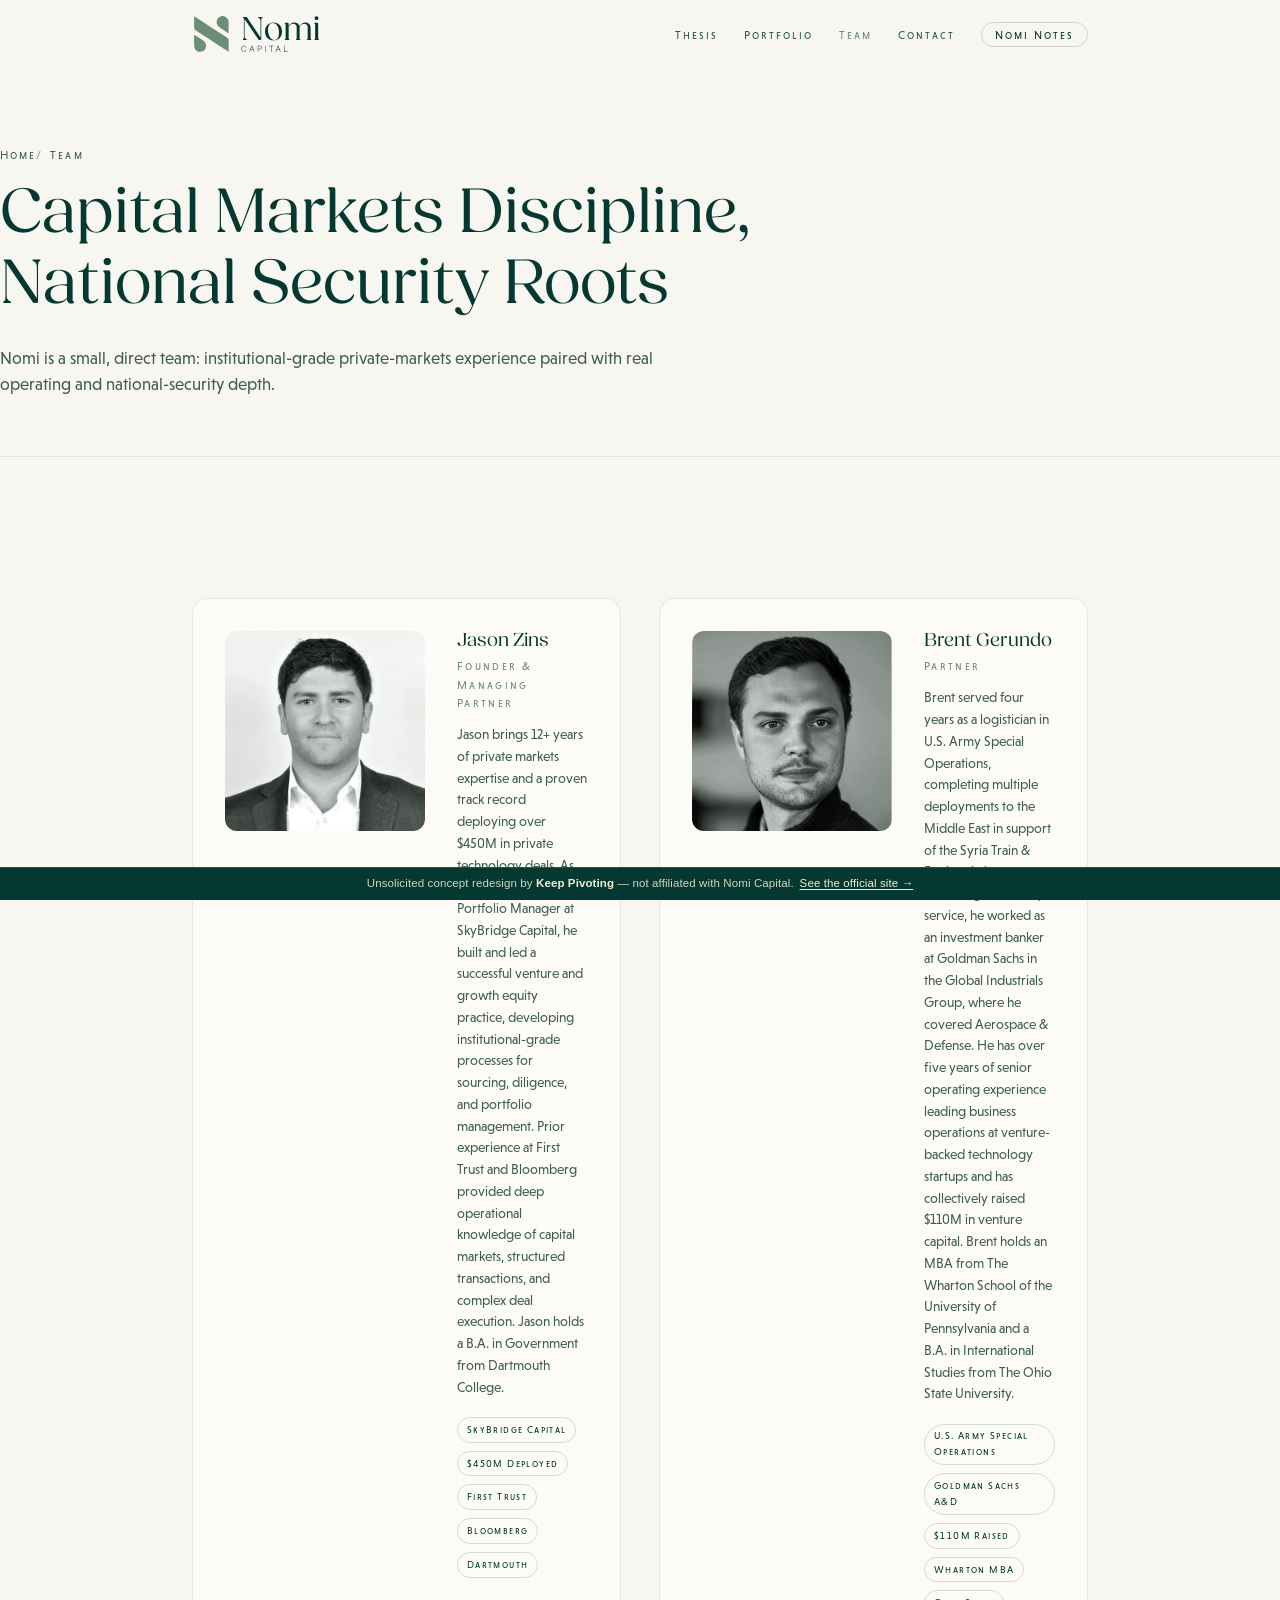
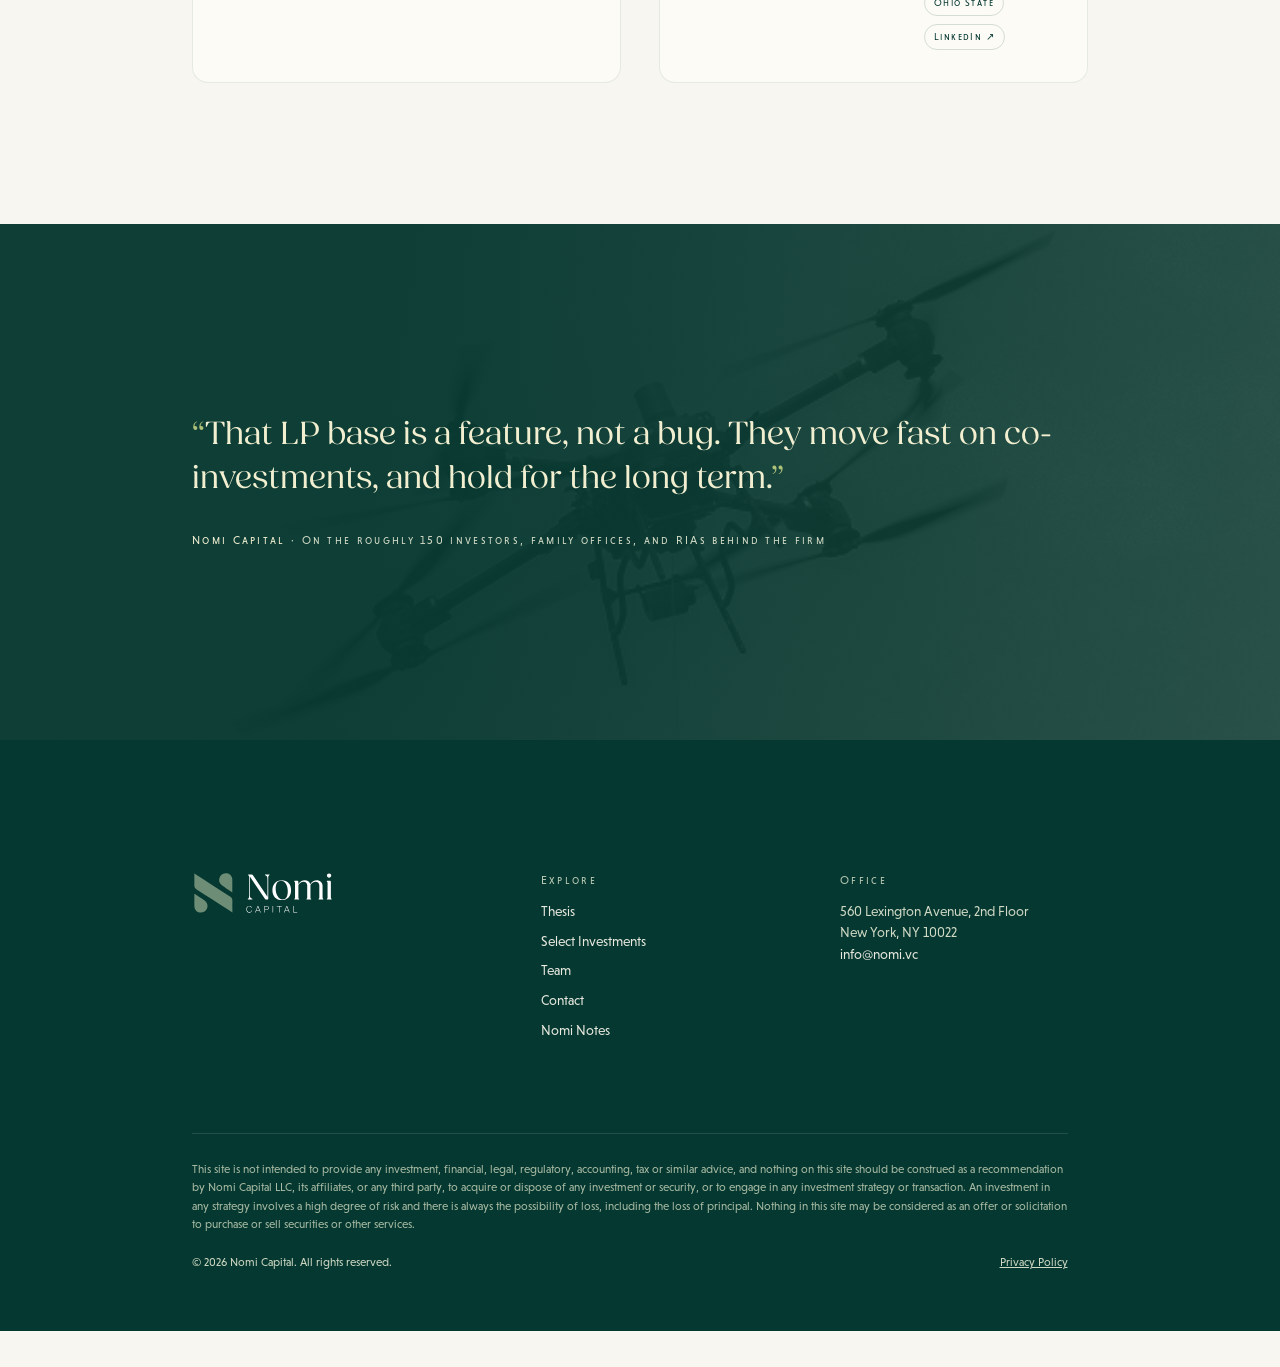
<file: team.html>
<!DOCTYPE html>
<html lang="en">
<head>
<meta charset="UTF-8">
<meta name="viewport" content="width=device-width, initial-scale=1.0">
<title>Team — Nomi Capital</title>
<meta name="description" content="Jason Zins (Founder & Managing Partner, ex-SkyBridge) and Brent Gerundo (Partner, U.S. Army Special Operations, ex-Goldman A&D).">
<meta name="robots" content="noindex,nofollow,noarchive">
<link rel="icon" type="image/png" sizes="32x32" href="assets/brand/favicon-32.png">
<link rel="apple-touch-icon" href="assets/brand/apple-touch-icon-256.png">
<meta property="og:title" content="Team — Nomi Capital">
<meta property="og:description" content="Jason Zins (Founder & Managing Partner, ex-SkyBridge) and Brent Gerundo (Partner, U.S. Army Special Operations, ex-Goldman A&D).">
<meta property="og:image" content="assets/brand/og-image.jpg">
<link rel="stylesheet" href="assets/fonts.css">
<link rel="stylesheet" href="assets/site.css">
<script>
(function(){
  var q = new URLSearchParams(location.search);
  var H = document.documentElement;
  if(q.get('static')==='1'){ H.classList.add('static'); return; }
  if(window.matchMedia && matchMedia('(prefers-reduced-motion: reduce)').matches){ return; }
  requestAnimationFrame(function(){ requestAnimationFrame(function(){ H.classList.add('anim'); }); });
})();
</script>
</head>
<body>
<style id="varv-disclaimer-css">
  body{padding-bottom:36px}
  #varv-disclaimer{position:fixed;left:0;right:0;bottom:0;z-index:2147482000;
    display:flex;justify-content:center;align-items:center;gap:.5em;flex-wrap:wrap;
    padding:8px 16px;font-family:-apple-system,BlinkMacSystemFont,"Segoe UI",Roboto,Helvetica,Arial,sans-serif;
    font-size:11.5px;line-height:1.35;letter-spacing:.01em;
    background:#053830;color:#cfd8c4;border-top:1px solid rgba(247,246,241,.14);text-align:center}
  #varv-disclaimer a{color:#f2efd1;text-decoration:underline;text-underline-offset:2px}
  #varv-disclaimer b{color:#f2efd1;font-weight:600}
  @media(max-width:560px){#varv-disclaimer{font-size:10.5px;padding:7px 12px}body{padding-bottom:54px}}
</style>
<div id="varv-disclaimer">
  <span>Unsolicited concept redesign by <b>Keep Pivoting</b> &mdash; not affiliated with Nomi Capital.</span>
  <a href="https://www.nomi.vc" target="_blank" rel="noopener">See the official site &rarr;</a>
</div>
<nav class="nav" id="nav" aria-label="Primary">
  <a class="brand" href="index.html" aria-label="Nomi Capital — home">
    <img src="assets/brand/nomi-lockup-ink.svg" alt="Nomi Capital" width="237" height="68">
  </a>
  <ul class="nav-links">
    <li><a href="thesis.html">Thesis</a></li>
    <li><a href="portfolio.html">Portfolio</a></li>
    <li><a href="team.html" aria-current="page">Team</a></li>
    <li><a href="contact.html">Contact</a></li>
    <li class="keep"><a class="pill" href="insights.html">Nomi Notes</a></li>
  </ul>
</nav>
<header class="page-hero">
  <svg class="leafmark" viewBox="0 0 65.78 67.82" aria-hidden="true"><g fill="#6d8d76"><path d="M65.67,67.75c-12.36-8.01-23.79-15.4-35.2-22.83-8.81-5.73-17.51-11.65-26.45-17.18C.9,25.82-.13,23.61.01,20.09.27,13.83.09,7.55.09.2c10.74,6.97,20.67,13.41,30.59,19.86,10.28,6.68,20.51,13.45,30.87,20.01,2.95,1.86,4.41,3.9,4.21,7.59-.34,6.29-.09,12.61-.09,20.09Z"/><path d="M.09,34.85c6.65,4.54,12.34,8.25,17.82,12.25,4.73,3.45,6.22,9.07,4.11,13.91-2.16,4.96-7.38,7.61-12.97,6.6C3.75,66.66.22,62.33.12,56.31c-.11-6.79-.03-13.59-.03-21.46Z"/><path d="M65.63,33.14c-7.01-4.87-13.02-8.77-18.72-13.09-4.17-3.17-5.18-8.7-3.08-13.3,2.12-4.64,7.71-7.55,12.62-6.55,5.03,1.02,8.94,5.07,9.12,10.2.25,7.15.06,14.31.06,22.75h0Z"/></g></svg>
  <a class="crumb" href="index.html">Home</a><span class="crumb"><span class="sep">/</span> Team</span>
  <h1 class="rv d1">Capital markets discipline, national security roots</h1>
  <p class="lead rv d2">Nomi is a small, direct team: institutional-grade private-markets experience paired with real operating and national-security depth.</p>
</header>

<section id="people">
  <div class="team-grid">
    <div class="tcard rv">
      <span class="ph"><img src="assets/team/jason-zins.webp" alt="Jason Zins, Founder & Managing Partner" loading="lazy"></span>
      <div>
        <h3>Jason Zins</h3>
        <div class="role">Founder &amp; Managing Partner</div>
        <p class="bio">Jason brings 12+ years of private markets expertise and a proven track record deploying over $450M in private technology deals. As former Partner and Portfolio Manager at SkyBridge Capital, he built and led a successful venture and growth equity practice, developing institutional-grade processes for sourcing, diligence, and portfolio management. Prior experience at First Trust and Bloomberg provided deep operational knowledge of capital markets, structured transactions, and complex deal execution. Jason holds a B.A. in Government from Dartmouth College.</p>
        <div class="chips">
          <span class="chip">SkyBridge Capital</span>
          <span class="chip">$450M Deployed</span>
          <span class="chip">First Trust</span>
          <span class="chip">Bloomberg</span>
          <span class="chip">Dartmouth</span>
        </div>
      </div>
    </div>
    <div class="tcard rv d1">
      <span class="ph"><img src="assets/team/brent-gerundo.jpg" alt="Brent Gerundo, Partner" loading="lazy"></span>
      <div>
        <h3>Brent Gerundo</h3>
        <div class="role">Partner</div>
        <p class="bio">Brent served four years as a logistician in U.S. Army Special Operations, completing multiple deployments to the Middle East in support of the Syria Train &amp; Equip mission. Following his military service, he worked as an investment banker at Goldman Sachs in the Global Industrials Group, where he covered Aerospace &amp; Defense. He has over five years of senior operating experience leading business operations at venture-backed technology startups and has collectively raised $110M in venture capital. Brent holds an MBA from The Wharton School of the University of Pennsylvania and a B.A. in International Studies from The Ohio State University.</p>
        <div class="chips">
          <span class="chip">U.S. Army Special Operations</span>
          <span class="chip">Goldman Sachs A&amp;D</span>
          <span class="chip">$110M Raised</span>
          <span class="chip">Wharton MBA</span>
          <span class="chip">Ohio State</span>
          <a class="chip" href="https://www.linkedin.com/in/brentgerundo/" target="_blank" rel="noopener">LinkedIn &#8599;</a>
        </div>
      </div>
    </div>
  </div>
</section>

<section class="quote">
  <div class="qbg" aria-hidden="true"></div>
  <figure class="rv">
    <blockquote>That LP base is a feature, not a bug. They move fast on co-investments, and hold for the long term.</blockquote>
    <figcaption><b>Nomi Capital</b> &middot; On the roughly 150 investors, family offices, and RIAs behind the firm</figcaption>
  </figure>
</section>
<footer class="pagefoot">
  <svg class="leafmark" viewBox="0 0 65.78 67.82" aria-hidden="true"><g fill="#6d8d76"><path d="M65.67,67.75c-12.36-8.01-23.79-15.4-35.2-22.83-8.81-5.73-17.51-11.65-26.45-17.18C.9,25.82-.13,23.61.01,20.09.27,13.83.09,7.55.09.2c10.74,6.97,20.67,13.41,30.59,19.86,10.28,6.68,20.51,13.45,30.87,20.01,2.95,1.86,4.41,3.9,4.21,7.59-.34,6.29-.09,12.61-.09,20.09Z"/><path d="M.09,34.85c6.65,4.54,12.34,8.25,17.82,12.25,4.73,3.45,6.22,9.07,4.11,13.91-2.16,4.96-7.38,7.61-12.97,6.6C3.75,66.66.22,62.33.12,56.31c-.11-6.79-.03-13.59-.03-21.46Z"/><path d="M65.63,33.14c-7.01-4.87-13.02-8.77-18.72-13.09-4.17-3.17-5.18-8.7-3.08-13.3,2.12-4.64,7.71-7.55,12.62-6.55,5.03,1.02,8.94,5.07,9.12,10.2.25,7.15.06,14.31.06,22.75h0Z"/></g></svg>
  <div class="foot">
    <div class="col"><img class="wm" src="assets/brand/nomi-logo-white.svg" alt="Nomi Capital"></div>
    <div class="col">
      <b>Explore</b>
      <a href="thesis.html">Thesis</a>
      <a href="portfolio.html">Select Investments</a>
      <a href="team.html">Team</a>
      <a href="contact.html">Contact</a>
      <a href="insights.html">Nomi Notes</a>
    </div>
    <div class="col">
      <b>Office</b>
      <p>560 Lexington Avenue, 2nd Floor<br>New York, NY 10022<br><a href="mailto:info@nomi.vc" style="display:inline;margin-top:.6em">info@nomi.vc</a></p>
    </div>
    <div class="legal">
      This site is not intended to provide any investment, financial, legal, regulatory, accounting, tax or similar advice, and nothing on this site should be construed as a recommendation by Nomi Capital LLC, its affiliates, or any third party, to acquire or dispose of any investment or security, or to engage in any investment strategy or transaction. An investment in any strategy involves a high degree of risk and there is always the possibility of loss, including the loss of principal. Nothing in this site may be considered as an offer or solicitation to purchase or sell securities or other services.
      <div class="row">
        <span>&copy; 2026 Nomi Capital. All rights reserved.</span>
        <a href="https://www.nomi.vc/privacy-policy" target="_blank" rel="noopener">Privacy Policy</a>
      </div>
    </div>
  </div>
</footer>
<style id="varv-popup-css">
  /* Default resting state = HIDDEN & static. The visible state lives only under
     #varv-popup.is-open, so headless/static renders are deterministic. */
  #varv-popup{
    position:fixed;
    right:20px; bottom:46px;
    z-index:2147483000;              /* above content + disclaimer strip, below nothing of ours */
    width:340px; max-width:calc(100vw - 32px);
    box-sizing:border-box;
    opacity:0; visibility:hidden; pointer-events:none;
    transform:translateY(14px);
    /* neutral, palette-aware surface — sits on light or dark pages */
    color:#14151a;
    background:rgba(252,252,251,.94);
    -webkit-backdrop-filter:saturate(1.1) blur(8px); backdrop-filter:saturate(1.1) blur(8px);
    border:1px solid rgba(20,21,26,.14);
    border-radius:16px;
    box-shadow:0 18px 50px -12px rgba(15,16,20,.34), 0 2px 8px -2px rgba(15,16,20,.18);
    font-family:-apple-system,BlinkMacSystemFont,"Segoe UI",Inter,Roboto,Helvetica,Arial,sans-serif;
    -webkit-font-smoothing:antialiased;
    overflow:hidden;
  }
  /* subtle slide + fade — the ONLY motion, and it is transition-based (no rAF) */
  #varv-popup.is-open{
    opacity:1; visibility:visible; pointer-events:auto;
    transform:translateY(0);
    transition:opacity .5s ease, transform .5s cubic-bezier(.22,.61,.36,1);
  }
  /* STATIC MODE: snap, never animate */
  #varv-popup.varv-static{ transition:none !important; }
  #varv-popup.varv-static.is-open{ transition:none !important; }
  @media (prefers-reduced-motion:reduce){
    #varv-popup, #varv-popup.is-open{ transition:none !important; }
  }

  #varv-popup .vp-inner{ padding:14px 14px 16px; }

  /* --- (1) video --- */
  #varv-popup .vp-media{
    position:relative; margin:0 0 12px;
    border-radius:11px; overflow:hidden;
    background:rgba(20,21,26,.06);
    aspect-ratio:16/10;
  }
  #varv-popup .vp-media video{
    display:block; width:100%; height:100%;
    object-fit:cover; cursor:pointer; background:#0c0d10;
  }
  #varv-popup .vp-unmute{
    position:absolute; left:8px; bottom:8px;
    display:inline-flex; align-items:center; gap:5px;
    padding:5px 9px; border-radius:999px;
    font-size:11px; font-weight:600; letter-spacing:.01em;
    color:#fff; background:rgba(12,13,16,.62);
    -webkit-backdrop-filter:blur(4px); backdrop-filter:blur(4px);
    cursor:pointer; user-select:none; border:0;
  }
  #varv-popup .vp-unmute[hidden]{ display:none; }

  /* --- (2) tagline --- */
  #varv-popup .vp-tag{
    margin:0 2px 12px; font-size:14px; line-height:1.4; font-weight:560;
    letter-spacing:-.005em; color:inherit;
  }

  /* --- (3) three AI launch buttons --- */
  #varv-popup .vp-ai{ display:grid; gap:7px; margin:0 0 11px; }
  #varv-popup .vp-ai a{
    display:flex; align-items:center; justify-content:center; gap:8px;
    text-decoration:none; text-align:center;
    padding:10px 12px; border-radius:10px;
    font-size:13px; font-weight:600; letter-spacing:-.005em;
    color:inherit;
    background:rgba(20,21,26,.035);
    border:1px solid rgba(20,21,26,.16);
    transition:background .15s ease, border-color .15s ease, transform .05s ease;
  }
  #varv-popup .vp-ai a:hover{ background:rgba(20,21,26,.075); border-color:rgba(20,21,26,.3); }
  #varv-popup .vp-ai a:active{ transform:translateY(.5px); }
  #varv-popup.varv-static .vp-ai a{ transition:none; }
  #varv-popup .vp-ai .vp-dot{ width:7px; height:7px; border-radius:50%; flex:none; }

  /* --- (4) primary book CTA (north star) --- */
  #varv-popup .vp-book{
    display:flex; align-items:center; justify-content:center; gap:6px;
    text-decoration:none; text-align:center;
    padding:12px 14px; border-radius:11px;
    font-size:14px; font-weight:700; letter-spacing:-.01em;
    color:#fcfcfb; background:#14151a;
    border:1px solid #14151a;
    transition:opacity .15s ease, transform .05s ease;
  }
  #varv-popup .vp-book:hover{ opacity:.9; }
  #varv-popup .vp-book:active{ transform:translateY(.5px); }
  #varv-popup.varv-static .vp-book{ transition:none; }

  /* --- close (X) --- */
  #varv-popup .vp-close{
    position:absolute; top:8px; right:8px; z-index:2;
    width:28px; height:28px; padding:0;
    display:flex; align-items:center; justify-content:center;
    border-radius:50%; cursor:pointer;
    color:#fff; background:rgba(12,13,16,.5);
    border:0; font-size:15px; line-height:1;
  }
  #varv-popup .vp-close:hover{ background:rgba(12,13,16,.72); }

  #varv-popup a:focus-visible,
  #varv-popup button:focus-visible,
  #varv-popup video:focus-visible{
    outline:2px solid #4f7cff; outline-offset:2px;
  }

  /* --- dark-page adaptation --- */
  @media (prefers-color-scheme:dark){
    #varv-popup{
      color:#f2f3f5;
      background:rgba(24,25,29,.92);
      border-color:rgba(255,255,255,.14);
      box-shadow:0 18px 50px -12px rgba(0,0,0,.6), 0 2px 8px -2px rgba(0,0,0,.4);
    }
    #varv-popup .vp-media{ background:rgba(255,255,255,.05); }
    #varv-popup .vp-ai a{ background:rgba(255,255,255,.05); border-color:rgba(255,255,255,.18); }
    #varv-popup .vp-ai a:hover{ background:rgba(255,255,255,.1); border-color:rgba(255,255,255,.34); }
    #varv-popup .vp-book{ color:#14151a; background:#f2f3f5; border-color:#f2f3f5; }
  }

  @media (max-width:400px){
    #varv-popup{ right:12px; left:12px; bottom:60px; width:auto; }
  }
</style>

<!-- ===== (markup: paste before </body>) ===== -->
<div id="varv-popup" role="dialog" aria-label="A note from Keep Pivoting" aria-live="polite">
  <button type="button" class="vp-close" aria-label="Dismiss">&times;</button>
  <div class="vp-inner">
    <!-- (1) Moksh talking-head video, tap to unmute -->
    <div class="vp-media">
      <!-- NO autoplay/loop attrs: playback is JS-driven and SKIPPED in static/
           reduced-motion mode, so the poster stays frozen for headless QA. -->
      <video muted playsinline preload="metadata"
             poster="assets/brand/og-image.jpg"
             aria-label="A short intro from Moksh at Keep Pivoting"></video>
      <button type="button" class="vp-unmute" aria-label="Unmute video">
        <span aria-hidden="true">&#128266;</span> Tap for sound
      </button>
    </div>

    <!-- (2) tagline -->
    <p class="vp-tag">Don&rsquo;t take our word for it &mdash; ask your AI which site wins you business.</p>

    <!-- (3) three AI launch buttons (hrefs built in JS at load) -->
    <div class="vp-ai">
      <a id="vp-chatgpt" href="#" target="_blank" rel="noopener">
        <span class="vp-dot" style="background:#10a37f"></span> Ask ChatGPT
      </a>
      <a id="vp-claude" href="#" target="_blank" rel="noopener">
        <span class="vp-dot" style="background:#d97757"></span> Ask Claude
      </a>
      <a id="vp-perplexity" href="#" target="_blank" rel="noopener">
        <span class="vp-dot" style="background:#20b8cd"></span> Ask Perplexity
      </a>
    </div>

    <!-- (4) primary CTA — the north-star booked call -->
    <a class="vp-book" href="https://cal.com/keep-pivoting/30min" target="_blank" rel="noopener">Book a call &rarr;</a>
  </div>
</div>

<!-- ===== (behaviour: paste before </body>) ===== -->
<script id="varv-popup-js">
(function(){
  "use strict";
  var el = document.getElementById('varv-popup');
  if(!el) return;

  /* ---- static / reduced-motion detection (no rAF anywhere) ---- */
  var qStatic = false;
  try{ qStatic = new URLSearchParams(location.search).get('static') === '1'; }catch(e){}
  var reduce = false;
  try{ reduce = window.matchMedia('(prefers-reduced-motion: reduce)').matches; }catch(e){}
  var STATIC = qStatic || reduce;
  if(STATIC) el.classList.add('varv-static');

  /* ---- 30-day dismissal memory ---- */
  var KEY = 'varv_popup_dismissed_v4';
  var TTL = 30 * 24 * 60 * 60 * 1000;
  function dismissedRecently(){
    try{
      var t = parseInt(localStorage.getItem(KEY), 10);
      return t && (Date.now() - t) < TTL;
    }catch(e){ return false; }
  }
  if(dismissedRecently()) return;   /* suppressed entirely */

  /* ---- build the v4 prompt (popup/prompt-v4.md, fields already filled) ---- */
  var VARV_PROMPT =
"I'm Jason, Founder & Managing Partner at Nomi Capital. Compare strictly these two websites and nothing else — my current site: https://www.nomi.vc — and a redesign an agency built for me, unsolicited, as a working demo: https://angaramoksh-a11y.github.io/nomi-capital/. Actually open and read both before you answer.\n\n\
Step 1 — the comparison. Present it as one table and nothing else yet. Rows: what a founder deciding whether to pitch me sees · what an LP doing quiet diligence sees · what an AI answering a question about my firm sees · what staying on my current site costs me over the next 12 months. Be blunt in every cell — no hedging, no praise padding.\n\n\
Step 2 — stop and make it about me. Do not give a verdict yet. Instead ask me: \"What do you most want this site to do for Nomi Capital over the next 12 months?\" — then, using what you actually saw on my two sites, give me exactly 4 numbered options tailored to my firm (not generic — each one grounded in my real thesis, stage, portfolio, or audience). Tell me to reply with the number that fits best. Then wait for my answer.\n\n\
Step 3 — branch on my pick. Once I reply, continue for the goal I chose: give me a straight verdict on whether my current site serves that specific goal, what the redesign does differently for it, and the two or three highest-leverage things that goal actually needs. A recommendation against my goal, not a checklist.\n\n\
Step 4 — the close. End by telling me plainly whether a 15-minute call with the team that built the demo is worth my time for the goal I picked, and what they'd concretely help me do. If it's worth it, say so directly.";

  var q = encodeURIComponent(VARV_PROMPT);
  var set = function(id, base){ var a = document.getElementById(id); if(a) a.href = base + q; };
  set('vp-chatgpt',    'https://chatgpt.com/?q=');
  set('vp-claude',     'https://claude.ai/new?q=');
  set('vp-perplexity', 'https://www.perplexity.ai/search?q=');

  /* ---- video: tap-to-unmute ---- */
  var video  = el.querySelector('.vp-media video');
  var unmute = el.querySelector('.vp-unmute');
  function doUnmute(){
    if(!video) return;
    try{ video.muted = false; video.volume = 1; var p = video.play(); if(p && p.catch) p.catch(function(){}); }catch(e){}
    if(unmute) unmute.hidden = true;
  }
  if(video) video.addEventListener('click', doUnmute);
  if(unmute) unmute.addEventListener('click', function(e){ e.stopPropagation(); doUnmute(); });

  /* ---- focus trap (only while open) ---- */
  function focusables(){
    return Array.prototype.slice.call(
      el.querySelectorAll('a[href], button:not([hidden]), video, [tabindex]:not([tabindex="-1"])')
    ).filter(function(n){ return n.offsetParent !== null || n === document.activeElement; });
  }
  function onKeydown(e){
    if(e.key === 'Escape'){ close(); return; }
    if(e.key !== 'Tab') return;
    var f = focusables(); if(!f.length) return;
    var first = f[0], last = f[f.length - 1];
    if(e.shiftKey && document.activeElement === first){ e.preventDefault(); last.focus(); }
    else if(!e.shiftKey && document.activeElement === last){ e.preventDefault(); first.focus(); }
  }

  /* ---- click-away (spec's "backdrop-click"): dismiss on any click outside the
          card. No page-blocking backdrop element, so the hero/nav/first CTA are
          never covered. ---- */
  function onDocClick(e){ if(el.classList.contains('is-open') && !el.contains(e.target)) close(); }

  var opened = false;
  function open(){
    if(opened) return; opened = true;
    el.classList.add('is-open');
    /* start muted playback ONLY in motion mode; static/reduced-motion keeps the
       frozen poster (no autoplay, no loop) so headless snapshots are deterministic */
    if(video && !STATIC){ try{ var pp = video.play(); if(pp && pp.catch) pp.catch(function(){}); }catch(e){} }
    document.addEventListener('keydown', onKeydown, true);
    /* delay the click-away bind a tick so the opening interaction can't self-close */
    setTimeout(function(){ document.addEventListener('click', onDocClick, true); }, 0);
    var c = el.querySelector('.vp-close'); if(c) c.focus();
  }
  function close(){
    el.classList.remove('is-open');
    document.removeEventListener('keydown', onKeydown, true);
    document.removeEventListener('click', onDocClick, true);
    try{ localStorage.setItem(KEY, String(Date.now())); }catch(e){}
  }
  var closeBtn = el.querySelector('.vp-close');
  if(closeBtn) closeBtn.addEventListener('click', close);

  /* ---- reveal timing ---- */
  if(STATIC){
    /* deterministic for headless QA: shown immediately, no timer, no animation */
    open();
  }else{
    /* ~10s after first meaningful paint — plain timer, never on load, no rAF */
    setTimeout(open, 10000);
  }
})();
</script>
<script>
(function(){
  var q = new URLSearchParams(location.search);
  var H = document.documentElement;

  /* error net: never strand a hidden page */
  window.addEventListener('error', function(){ H.classList.remove('anim');
    document.querySelectorAll('.rv').forEach(function(el){ el.classList.add('in'); }); });

  /* ?shift=N deep-capture */
  var shift = parseInt(q.get('shift')||'0',10);
  if(shift>0){
    document.body.style.transform = 'translateY(-'+shift+'px)';
    var nv = document.getElementById('nav'); if(nv){ nv.style.position='absolute'; }
    document.querySelectorAll('img[loading=lazy]').forEach(function(i){ i.loading='eager'; });
    document.querySelectorAll('.rv').forEach(function(el){ el.classList.add('in'); });
  }
  if(q.get('static')==='1'){
    document.querySelectorAll('.rv').forEach(function(el){ el.classList.add('in'); });
    return;
  }

  /* nav scroll state */
  var nav = document.getElementById('nav');
  function navState(){ nav.classList.toggle('scrolled', (window.scrollY||0) > 8); }
  window.addEventListener('scroll', navState, {passive:true}); navState();

  /* reveals: IO + idempotent sweep (preview IO is unreliable after programmatic scroll) */
  var pending = Array.prototype.slice.call(document.querySelectorAll('.rv'));
  function sweep(){
    if(!H.classList.contains('anim')){ pending.forEach(function(el){ el.classList.add('in'); }); pending.length=0; return; }
    for(var i=pending.length-1; i>=0; i--){
      var r = pending[i].getBoundingClientRect();
      if(r.top < innerHeight*0.92){ pending[i].classList.add('in'); pending.splice(i,1); }
    }
  }
  if('IntersectionObserver' in window){
    var io = new IntersectionObserver(function(es){
      es.forEach(function(e){ if(e.isIntersecting){ e.target.classList.add('in');
        var ix = pending.indexOf(e.target); if(ix>-1) pending.splice(ix,1); io.unobserve(e.target); } });
    }, {rootMargin:'0px 0px -8% 0px'});
    pending.forEach(function(el){ io.observe(el); });
  }
  window.addEventListener('scroll', sweep, {passive:true});
  window.addEventListener('resize', sweep);
  requestAnimationFrame(function(){ requestAnimationFrame(sweep); });

  /* count-ups: final numbers ship in markup; animate (clamped) only after FIRST real input */
  var counted = false;
  function countUp(){
    if(counted || !H.classList.contains('anim')) return; counted = true;
    document.querySelectorAll('.cnt').forEach(function(el){
      var v = parseInt(el.getAttribute('data-v'),10), t0 = null;
      function step(ts){ if(t0===null) t0 = ts;
        var p = Math.min((ts-t0)/900, 1); p = 1-Math.pow(1-p,3);
        el.textContent = Math.round(v*p);
        if(p<1) requestAnimationFrame(step); else el.textContent = v; }
      el.textContent = '0'; requestAnimationFrame(step);
    });
  }
  ['pointermove','scroll','keydown','touchstart'].forEach(function(ev){
    window.addEventListener(ev, countUp, {once:true, passive:true});
  });
})();
</script>
</body>
</html>
</file>
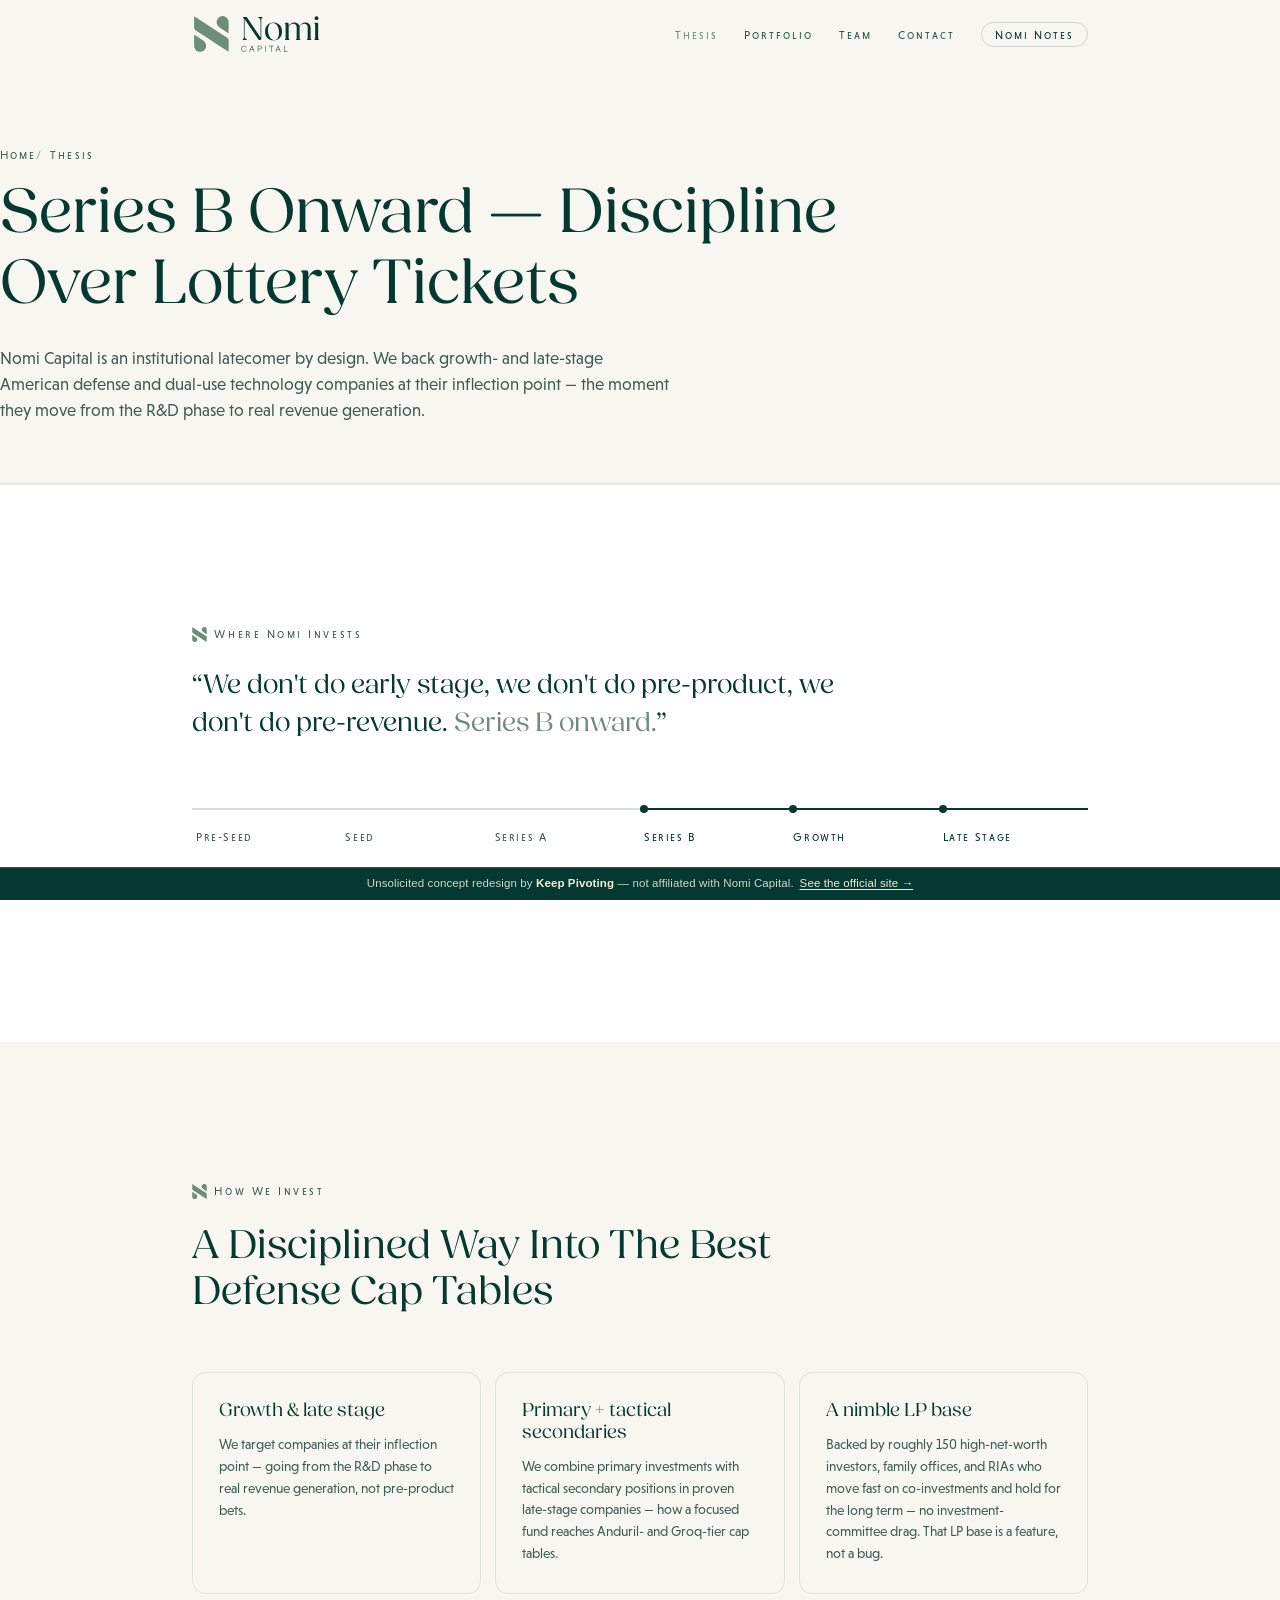
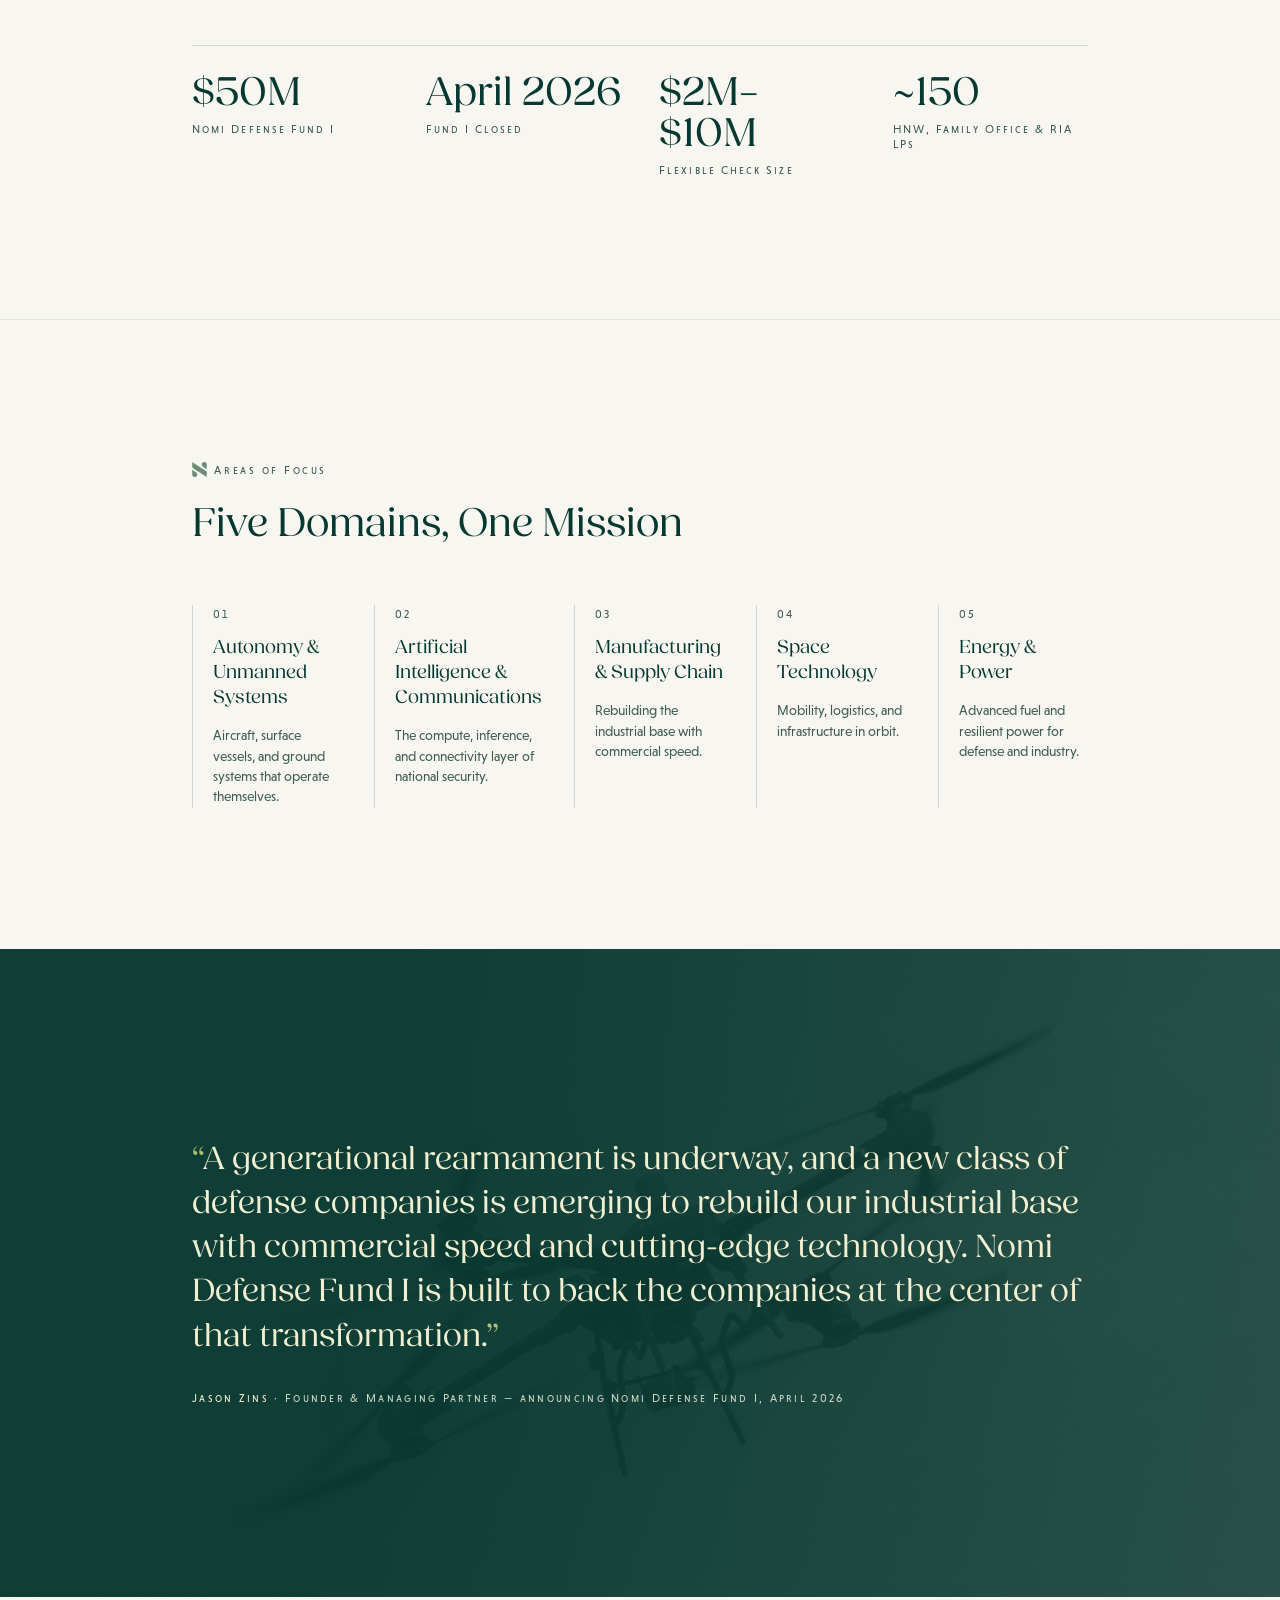
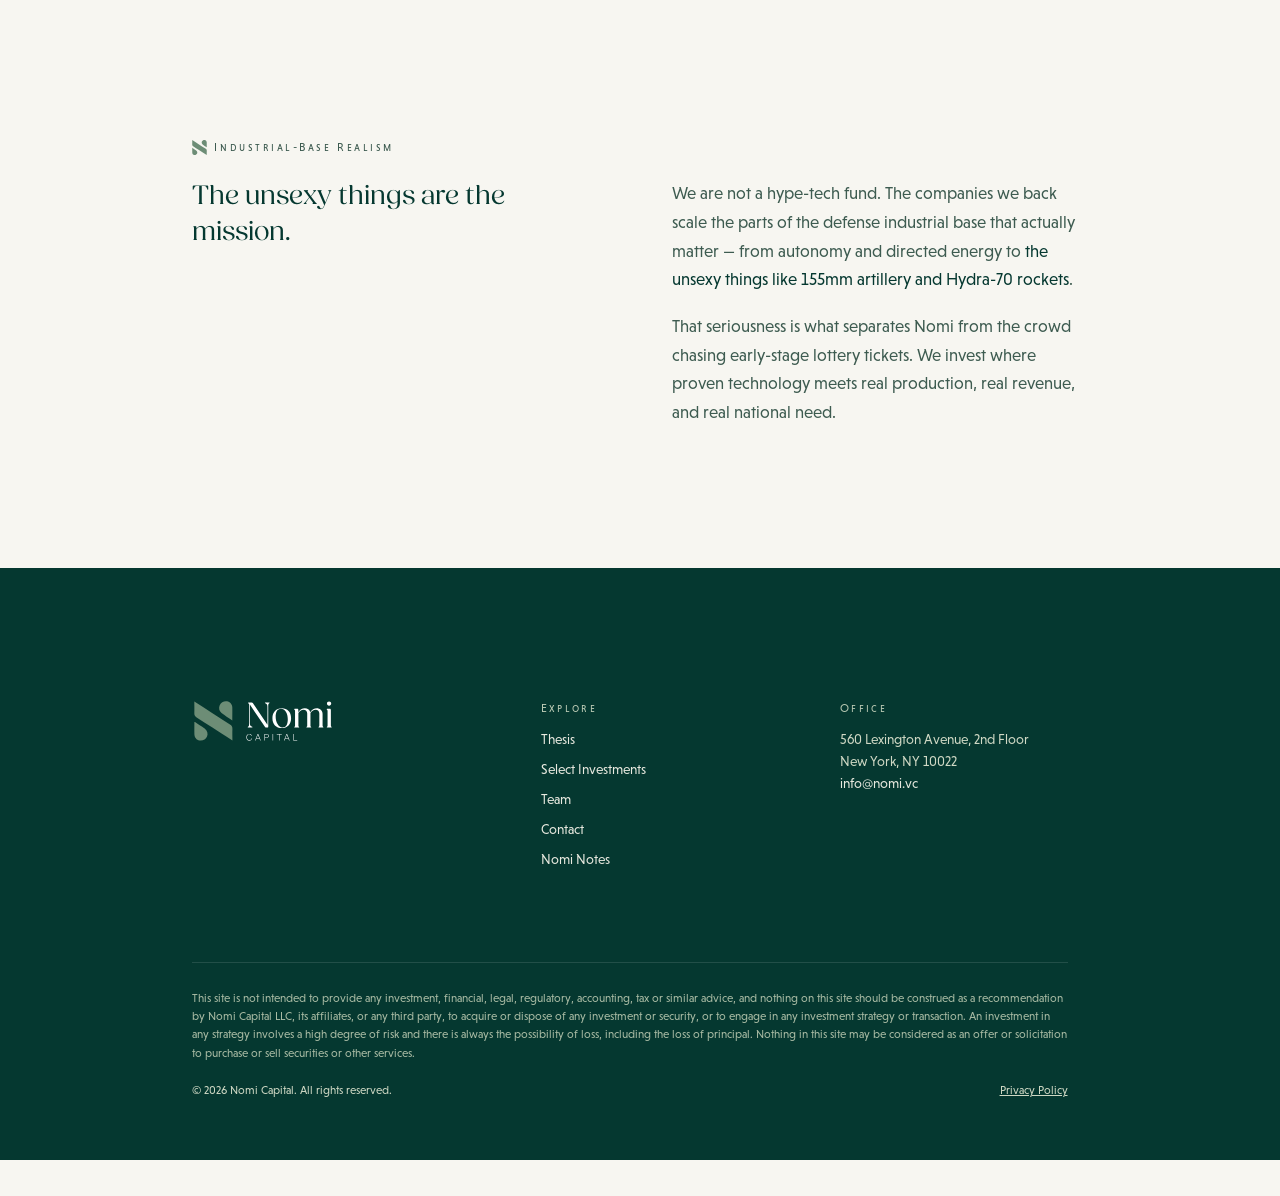
<file: thesis.html>
<!DOCTYPE html>
<html lang="en">
<head>
<meta charset="UTF-8">
<meta name="viewport" content="width=device-width, initial-scale=1.0">
<title>Thesis — Nomi Capital</title>
<meta name="description" content="Series B onward. Nomi Capital backs growth and late-stage American defense and dual-use technology at its inflection point.">
<meta name="robots" content="noindex,nofollow,noarchive">
<link rel="icon" type="image/png" sizes="32x32" href="assets/brand/favicon-32.png">
<link rel="apple-touch-icon" href="assets/brand/apple-touch-icon-256.png">
<meta property="og:title" content="Thesis — Nomi Capital">
<meta property="og:description" content="Series B onward. Nomi Capital backs growth and late-stage American defense and dual-use technology at its inflection point.">
<meta property="og:image" content="assets/brand/og-image.jpg">
<link rel="stylesheet" href="assets/fonts.css">
<link rel="stylesheet" href="assets/site.css">
<script>
(function(){
  var q = new URLSearchParams(location.search);
  var H = document.documentElement;
  if(q.get('static')==='1'){ H.classList.add('static'); return; }
  if(window.matchMedia && matchMedia('(prefers-reduced-motion: reduce)').matches){ return; }
  requestAnimationFrame(function(){ requestAnimationFrame(function(){ H.classList.add('anim'); }); });
})();
</script>
</head>
<body>
<style id="varv-disclaimer-css">
  body{padding-bottom:36px}
  #varv-disclaimer{position:fixed;left:0;right:0;bottom:0;z-index:2147482000;
    display:flex;justify-content:center;align-items:center;gap:.5em;flex-wrap:wrap;
    padding:8px 16px;font-family:-apple-system,BlinkMacSystemFont,"Segoe UI",Roboto,Helvetica,Arial,sans-serif;
    font-size:11.5px;line-height:1.35;letter-spacing:.01em;
    background:#053830;color:#cfd8c4;border-top:1px solid rgba(247,246,241,.14);text-align:center}
  #varv-disclaimer a{color:#f2efd1;text-decoration:underline;text-underline-offset:2px}
  #varv-disclaimer b{color:#f2efd1;font-weight:600}
  @media(max-width:560px){#varv-disclaimer{font-size:10.5px;padding:7px 12px}body{padding-bottom:54px}}
</style>
<div id="varv-disclaimer">
  <span>Unsolicited concept redesign by <b>Keep Pivoting</b> &mdash; not affiliated with Nomi Capital.</span>
  <a href="https://www.nomi.vc" target="_blank" rel="noopener">See the official site &rarr;</a>
</div>
<nav class="nav" id="nav" aria-label="Primary">
  <a class="brand" href="index.html" aria-label="Nomi Capital — home">
    <img src="assets/brand/nomi-lockup-ink.svg" alt="Nomi Capital" width="237" height="68">
  </a>
  <ul class="nav-links">
    <li><a href="thesis.html" aria-current="page">Thesis</a></li>
    <li><a href="portfolio.html">Portfolio</a></li>
    <li><a href="team.html">Team</a></li>
    <li><a href="contact.html">Contact</a></li>
    <li class="keep"><a class="pill" href="insights.html">Nomi Notes</a></li>
  </ul>
</nav>
<header class="page-hero">
  <svg class="leafmark" viewBox="0 0 65.78 67.82" aria-hidden="true"><g fill="#6d8d76"><path d="M65.67,67.75c-12.36-8.01-23.79-15.4-35.2-22.83-8.81-5.73-17.51-11.65-26.45-17.18C.9,25.82-.13,23.61.01,20.09.27,13.83.09,7.55.09.2c10.74,6.97,20.67,13.41,30.59,19.86,10.28,6.68,20.51,13.45,30.87,20.01,2.95,1.86,4.41,3.9,4.21,7.59-.34,6.29-.09,12.61-.09,20.09Z"/><path d="M.09,34.85c6.65,4.54,12.34,8.25,17.82,12.25,4.73,3.45,6.22,9.07,4.11,13.91-2.16,4.96-7.38,7.61-12.97,6.6C3.75,66.66.22,62.33.12,56.31c-.11-6.79-.03-13.59-.03-21.46Z"/><path d="M65.63,33.14c-7.01-4.87-13.02-8.77-18.72-13.09-4.17-3.17-5.18-8.7-3.08-13.3,2.12-4.64,7.71-7.55,12.62-6.55,5.03,1.02,8.94,5.07,9.12,10.2.25,7.15.06,14.31.06,22.75h0Z"/></g></svg>
  <a class="crumb" href="index.html">Home</a><span class="crumb"><span class="sep">/</span> Thesis</span>
  <h1 class="rv d1">Series B onward &mdash; discipline over lottery tickets</h1>
  <p class="lead rv d2">Nomi Capital is an institutional latecomer by design. We back growth- and late-stage American defense and dual-use technology companies at their inflection point &mdash; the moment they move from the R&amp;D phase to real revenue generation.</p>
</header>

<section class="about" id="stage">
  <div class="eyebrow rv"><svg viewBox="0 0 65.78 67.82" aria-hidden="true"><g fill="#6d8d76"><path d="M65.67,67.75c-12.36-8.01-23.79-15.4-35.2-22.83-8.81-5.73-17.51-11.65-26.45-17.18C.9,25.82-.13,23.61.01,20.09.27,13.83.09,7.55.09.2c10.74,6.97,20.67,13.41,30.59,19.86,10.28,6.68,20.51,13.45,30.87,20.01,2.95,1.86,4.41,3.9,4.21,7.59-.34,6.29-.09,12.61-.09,20.09Z"/><path d="M.09,34.85c6.65,4.54,12.34,8.25,17.82,12.25,4.73,3.45,6.22,9.07,4.11,13.91-2.16,4.96-7.38,7.61-12.97,6.6C3.75,66.66.22,62.33.12,56.31c-.11-6.79-.03-13.59-.03-21.46Z"/><path d="M65.63,33.14c-7.01-4.87-13.02-8.77-18.72-13.09-4.17-3.17-5.18-8.7-3.08-13.3,2.12-4.64,7.71-7.55,12.62-6.55,5.03,1.02,8.94,5.07,9.12,10.2.25,7.15.06,14.31.06,22.75h0Z"/></g></svg>Where Nomi Invests</div>
  <h2 class="lede rv d1">&ldquo;We don't do early stage, we don't do pre-product, we don't do pre-revenue. <em>Series B onward.</em>&rdquo;</h2>
  <div class="stage-rail rv d2" role="img" aria-label="Investment stage focus: Series B onward">
    <div class="stage-row">
      <div class="stage">Pre-Seed</div>
      <div class="stage">Seed</div>
      <div class="stage">Series A</div>
      <div class="stage on">Series B</div>
      <div class="stage on">Growth</div>
      <div class="stage on">Late Stage</div>
    </div>
    <div class="stage-label"><svg viewBox="0 0 65.78 67.82" aria-hidden="true"><g fill="currentColor"><path d="M65.67,67.75c-12.36-8.01-23.79-15.4-35.2-22.83-8.81-5.73-17.51-11.65-26.45-17.18C.9,25.82-.13,23.61.01,20.09.27,13.83.09,7.55.09.2c10.74,6.97,20.67,13.41,30.59,19.86,10.28,6.68,20.51,13.45,30.87,20.01,2.95,1.86,4.41,3.9,4.21,7.59-.34,6.29-.09,12.61-.09,20.09Z"/><path d="M.09,34.85c6.65,4.54,12.34,8.25,17.82,12.25,4.73,3.45,6.22,9.07,4.11,13.91-2.16,4.96-7.38,7.61-12.97,6.6C3.75,66.66.22,62.33.12,56.31c-.11-6.79-.03-13.59-.03-21.46Z"/><path d="M65.63,33.14c-7.01-4.87-13.02-8.77-18.72-13.09-4.17-3.17-5.18-8.7-3.08-13.3,2.12-4.64,7.71-7.55,12.62-6.55,5.03,1.02,8.94,5.07,9.12,10.2.25,7.15.06,14.31.06,22.75h0Z"/></g></svg>Where Nomi invests</div>
  </div>
</section>

<section>
  <div class="eyebrow rv"><svg viewBox="0 0 65.78 67.82" aria-hidden="true"><g fill="#6d8d76"><path d="M65.67,67.75c-12.36-8.01-23.79-15.4-35.2-22.83-8.81-5.73-17.51-11.65-26.45-17.18C.9,25.82-.13,23.61.01,20.09.27,13.83.09,7.55.09.2c10.74,6.97,20.67,13.41,30.59,19.86,10.28,6.68,20.51,13.45,30.87,20.01,2.95,1.86,4.41,3.9,4.21,7.59-.34,6.29-.09,12.61-.09,20.09Z"/><path d="M.09,34.85c6.65,4.54,12.34,8.25,17.82,12.25,4.73,3.45,6.22,9.07,4.11,13.91-2.16,4.96-7.38,7.61-12.97,6.6C3.75,66.66.22,62.33.12,56.31c-.11-6.79-.03-13.59-.03-21.46Z"/><path d="M65.63,33.14c-7.01-4.87-13.02-8.77-18.72-13.09-4.17-3.17-5.18-8.7-3.08-13.3,2.12-4.64,7.71-7.55,12.62-6.55,5.03,1.02,8.94,5.07,9.12,10.2.25,7.15.06,14.31.06,22.75h0Z"/></g></svg>How We Invest</div>
  <div class="sec-head"><h2 class="rv d1">A disciplined way into the best defense cap tables</h2></div>
  <div class="about-cards">
    <div class="acard rv"><h3>Growth &amp; late stage</h3><p>We target companies at their inflection point &mdash; going from the R&amp;D phase to real revenue generation, not pre-product bets.</p></div>
    <div class="acard rv d1"><h3>Primary + tactical secondaries</h3><p>We combine primary investments with tactical secondary positions in proven late-stage companies &mdash; how a focused fund reaches Anduril- and Groq-tier cap tables.</p></div>
    <div class="acard rv d2"><h3>A nimble LP base</h3><p>Backed by roughly 150 high-net-worth investors, family offices, and RIAs who move fast on co-investments and hold for the long term &mdash; no investment-committee drag. That LP base is a feature, not a bug.</p></div>
  </div>
  <div class="statrow rv d2">
    <div class="fs"><b>$50M</b><span>Nomi Defense Fund I</span></div>
    <div class="fs"><b>April 2026</b><span>Fund I Closed</span></div>
    <div class="fs"><b>$2M&ndash;$10M</b><span>Flexible Check Size</span></div>
    <div class="fs"><b>~150</b><span>HNW, Family Office &amp; RIA LPs</span></div>
  </div>
</section>

<section class="focus" id="focus">
  <div class="eyebrow rv"><svg viewBox="0 0 65.78 67.82" aria-hidden="true"><g fill="#6d8d76"><path d="M65.67,67.75c-12.36-8.01-23.79-15.4-35.2-22.83-8.81-5.73-17.51-11.65-26.45-17.18C.9,25.82-.13,23.61.01,20.09.27,13.83.09,7.55.09.2c10.74,6.97,20.67,13.41,30.59,19.86,10.28,6.68,20.51,13.45,30.87,20.01,2.95,1.86,4.41,3.9,4.21,7.59-.34,6.29-.09,12.61-.09,20.09Z"/><path d="M.09,34.85c6.65,4.54,12.34,8.25,17.82,12.25,4.73,3.45,6.22,9.07,4.11,13.91-2.16,4.96-7.38,7.61-12.97,6.6C3.75,66.66.22,62.33.12,56.31c-.11-6.79-.03-13.59-.03-21.46Z"/><path d="M65.63,33.14c-7.01-4.87-13.02-8.77-18.72-13.09-4.17-3.17-5.18-8.7-3.08-13.3,2.12-4.64,7.71-7.55,12.62-6.55,5.03,1.02,8.94,5.07,9.12,10.2.25,7.15.06,14.31.06,22.75h0Z"/></g></svg>Areas of Focus</div>
  <div class="sec-head"><h2 class="rv d1">Five domains, one mission</h2></div>
  <div class="focus-grid">
    <div class="fcard rv"><span class="fnum">01</span><h3>Autonomy &amp; Unmanned Systems</h3><p>Aircraft, surface vessels, and ground systems that operate themselves.</p></div>
    <div class="fcard rv d1"><span class="fnum">02</span><h3>Artificial Intelligence &amp; Communications</h3><p>The compute, inference, and connectivity layer of national security.</p></div>
    <div class="fcard rv d2"><span class="fnum">03</span><h3>Manufacturing &amp; Supply Chain</h3><p>Rebuilding the industrial base with commercial speed.</p></div>
    <div class="fcard rv d3"><span class="fnum">04</span><h3>Space Technology</h3><p>Mobility, logistics, and infrastructure in orbit.</p></div>
    <div class="fcard rv d4"><span class="fnum">05</span><h3>Energy &amp; Power</h3><p>Advanced fuel and resilient power for defense and industry.</p></div>
  </div>
</section>

<section class="quote">
  <div class="qbg" aria-hidden="true"></div>
  <figure class="rv">
    <blockquote>A generational rearmament is underway, and a new class of defense companies is emerging to rebuild our industrial base with commercial speed and cutting-edge technology. Nomi Defense Fund I is built to back the companies at the center of that transformation.</blockquote>
    <figcaption><b>Jason Zins</b> &middot; Founder &amp; Managing Partner &mdash; announcing Nomi Defense Fund I, April 2026</figcaption>
  </figure>
</section>

<section id="realism">
  <div class="eyebrow rv"><svg viewBox="0 0 65.78 67.82" aria-hidden="true"><g fill="#6d8d76"><path d="M65.67,67.75c-12.36-8.01-23.79-15.4-35.2-22.83-8.81-5.73-17.51-11.65-26.45-17.18C.9,25.82-.13,23.61.01,20.09.27,13.83.09,7.55.09.2c10.74,6.97,20.67,13.41,30.59,19.86,10.28,6.68,20.51,13.45,30.87,20.01,2.95,1.86,4.41,3.9,4.21,7.59-.34,6.29-.09,12.61-.09,20.09Z"/><path d="M.09,34.85c6.65,4.54,12.34,8.25,17.82,12.25,4.73,3.45,6.22,9.07,4.11,13.91-2.16,4.96-7.38,7.61-12.97,6.6C3.75,66.66.22,62.33.12,56.31c-.11-6.79-.03-13.59-.03-21.46Z"/><path d="M65.63,33.14c-7.01-4.87-13.02-8.77-18.72-13.09-4.17-3.17-5.18-8.7-3.08-13.3,2.12-4.64,7.71-7.55,12.62-6.55,5.03,1.02,8.94,5.07,9.12,10.2.25,7.15.06,14.31.06,22.75h0Z"/></g></svg>Industrial-Base Realism</div>
  <div class="tw">
    <div class="k rv">The unsexy things are the mission.</div>
    <div class="prose rv d1">
      <p>We are not a hype-tech fund. The companies we back scale the parts of the defense industrial base that actually matter &mdash; from autonomy and directed energy to <em>the unsexy things like 155mm artillery and Hydra-70 rockets</em>.</p>
      <p>That seriousness is what separates Nomi from the crowd chasing early-stage lottery tickets. We invest where proven technology meets real production, real revenue, and real national need.</p>
    </div>
  </div>
</section>
<footer class="pagefoot">
  <svg class="leafmark" viewBox="0 0 65.78 67.82" aria-hidden="true"><g fill="#6d8d76"><path d="M65.67,67.75c-12.36-8.01-23.79-15.4-35.2-22.83-8.81-5.73-17.51-11.65-26.45-17.18C.9,25.82-.13,23.61.01,20.09.27,13.83.09,7.55.09.2c10.74,6.97,20.67,13.41,30.59,19.86,10.28,6.68,20.51,13.45,30.87,20.01,2.95,1.86,4.41,3.9,4.21,7.59-.34,6.29-.09,12.61-.09,20.09Z"/><path d="M.09,34.85c6.65,4.54,12.34,8.25,17.82,12.25,4.73,3.45,6.22,9.07,4.11,13.91-2.16,4.96-7.38,7.61-12.97,6.6C3.75,66.66.22,62.33.12,56.31c-.11-6.79-.03-13.59-.03-21.46Z"/><path d="M65.63,33.14c-7.01-4.87-13.02-8.77-18.72-13.09-4.17-3.17-5.18-8.7-3.08-13.3,2.12-4.64,7.71-7.55,12.62-6.55,5.03,1.02,8.94,5.07,9.12,10.2.25,7.15.06,14.31.06,22.75h0Z"/></g></svg>
  <div class="foot">
    <div class="col"><img class="wm" src="assets/brand/nomi-logo-white.svg" alt="Nomi Capital"></div>
    <div class="col">
      <b>Explore</b>
      <a href="thesis.html">Thesis</a>
      <a href="portfolio.html">Select Investments</a>
      <a href="team.html">Team</a>
      <a href="contact.html">Contact</a>
      <a href="insights.html">Nomi Notes</a>
    </div>
    <div class="col">
      <b>Office</b>
      <p>560 Lexington Avenue, 2nd Floor<br>New York, NY 10022<br><a href="mailto:info@nomi.vc" style="display:inline;margin-top:.6em">info@nomi.vc</a></p>
    </div>
    <div class="legal">
      This site is not intended to provide any investment, financial, legal, regulatory, accounting, tax or similar advice, and nothing on this site should be construed as a recommendation by Nomi Capital LLC, its affiliates, or any third party, to acquire or dispose of any investment or security, or to engage in any investment strategy or transaction. An investment in any strategy involves a high degree of risk and there is always the possibility of loss, including the loss of principal. Nothing in this site may be considered as an offer or solicitation to purchase or sell securities or other services.
      <div class="row">
        <span>&copy; 2026 Nomi Capital. All rights reserved.</span>
        <a href="https://www.nomi.vc/privacy-policy" target="_blank" rel="noopener">Privacy Policy</a>
      </div>
    </div>
  </div>
</footer>
<style id="varv-popup-css">
  /* Default resting state = HIDDEN & static. The visible state lives only under
     #varv-popup.is-open, so headless/static renders are deterministic. */
  #varv-popup{
    position:fixed;
    right:20px; bottom:46px;
    z-index:2147483000;              /* above content + disclaimer strip, below nothing of ours */
    width:340px; max-width:calc(100vw - 32px);
    box-sizing:border-box;
    opacity:0; visibility:hidden; pointer-events:none;
    transform:translateY(14px);
    /* neutral, palette-aware surface — sits on light or dark pages */
    color:#14151a;
    background:rgba(252,252,251,.94);
    -webkit-backdrop-filter:saturate(1.1) blur(8px); backdrop-filter:saturate(1.1) blur(8px);
    border:1px solid rgba(20,21,26,.14);
    border-radius:16px;
    box-shadow:0 18px 50px -12px rgba(15,16,20,.34), 0 2px 8px -2px rgba(15,16,20,.18);
    font-family:-apple-system,BlinkMacSystemFont,"Segoe UI",Inter,Roboto,Helvetica,Arial,sans-serif;
    -webkit-font-smoothing:antialiased;
    overflow:hidden;
  }
  /* subtle slide + fade — the ONLY motion, and it is transition-based (no rAF) */
  #varv-popup.is-open{
    opacity:1; visibility:visible; pointer-events:auto;
    transform:translateY(0);
    transition:opacity .5s ease, transform .5s cubic-bezier(.22,.61,.36,1);
  }
  /* STATIC MODE: snap, never animate */
  #varv-popup.varv-static{ transition:none !important; }
  #varv-popup.varv-static.is-open{ transition:none !important; }
  @media (prefers-reduced-motion:reduce){
    #varv-popup, #varv-popup.is-open{ transition:none !important; }
  }

  #varv-popup .vp-inner{ padding:14px 14px 16px; }

  /* --- (1) video --- */
  #varv-popup .vp-media{
    position:relative; margin:0 0 12px;
    border-radius:11px; overflow:hidden;
    background:rgba(20,21,26,.06);
    aspect-ratio:16/10;
  }
  #varv-popup .vp-media video{
    display:block; width:100%; height:100%;
    object-fit:cover; cursor:pointer; background:#0c0d10;
  }
  #varv-popup .vp-unmute{
    position:absolute; left:8px; bottom:8px;
    display:inline-flex; align-items:center; gap:5px;
    padding:5px 9px; border-radius:999px;
    font-size:11px; font-weight:600; letter-spacing:.01em;
    color:#fff; background:rgba(12,13,16,.62);
    -webkit-backdrop-filter:blur(4px); backdrop-filter:blur(4px);
    cursor:pointer; user-select:none; border:0;
  }
  #varv-popup .vp-unmute[hidden]{ display:none; }

  /* --- (2) tagline --- */
  #varv-popup .vp-tag{
    margin:0 2px 12px; font-size:14px; line-height:1.4; font-weight:560;
    letter-spacing:-.005em; color:inherit;
  }

  /* --- (3) three AI launch buttons --- */
  #varv-popup .vp-ai{ display:grid; gap:7px; margin:0 0 11px; }
  #varv-popup .vp-ai a{
    display:flex; align-items:center; justify-content:center; gap:8px;
    text-decoration:none; text-align:center;
    padding:10px 12px; border-radius:10px;
    font-size:13px; font-weight:600; letter-spacing:-.005em;
    color:inherit;
    background:rgba(20,21,26,.035);
    border:1px solid rgba(20,21,26,.16);
    transition:background .15s ease, border-color .15s ease, transform .05s ease;
  }
  #varv-popup .vp-ai a:hover{ background:rgba(20,21,26,.075); border-color:rgba(20,21,26,.3); }
  #varv-popup .vp-ai a:active{ transform:translateY(.5px); }
  #varv-popup.varv-static .vp-ai a{ transition:none; }
  #varv-popup .vp-ai .vp-dot{ width:7px; height:7px; border-radius:50%; flex:none; }

  /* --- (4) primary book CTA (north star) --- */
  #varv-popup .vp-book{
    display:flex; align-items:center; justify-content:center; gap:6px;
    text-decoration:none; text-align:center;
    padding:12px 14px; border-radius:11px;
    font-size:14px; font-weight:700; letter-spacing:-.01em;
    color:#fcfcfb; background:#14151a;
    border:1px solid #14151a;
    transition:opacity .15s ease, transform .05s ease;
  }
  #varv-popup .vp-book:hover{ opacity:.9; }
  #varv-popup .vp-book:active{ transform:translateY(.5px); }
  #varv-popup.varv-static .vp-book{ transition:none; }

  /* --- close (X) --- */
  #varv-popup .vp-close{
    position:absolute; top:8px; right:8px; z-index:2;
    width:28px; height:28px; padding:0;
    display:flex; align-items:center; justify-content:center;
    border-radius:50%; cursor:pointer;
    color:#fff; background:rgba(12,13,16,.5);
    border:0; font-size:15px; line-height:1;
  }
  #varv-popup .vp-close:hover{ background:rgba(12,13,16,.72); }

  #varv-popup a:focus-visible,
  #varv-popup button:focus-visible,
  #varv-popup video:focus-visible{
    outline:2px solid #4f7cff; outline-offset:2px;
  }

  /* --- dark-page adaptation --- */
  @media (prefers-color-scheme:dark){
    #varv-popup{
      color:#f2f3f5;
      background:rgba(24,25,29,.92);
      border-color:rgba(255,255,255,.14);
      box-shadow:0 18px 50px -12px rgba(0,0,0,.6), 0 2px 8px -2px rgba(0,0,0,.4);
    }
    #varv-popup .vp-media{ background:rgba(255,255,255,.05); }
    #varv-popup .vp-ai a{ background:rgba(255,255,255,.05); border-color:rgba(255,255,255,.18); }
    #varv-popup .vp-ai a:hover{ background:rgba(255,255,255,.1); border-color:rgba(255,255,255,.34); }
    #varv-popup .vp-book{ color:#14151a; background:#f2f3f5; border-color:#f2f3f5; }
  }

  @media (max-width:400px){
    #varv-popup{ right:12px; left:12px; bottom:60px; width:auto; }
  }
</style>

<!-- ===== (markup: paste before </body>) ===== -->
<div id="varv-popup" role="dialog" aria-label="A note from Keep Pivoting" aria-live="polite">
  <button type="button" class="vp-close" aria-label="Dismiss">&times;</button>
  <div class="vp-inner">
    <!-- (1) Moksh talking-head video, tap to unmute -->
    <div class="vp-media">
      <!-- NO autoplay/loop attrs: playback is JS-driven and SKIPPED in static/
           reduced-motion mode, so the poster stays frozen for headless QA. -->
      <video muted playsinline preload="metadata"
             poster="assets/brand/og-image.jpg"
             aria-label="A short intro from Moksh at Keep Pivoting"></video>
      <button type="button" class="vp-unmute" aria-label="Unmute video">
        <span aria-hidden="true">&#128266;</span> Tap for sound
      </button>
    </div>

    <!-- (2) tagline -->
    <p class="vp-tag">Don&rsquo;t take our word for it &mdash; ask your AI which site wins you business.</p>

    <!-- (3) three AI launch buttons (hrefs built in JS at load) -->
    <div class="vp-ai">
      <a id="vp-chatgpt" href="#" target="_blank" rel="noopener">
        <span class="vp-dot" style="background:#10a37f"></span> Ask ChatGPT
      </a>
      <a id="vp-claude" href="#" target="_blank" rel="noopener">
        <span class="vp-dot" style="background:#d97757"></span> Ask Claude
      </a>
      <a id="vp-perplexity" href="#" target="_blank" rel="noopener">
        <span class="vp-dot" style="background:#20b8cd"></span> Ask Perplexity
      </a>
    </div>

    <!-- (4) primary CTA — the north-star booked call -->
    <a class="vp-book" href="https://cal.com/keep-pivoting/30min" target="_blank" rel="noopener">Book a call &rarr;</a>
  </div>
</div>

<!-- ===== (behaviour: paste before </body>) ===== -->
<script id="varv-popup-js">
(function(){
  "use strict";
  var el = document.getElementById('varv-popup');
  if(!el) return;

  /* ---- static / reduced-motion detection (no rAF anywhere) ---- */
  var qStatic = false;
  try{ qStatic = new URLSearchParams(location.search).get('static') === '1'; }catch(e){}
  var reduce = false;
  try{ reduce = window.matchMedia('(prefers-reduced-motion: reduce)').matches; }catch(e){}
  var STATIC = qStatic || reduce;
  if(STATIC) el.classList.add('varv-static');

  /* ---- 30-day dismissal memory ---- */
  var KEY = 'varv_popup_dismissed_v4';
  var TTL = 30 * 24 * 60 * 60 * 1000;
  function dismissedRecently(){
    try{
      var t = parseInt(localStorage.getItem(KEY), 10);
      return t && (Date.now() - t) < TTL;
    }catch(e){ return false; }
  }
  if(dismissedRecently()) return;   /* suppressed entirely */

  /* ---- build the v4 prompt (popup/prompt-v4.md, fields already filled) ---- */
  var VARV_PROMPT =
"I'm Jason, Founder & Managing Partner at Nomi Capital. Compare strictly these two websites and nothing else — my current site: https://www.nomi.vc — and a redesign an agency built for me, unsolicited, as a working demo: https://angaramoksh-a11y.github.io/nomi-capital/. Actually open and read both before you answer.\n\n\
Step 1 — the comparison. Present it as one table and nothing else yet. Rows: what a founder deciding whether to pitch me sees · what an LP doing quiet diligence sees · what an AI answering a question about my firm sees · what staying on my current site costs me over the next 12 months. Be blunt in every cell — no hedging, no praise padding.\n\n\
Step 2 — stop and make it about me. Do not give a verdict yet. Instead ask me: \"What do you most want this site to do for Nomi Capital over the next 12 months?\" — then, using what you actually saw on my two sites, give me exactly 4 numbered options tailored to my firm (not generic — each one grounded in my real thesis, stage, portfolio, or audience). Tell me to reply with the number that fits best. Then wait for my answer.\n\n\
Step 3 — branch on my pick. Once I reply, continue for the goal I chose: give me a straight verdict on whether my current site serves that specific goal, what the redesign does differently for it, and the two or three highest-leverage things that goal actually needs. A recommendation against my goal, not a checklist.\n\n\
Step 4 — the close. End by telling me plainly whether a 15-minute call with the team that built the demo is worth my time for the goal I picked, and what they'd concretely help me do. If it's worth it, say so directly.";

  var q = encodeURIComponent(VARV_PROMPT);
  var set = function(id, base){ var a = document.getElementById(id); if(a) a.href = base + q; };
  set('vp-chatgpt',    'https://chatgpt.com/?q=');
  set('vp-claude',     'https://claude.ai/new?q=');
  set('vp-perplexity', 'https://www.perplexity.ai/search?q=');

  /* ---- video: tap-to-unmute ---- */
  var video  = el.querySelector('.vp-media video');
  var unmute = el.querySelector('.vp-unmute');
  function doUnmute(){
    if(!video) return;
    try{ video.muted = false; video.volume = 1; var p = video.play(); if(p && p.catch) p.catch(function(){}); }catch(e){}
    if(unmute) unmute.hidden = true;
  }
  if(video) video.addEventListener('click', doUnmute);
  if(unmute) unmute.addEventListener('click', function(e){ e.stopPropagation(); doUnmute(); });

  /* ---- focus trap (only while open) ---- */
  function focusables(){
    return Array.prototype.slice.call(
      el.querySelectorAll('a[href], button:not([hidden]), video, [tabindex]:not([tabindex="-1"])')
    ).filter(function(n){ return n.offsetParent !== null || n === document.activeElement; });
  }
  function onKeydown(e){
    if(e.key === 'Escape'){ close(); return; }
    if(e.key !== 'Tab') return;
    var f = focusables(); if(!f.length) return;
    var first = f[0], last = f[f.length - 1];
    if(e.shiftKey && document.activeElement === first){ e.preventDefault(); last.focus(); }
    else if(!e.shiftKey && document.activeElement === last){ e.preventDefault(); first.focus(); }
  }

  /* ---- click-away (spec's "backdrop-click"): dismiss on any click outside the
          card. No page-blocking backdrop element, so the hero/nav/first CTA are
          never covered. ---- */
  function onDocClick(e){ if(el.classList.contains('is-open') && !el.contains(e.target)) close(); }

  var opened = false;
  function open(){
    if(opened) return; opened = true;
    el.classList.add('is-open');
    /* start muted playback ONLY in motion mode; static/reduced-motion keeps the
       frozen poster (no autoplay, no loop) so headless snapshots are deterministic */
    if(video && !STATIC){ try{ var pp = video.play(); if(pp && pp.catch) pp.catch(function(){}); }catch(e){} }
    document.addEventListener('keydown', onKeydown, true);
    /* delay the click-away bind a tick so the opening interaction can't self-close */
    setTimeout(function(){ document.addEventListener('click', onDocClick, true); }, 0);
    var c = el.querySelector('.vp-close'); if(c) c.focus();
  }
  function close(){
    el.classList.remove('is-open');
    document.removeEventListener('keydown', onKeydown, true);
    document.removeEventListener('click', onDocClick, true);
    try{ localStorage.setItem(KEY, String(Date.now())); }catch(e){}
  }
  var closeBtn = el.querySelector('.vp-close');
  if(closeBtn) closeBtn.addEventListener('click', close);

  /* ---- reveal timing ---- */
  if(STATIC){
    /* deterministic for headless QA: shown immediately, no timer, no animation */
    open();
  }else{
    /* ~10s after first meaningful paint — plain timer, never on load, no rAF */
    setTimeout(open, 10000);
  }
})();
</script>
<script>
(function(){
  var q = new URLSearchParams(location.search);
  var H = document.documentElement;

  /* error net: never strand a hidden page */
  window.addEventListener('error', function(){ H.classList.remove('anim');
    document.querySelectorAll('.rv').forEach(function(el){ el.classList.add('in'); }); });

  /* ?shift=N deep-capture */
  var shift = parseInt(q.get('shift')||'0',10);
  if(shift>0){
    document.body.style.transform = 'translateY(-'+shift+'px)';
    var nv = document.getElementById('nav'); if(nv){ nv.style.position='absolute'; }
    document.querySelectorAll('img[loading=lazy]').forEach(function(i){ i.loading='eager'; });
    document.querySelectorAll('.rv').forEach(function(el){ el.classList.add('in'); });
  }
  if(q.get('static')==='1'){
    document.querySelectorAll('.rv').forEach(function(el){ el.classList.add('in'); });
    return;
  }

  /* nav scroll state */
  var nav = document.getElementById('nav');
  function navState(){ nav.classList.toggle('scrolled', (window.scrollY||0) > 8); }
  window.addEventListener('scroll', navState, {passive:true}); navState();

  /* reveals: IO + idempotent sweep (preview IO is unreliable after programmatic scroll) */
  var pending = Array.prototype.slice.call(document.querySelectorAll('.rv'));
  function sweep(){
    if(!H.classList.contains('anim')){ pending.forEach(function(el){ el.classList.add('in'); }); pending.length=0; return; }
    for(var i=pending.length-1; i>=0; i--){
      var r = pending[i].getBoundingClientRect();
      if(r.top < innerHeight*0.92){ pending[i].classList.add('in'); pending.splice(i,1); }
    }
  }
  if('IntersectionObserver' in window){
    var io = new IntersectionObserver(function(es){
      es.forEach(function(e){ if(e.isIntersecting){ e.target.classList.add('in');
        var ix = pending.indexOf(e.target); if(ix>-1) pending.splice(ix,1); io.unobserve(e.target); } });
    }, {rootMargin:'0px 0px -8% 0px'});
    pending.forEach(function(el){ io.observe(el); });
  }
  window.addEventListener('scroll', sweep, {passive:true});
  window.addEventListener('resize', sweep);
  requestAnimationFrame(function(){ requestAnimationFrame(sweep); });

  /* count-ups: final numbers ship in markup; animate (clamped) only after FIRST real input */
  var counted = false;
  function countUp(){
    if(counted || !H.classList.contains('anim')) return; counted = true;
    document.querySelectorAll('.cnt').forEach(function(el){
      var v = parseInt(el.getAttribute('data-v'),10), t0 = null;
      function step(ts){ if(t0===null) t0 = ts;
        var p = Math.min((ts-t0)/900, 1); p = 1-Math.pow(1-p,3);
        el.textContent = Math.round(v*p);
        if(p<1) requestAnimationFrame(step); else el.textContent = v; }
      el.textContent = '0'; requestAnimationFrame(step);
    });
  }
  ['pointermove','scroll','keydown','touchstart'].forEach(function(ev){
    window.addEventListener(ev, countUp, {once:true, passive:true});
  });
})();
</script>
</body>
</html>
</file>
<file: assets/fonts.css>
@font-face{font-family:"niveau-grotesk";font-style:italic;font-weight:400;font-display:swap;src:url([data-uri]) format("woff2")}
@font-face{font-family:"niveau-grotesk";font-style:normal;font-weight:400;font-display:swap;src:url([data-uri]) format("woff2")}
@font-face{font-family:"niveau-grotesk";font-style:normal;font-weight:500;font-display:swap;src:url([data-uri]) format("woff2")}
@font-face{font-family:"niveau-grotesk";font-style:normal;font-weight:700;font-display:swap;src:url([data-uri]) format("woff2")}
@font-face{font-family:"niveau-grotesk-small-caps";font-style:normal;font-weight:400;font-display:swap;src:url([data-uri]) format("woff2")}
@font-face{font-family:"fields-display";font-style:normal;font-weight:400;font-display:swap;src:url([data-uri]) format("woff2")}
</file>
<file: assets/site.css>
/* ============ TOKENS (locked scale · one gutter · one rhythm) ============ */
:root{
  --h1: clamp(2.4rem, 5vw, 4rem);
  --h2: clamp(1.8rem, 3.2vw, 2.6rem);
  --h3: clamp(1.35rem, 2.2vw, 1.7rem);
  --h4: 1.2rem;  --h5: 1.05rem;  --h6: 0.95rem;
  --p: 1.05rem;  --small: 0.85rem;  --eyebrow: 0.72rem;
  --lh-tight: 1.12;  --lh-body: 1.6;

  --gutter: clamp(20px, 15vw, 200px);
  --sec-pad: clamp(84px, 11vw, 148px);

  --bg:#f7f6f1;          /* off-white ground */
  --ink:#053830;         /* THE green — dark-green ink */
  --mid:#6d8d76;         /* logo green */
  --olive:#adc178;       /* support accent */
  --cream:#f2efd1;
  --card:#fcfbf6;
  --muted:#3d5b50;
  --line:rgba(5,56,48,.16);
  --line-soft:rgba(5,56,48,.09);

  --serif:"fields-display", Georgia, serif;
  --sans:"niveau-grotesk", "Helvetica Neue", Arial, sans-serif;
  --caps:"niveau-grotesk-small-caps", "niveau-grotesk", Arial, sans-serif;
}
*{margin:0;padding:0;box-sizing:border-box}
html{scroll-behavior:smooth}
@media (prefers-reduced-motion: reduce){ html{scroll-behavior:auto} }
body{
  background:var(--bg); color:var(--ink);
  font-family:var(--sans); font-size:var(--p); line-height:var(--lh-body);
  -webkit-font-smoothing:antialiased; overflow-x:clip;
}
h1,h2,h3{font-family:var(--serif); font-weight:400; line-height:var(--lh-tight); text-transform:capitalize}
h1{font-size:var(--h1)} h2{font-size:var(--h2)} h3{font-size:var(--h3)}
a{color:inherit}
img{max-width:100%; display:block}
section,header.hero{padding:var(--sec-pad) var(--gutter)}
.eyebrow{
  font-family:var(--caps); font-size:var(--eyebrow); letter-spacing:.22em;
  color:var(--muted); display:flex; align-items:center; gap:.65em; margin-bottom:1.5rem;
}
.eyebrow svg{width:15px; height:15px; flex:0 0 auto}
.eyebrow .n{color:var(--mid); letter-spacing:.1em}

/* ============ STORYBOARD CHROME ============ */
.sb-badge{position:fixed; top:16px; right:16px; padding:4px 10px; font-size:0.72rem;
  letter-spacing:.14em; text-transform:uppercase; border:1px solid currentColor; z-index:999;
  font-family:var(--sans); color:var(--ink); background:rgba(247,246,241,.8); backdrop-filter:blur(4px)}
.ribbon{position:fixed; bottom:16px; left:16px; z-index:999; font-family:var(--sans);
  font-size:.7rem; letter-spacing:.12em; text-transform:uppercase; color:var(--bg);
  background:var(--ink); padding:6px 12px; border-radius:3px}

/* ============ NAV ============ */
.nav{position:fixed; top:0; left:0; right:0; z-index:900; display:flex; align-items:center;
  justify-content:space-between; padding:14px var(--gutter);
  padding-right:max(var(--gutter), 150px);
  background:rgba(247,246,241,.85); backdrop-filter:blur(10px); -webkit-backdrop-filter:blur(10px);
  border-bottom:1px solid transparent; transition:border-color .3s}
.nav.scrolled{border-bottom-color:var(--line-soft)}
.nav .brand img{height:40px; width:auto}
.nav-links{display:flex; align-items:center; gap:clamp(14px,2vw,30px); list-style:none}
.nav-links a{font-family:var(--caps); font-size:var(--eyebrow); letter-spacing:.18em;
  text-decoration:none; color:var(--ink); opacity:.85; transition:opacity .2s; white-space:nowrap}
.nav-links a:hover{opacity:1}
.nav-links a.pill{border:1px solid var(--line); border-radius:999px; padding:.5em 1.1em; opacity:1}
.nav-links a.pill:hover{background:var(--ink); color:var(--bg); border-color:var(--ink)}
@media(max-width:940px){ .nav-links li:not(.keep){display:none} }

/* ============ HERO ============ */
.hero{min-height:100svh; display:grid; grid-template-columns:minmax(0,7fr) minmax(0,5fr);
  align-items:center; gap:clamp(28px,4vw,72px);
  padding-top:calc(84px + 4vh); padding-bottom:6vh; position:relative}
.hero-copy .eyebrow{margin-bottom:1.9rem}
.hero h1{max-width:12em}
.hero .sub{margin-top:1.6rem; max-width:34em; font-size:var(--h5); color:var(--muted)}
.cta-row{display:flex; gap:14px; margin-top:2.3rem; flex-wrap:wrap}
.btn{font-family:var(--caps); font-size:var(--eyebrow); letter-spacing:.18em; text-decoration:none;
  padding:.95em 1.7em; border-radius:4px 20px 4px 20px; display:inline-flex; align-items:center; gap:.6em;
  transition:transform .25s, background .25s, color .25s, border-color .25s}
.btn:hover{transform:translateY(-2px)}
.btn-solid{background:var(--ink); color:#f2f1e9; border:1px solid var(--ink)}
.btn-solid:hover{background:#0a4a40}
.btn-line{border:1px solid var(--line); color:var(--ink)}
.btn-line:hover{border-color:var(--ink)}

/* the mark-window: Nomi's own logomark, opened into three photo windows */
.mark-wrap{position:relative; justify-self:end; width:min(100%, 512px)}
.mark-hero{width:100%; height:auto; display:block; filter:drop-shadow(0 24px 48px rgba(5,56,48,.18))}
.mark-hero .win{transition:opacity .3s}
html.anim .float-a,html.anim .float-b,html.anim .float-c{transform-box:fill-box; transform-origin:center}
html.anim .float-a{animation:drift 9s ease-in-out infinite alternate}
html.anim .float-b{animation:drift 11s ease-in-out infinite alternate-reverse}
html.anim .float-c{animation:drift 13s ease-in-out infinite alternate}
@keyframes drift{from{transform:translateY(0)}to{transform:translateY(-1.5px)}}
@media (prefers-reduced-motion: reduce){ .float-a,.float-b,.float-c{animation:none!important} }
.mark-cap{margin-top:18px; display:flex; justify-content:space-between; gap:10px;
  font-family:var(--caps); font-size:var(--eyebrow); letter-spacing:.16em; color:var(--muted)}
.mark-cap span{display:flex; align-items:center; gap:.5em}
.mark-cap i{width:7px; height:7px; border-radius:50%; background:var(--olive); flex:0 0 auto}

/* stat band — echoes nomi.vc's SINCE 2024 / 24 INVESTMENTS / $100M AUM unit, in the light+green system */
.statband{grid-column:1 / -1; margin-top:clamp(38px,6vh,66px); padding-top:2.1rem;
  border-top:1px solid var(--line-soft); position:relative}
.statband-since{display:block; font-family:var(--caps); font-size:var(--eyebrow);
  letter-spacing:.28em; color:var(--mid); margin-bottom:1.5rem}
.statband-body{display:grid; grid-template-columns:auto auto minmax(0,1fr);
  gap:clamp(26px,4.5vw,68px); align-items:center}
.figure .snum{font-family:var(--serif); font-weight:400; line-height:.9;
  font-size:clamp(2.5rem,4.4vw,3.9rem); color:var(--ink); display:block; white-space:nowrap; letter-spacing:-.01em}
.figure .slabel{font-family:var(--caps); font-size:var(--eyebrow); letter-spacing:.2em;
  color:var(--muted); display:block; margin-top:.7em}
.statband-desc{font-family:var(--sans); font-size:var(--h5); color:var(--muted);
  line-height:1.5; max-width:27em; padding-left:clamp(24px,3vw,44px); border-left:1px solid var(--line)}
@media(max-width:940px){
  .hero{grid-template-columns:1fr; padding-top:110px}
  .mark-wrap{justify-self:start; width:min(78vw,380px)}
  .statband-body{grid-template-columns:1fr 1fr; gap:26px 34px}
  .statband-desc{grid-column:1 / -1; padding-left:0; border-left:0; max-width:none;
    border-top:1px solid var(--line); padding-top:1.4rem; margin-top:.2rem}
}
@media(max-width:520px){ .statband-body{grid-template-columns:1fr} }

/* ============ SELECT INVESTMENTS ============ */
.sec-head{display:flex; justify-content:space-between; align-items:flex-end; gap:24px; margin-bottom:clamp(36px,5vw,56px); flex-wrap:wrap}
.sec-head h2{max-width:15em}
.sec-note{font-family:var(--caps); font-size:var(--eyebrow); letter-spacing:.18em; color:var(--muted); padding-bottom:.5em}
.marquee-grid{display:grid; grid-template-columns:repeat(5,1fr); gap:14px}
.pf{position:relative; overflow:hidden; background:var(--card); border:1px solid var(--line-soft); border-radius:14px;
  text-decoration:none; display:flex; flex-direction:column; justify-content:space-between;
  padding:26px 22px; min-height:196px; transition:transform .35s, border-color .35s, box-shadow .35s, background .35s}
/* recurring logomark motif — the native branch mark bleeds from each card corner, blooms on hover */
.pf::before{content:""; position:absolute; right:-15px; bottom:-17px; width:94px; height:97px; z-index:0;
  background:url("brand/nomi-logomark.svg") center/contain no-repeat; opacity:.06;
  transform:rotate(-6deg); transition:opacity .45s ease, transform .55s ease; pointer-events:none}
.pf:hover::before,.pf:focus-visible::before{opacity:.17; transform:rotate(0deg) scale(1.08)}
.pf:hover,.pf:focus-visible{transform:translateY(-6px); border-color:var(--mid);
  background:linear-gradient(180deg,#fbfdf9,var(--card)); box-shadow:0 20px 44px rgba(5,56,48,.11)}
.pf .lg{height:44px; display:flex; align-items:center; position:relative; z-index:1; transition:transform .35s}
.pf .lg img{max-height:100%; max-width:88%; width:auto; object-fit:contain}
.pf:hover .lg,.pf:focus-visible .lg{transform:translateY(-2px)}
.pf .meta{margin-top:22px; position:relative; z-index:1; display:flex; flex-direction:column; align-items:flex-start; gap:.32em}
.pf .name{font-family:var(--serif); font-size:var(--h5); text-transform:none; color:var(--ink); line-height:1.14;
  padding-bottom:2px; background:linear-gradient(var(--mid),var(--mid)) left bottom/0 1.5px no-repeat;
  transition:color .3s, background-size .35s ease}
.pf:hover .name,.pf:focus-visible .name{color:#245c46; background-size:100% 1.5px}
.pf .what{font-size:var(--small); color:var(--muted); line-height:1.4}
.pf .go{position:absolute; top:15px; right:17px; font-size:1rem; color:var(--mid); opacity:0; z-index:2;
  transform:translate(-4px,4px); transition:opacity .25s, transform .25s}
.pf:hover .go,.pf:focus-visible .go{opacity:1; transform:none}
.pf .tag{margin-top:.5em; align-self:flex-start; position:relative; z-index:1; font-family:var(--caps);
  font-size:.6rem; letter-spacing:.16em; color:var(--ink); background:var(--cream); border:1px solid var(--line-soft);
  padding:.35em .8em; border-radius:999px}
.book-grid{display:grid; grid-template-columns:repeat(3,1fr); gap:14px; margin-top:14px}
.book-grid .pf{min-height:172px; padding:24px 24px}
.book-grid .pf .lg{height:38px}
@media(max-width:1100px){ .marquee-grid{grid-template-columns:repeat(3,1fr)} .book-grid{grid-template-columns:repeat(2,1fr)} }
@media(max-width:640px){ .marquee-grid{grid-template-columns:repeat(2,1fr)} .book-grid{grid-template-columns:repeat(2,1fr)} }
@media(max-width:440px){ .marquee-grid,.book-grid{grid-template-columns:1fr} }

/* ============ AREAS OF FOCUS ============ */
.focus{border-top:1px solid var(--line-soft); position:relative; overflow:hidden}
/* cleaned per feedback: faint tile watermark removed — clean background behind the focus domains */
.focus > *{position:relative; z-index:1}
/* cleaned per feedback: remove ALL big faint logomark watermark washes (butter-paper look) */
.leafmark{display:none !important}
.focus-grid{display:grid; grid-template-columns:repeat(5,1fr); gap:clamp(18px,2.5vw,34px)}
.fcard{border-left:1px solid var(--line); padding-left:20px; display:flex; flex-direction:column; gap:14px}
.fcard .fic{width:38px; height:38px; color:var(--mid)}
.fcard .fnum{font-family:var(--caps); font-size:var(--eyebrow); letter-spacing:.2em; color:var(--muted)}
.fcard h3{font-size:var(--h4); text-transform:none; line-height:1.3}
.fcard p{font-size:var(--small); color:var(--muted); line-height:1.5}
@media(max-width:1100px){ .focus-grid{grid-template-columns:repeat(2,1fr); row-gap:44px} }
@media(max-width:600px){ .focus-grid{grid-template-columns:1fr} }

/* ============ ABOUT / FUND I ============ */
.about{background:#fff; position:relative; overflow:hidden; border-top:1px solid var(--line-soft)}
.about .leafmark{position:absolute; right:clamp(20px,3vw,72px); top:clamp(18px,3vw,52px); width:clamp(240px,26vw,420px); opacity:.09; pointer-events:none}
.about .lede{font-family:var(--serif); font-size:var(--h3); max-width:26em; text-transform:none; line-height:1.4; margin-top:.4rem}
.about .lede em{font-style:normal; color:var(--mid)}
.stage-rail{margin:clamp(40px,5vw,64px) 0 10px; position:relative}
.stage-row{display:grid; grid-template-columns:repeat(6,1fr); gap:0; position:relative}
.stage{padding:18px 4px 0; border-top:2px solid var(--line); font-family:var(--caps);
  font-size:var(--eyebrow); letter-spacing:.14em; color:var(--muted); text-align:left; position:relative}
.stage.on{border-top-color:var(--ink); color:var(--ink)}
.stage.on::before{content:""; position:absolute; top:-5px; left:0; width:8px; height:8px; border-radius:50%; background:var(--ink)}
.stage-label{display:flex; align-items:center; gap:.6em; margin-top:26px;
  font-family:var(--caps); font-size:var(--eyebrow); letter-spacing:.2em; color:var(--ink)}
.stage-label svg{width:14px; height:14px; color:var(--mid)}
.about-cards{display:grid; grid-template-columns:repeat(3,1fr); gap:14px; margin-top:clamp(36px,4vw,56px)}
.acard{background:var(--bg); border:1px solid var(--line-soft); border-radius:14px; padding:28px 26px}
.acard h3{font-size:var(--h4); text-transform:none; margin-bottom:.6em}
.acard p{font-size:var(--small); color:var(--muted)}
.fund-strip{margin-top:clamp(36px,4vw,56px); border-top:1px solid var(--line); padding-top:1.6rem;
  display:flex; gap:clamp(20px,4vw,64px); flex-wrap:wrap; align-items:baseline}
.fund-strip .fs b{font-family:var(--serif); font-weight:400; font-size:var(--h3); display:block; line-height:1.1}
.fund-strip .fs span{font-family:var(--caps); font-size:var(--eyebrow); letter-spacing:.18em; color:var(--muted); display:block; margin-top:.4em}
@media(max-width:940px){ .about-cards{grid-template-columns:1fr} .stage-row{grid-template-columns:repeat(3,1fr); row-gap:26px} }

/* ============ QUOTE BAND (their drone imagery) ============ */
.quote{position:relative; padding:clamp(110px,15vw,190px) var(--gutter); color:var(--cream); overflow:hidden}
.quote .qbg{position:absolute; inset:0; background:url("textures/circuit-1.png") center/cover no-repeat}
.quote .qbg::after{content:""; position:absolute; inset:0; background:linear-gradient(100deg, rgba(5,56,48,.93) 30%, rgba(5,56,48,.72))}
.quote figure{position:relative; max-width:56em}
.quote blockquote{font-family:var(--serif); font-size:clamp(1.4rem,2.6vw,2.05rem); line-height:1.35; text-transform:none}
.quote blockquote::before{content:"“"; color:var(--olive)}
.quote blockquote::after{content:"”"; color:var(--olive)}
.quote figcaption{margin-top:1.8rem; font-family:var(--caps); font-size:var(--eyebrow); letter-spacing:.2em; color:#cfd8c4}
.quote figcaption b{color:#f2efd1; font-weight:400}

/* ============ TEAM ============ */
#team{position:relative; overflow:hidden}
#team .leafmark{position:absolute; right:clamp(16px,3vw,60px); top:clamp(20px,3vw,64px); width:clamp(210px,23vw,360px); opacity:.06;
  pointer-events:none; transform:none; z-index:0}
#team > *{position:relative; z-index:1}
.team-grid{display:grid; grid-template-columns:1fr 1fr; gap:clamp(18px,3vw,40px)}
.tcard{display:grid; grid-template-columns:minmax(150px,200px) 1fr; gap:clamp(18px,2.5vw,32px);
  background:var(--card); border:1px solid var(--line-soft); border-radius:16px; padding:clamp(20px,2.5vw,34px)}
.tcard .ph{border-radius:12px; overflow:hidden; aspect-ratio:1/1; display:block; position:relative}
.tcard .ph img{width:100%; height:100%; object-fit:cover; filter:grayscale(1) contrast(1.02)}
.tcard .ph::after{content:""; position:absolute; inset:0; background:var(--mid); mix-blend-mode:soft-light; opacity:.5}
.tcard h3{font-size:var(--h4); text-transform:none}
.tcard .role{font-family:var(--caps); font-size:var(--eyebrow); letter-spacing:.2em; color:var(--mid); margin:.4em 0 1em}
.tcard .bio{font-size:var(--small); color:var(--muted)}
.chips{display:flex; flex-wrap:wrap; gap:8px; margin-top:1.1em}
.chip{font-family:var(--caps); font-size:.62rem; letter-spacing:.14em; border:1px solid var(--line);
  border-radius:999px; padding:.4em .9em; color:var(--ink); text-decoration:none; display:inline-flex; align-items:center; gap:.45em}
a.chip:hover{background:var(--ink); color:var(--bg); border-color:var(--ink)}
@media(max-width:1100px){ .team-grid{grid-template-columns:1fr} }
@media(max-width:560px){ .tcard{grid-template-columns:1fr} .tcard .ph{max-width:220px} }

/* ============ CONTACT ============ */
.contact{border-top:1px solid var(--line-soft); text-align:left}
.contact .mail{font-family:var(--serif); font-size:var(--h2); text-transform:none; text-decoration:none;
  display:inline-block; margin-top:.3em; border-bottom:2px solid var(--olive); padding-bottom:.12em; transition:color .25s, border-color .25s}
.contact .mail:hover{color:var(--mid); border-color:var(--mid)}
.contact .addr{margin-top:2.2rem; display:flex; gap:clamp(24px,6vw,90px); flex-wrap:wrap;
  font-size:var(--small); color:var(--muted)}
.contact .addr b{font-family:var(--caps); font-weight:400; font-size:var(--eyebrow); letter-spacing:.2em;
  display:block; margin-bottom:.5em; color:var(--ink)}
.contact .addr a{color:var(--muted)}

/* ============ NOMI NOTES — the close ============ */
.notes{background:var(--ink); color:#f2f1e9; position:relative; overflow:hidden;
  padding-top:calc(var(--sec-pad)*1.15); padding-bottom:calc(var(--sec-pad)*.9)}
.notes .leafmark{position:absolute; right:clamp(10px,3vw,64px); bottom:clamp(14px,3vw,56px); left:auto; top:auto; width:clamp(230px,28vw,430px); opacity:.1; pointer-events:none; transform:none; z-index:0}
.notes > :not(.leafmark){position:relative; z-index:1}
.notes .eyebrow{color:#b9c9b3}
.notes h2{color:#f7f6f1; text-transform:none; max-width:14em}
.notes p{margin-top:1.1rem; max-width:30em; color:#cfd8c4; font-size:var(--h5)}
.notes .btn-sub{margin-top:2.4rem; background:var(--olive); color:var(--ink); border:1px solid var(--olive)}
.notes .btn-sub:hover{background:#bfd28d}

/* footer inside the dark close */
.foot{border-top:1px solid rgba(247,246,241,.16); margin-top:clamp(64px,8vw,110px); padding-top:2.6rem;
  display:grid; grid-template-columns:1.2fr 1fr 1fr; gap:clamp(24px,4vw,60px); position:relative}
.foot img.wm{height:44px; width:auto}
.foot .col b{font-family:var(--caps); font-weight:400; font-size:var(--eyebrow); letter-spacing:.2em; color:#b9c9b3; display:block; margin-bottom:1em}
.foot .col a{display:block; color:#e8e9df; text-decoration:none; font-size:var(--small); margin-bottom:.6em}
.foot .col a:hover{color:var(--olive)}
.foot .col p{font-size:var(--small); color:#cfd8c4}
.legal{grid-column:1 / -1; margin-top:2rem; padding-top:1.6rem; border-top:1px solid rgba(247,246,241,.12);
  font-size:.72rem; line-height:1.6; color:#a9bba4; max-width:76em}
.legal .row{display:flex; justify-content:space-between; gap:20px; flex-wrap:wrap; margin-top:1.2rem; color:#cfd8c4; font-size:.72rem}
.legal .row a{color:#cfd8c4}
@media(max-width:940px){ .foot{grid-template-columns:1fr} }

/* ============ REVEALS (visible by default; hidden ONLY under html.anim) ============ */
html.anim .rv{opacity:0; transform:translateY(16px); transition:opacity .7s ease, transform .7s ease}
html.anim .rv.in{opacity:1; transform:none}
html.anim .rv.d1{transition-delay:.08s} html.anim .rv.d2{transition-delay:.16s}
html.anim .rv.d3{transition-delay:.24s} html.anim .rv.d4{transition-delay:.32s}
html.static *{animation:none!important; transition:none!important}

/* ==================================================================
   SIBLING-PAGE SYSTEM (go-live · same design language as the home)
   ================================================================== */
.nav-links a[aria-current="page"]{opacity:1; color:var(--mid)}
.nav-links a.pill[aria-current="page"]{background:var(--ink); color:var(--bg); border-color:var(--ink)}

/* page hero — compact, clears the fixed nav */
.page-hero{padding-top:calc(96px + 5vh); padding-bottom:clamp(30px,5vw,58px);
  border-bottom:1px solid var(--line-soft); position:relative; overflow:hidden}
.page-hero .leafmark{position:absolute; right:clamp(10px,3vw,64px); top:clamp(30px,5vw,72px);
  width:clamp(200px,22vw,360px); opacity:.07; pointer-events:none; z-index:0}
.page-hero > *{position:relative; z-index:1}
.page-hero h1{max-width:15em; margin-top:.2em}
.page-hero .lead{margin-top:1.4rem; max-width:40em; font-size:var(--h5); color:var(--muted); line-height:1.55}
.crumb{font-family:var(--caps); font-size:var(--eyebrow); letter-spacing:.18em; color:var(--muted);
  display:inline-flex; align-items:center; gap:.6em; text-decoration:none}
.crumb a{color:var(--muted); text-decoration:none} .crumb a:hover{color:var(--ink)}
.crumb .sep{color:var(--mid)}

/* generic prose + measure */
.measure{max-width:40em}
.prose p{font-size:var(--p); color:var(--muted); line-height:1.7; margin-top:1.1em; max-width:38em}
.prose p:first-child{margin-top:0}
.prose p em{font-style:normal; color:var(--ink)}

/* two-column feature rows (thesis) */
.tw{display:grid; grid-template-columns:1fr 1fr; gap:clamp(28px,5vw,72px); align-items:start}
.tw .k{font-family:var(--serif); font-size:var(--h3); text-transform:none; line-height:1.3; max-width:12em}
@media(max-width:860px){ .tw{grid-template-columns:1fr; gap:18px} }

/* pull quote (light) */
.pull{border-left:2px solid var(--mid); padding:.2em 0 .2em clamp(18px,2.5vw,32px);
  font-family:var(--serif); font-size:var(--h3); text-transform:none; line-height:1.4; color:var(--ink); max-width:20em}
.pull .who{display:block; margin-top:1em; font-family:var(--caps); font-size:var(--eyebrow);
  letter-spacing:.2em; color:var(--muted)}

/* stat row (reuse figure look, standalone) */
.statrow{display:grid; grid-template-columns:repeat(4,1fr); gap:clamp(20px,3vw,44px);
  border-top:1px solid var(--line); padding-top:1.8rem; margin-top:clamp(30px,4vw,52px)}
.statrow .fs b{font-family:var(--serif); font-weight:400; font-size:clamp(1.9rem,3.2vw,2.8rem); display:block; line-height:1; color:var(--ink)}
.statrow .fs span{font-family:var(--caps); font-size:var(--eyebrow); letter-spacing:.18em; color:var(--muted); display:block; margin-top:.55em; line-height:1.3}
@media(max-width:720px){ .statrow{grid-template-columns:1fr 1fr; row-gap:28px} }

/* portfolio group header */
.pgroup{margin-top:clamp(46px,6vw,78px)}
.pgroup:first-of-type{margin-top:0}
.pgroup-head{display:flex; align-items:baseline; justify-content:space-between; gap:18px;
  flex-wrap:wrap; margin-bottom:22px; padding-bottom:.8rem; border-bottom:1px solid var(--line-soft)}
.pgroup-head h2{font-size:var(--h3); text-transform:none}
.pgroup-head .gn{font-family:var(--caps); font-size:var(--eyebrow); letter-spacing:.2em; color:var(--mid)}
.pgroup .book-grid{margin-top:0}

/* contact form */
.contact-grid{display:grid; grid-template-columns:1.1fr .9fr; gap:clamp(30px,5vw,72px); align-items:start}
@media(max-width:860px){ .contact-grid{grid-template-columns:1fr; gap:36px} }
.cform{display:grid; gap:16px}
.cfield{display:grid; gap:.5em}
.cfield label{font-family:var(--caps); font-size:var(--eyebrow); letter-spacing:.18em; color:var(--ink)}
.cfield input, .cfield textarea{font-family:var(--sans); font-size:var(--p); color:var(--ink);
  background:var(--card); border:1px solid var(--line); border-radius:8px; padding:.8em 1em; width:100%; transition:border-color .2s}
.cfield input:focus, .cfield textarea:focus{outline:none; border-color:var(--mid)}
.cfield textarea{min-height:130px; resize:vertical}
.cform .btn{justify-self:start; margin-top:.4em; cursor:pointer; border:1px solid var(--ink)}
.cnote{font-size:var(--small); color:var(--muted); margin-top:.2em}

/* insights / notes list */
.note-list{display:grid; gap:14px; margin-top:8px}
.note-card{display:block; text-decoration:none; background:var(--card); border:1px solid var(--line-soft);
  border-radius:14px; padding:clamp(22px,2.6vw,30px); transition:transform .3s, border-color .3s, box-shadow .3s; position:relative; overflow:hidden}
.note-card::before{content:""; position:absolute; right:-14px; bottom:-16px; width:88px; height:90px; z-index:0;
  background:url("brand/nomi-logomark.svg") center/contain no-repeat; opacity:.06; transform:rotate(-6deg); transition:opacity .4s, transform .5s}
.note-card:hover{transform:translateY(-4px); border-color:var(--mid); box-shadow:0 18px 40px rgba(5,56,48,.10)}
.note-card:hover::before{opacity:.15; transform:rotate(0) scale(1.06)}
.note-card > *{position:relative; z-index:1}
.note-card .k{font-family:var(--caps); font-size:var(--eyebrow); letter-spacing:.18em; color:var(--mid)}
.note-card h3{font-size:var(--h4); text-transform:none; margin:.6em 0 .4em}
.note-card p{font-size:var(--small); color:var(--muted)}

/* ---- standalone dark page footer (mirrors the home's .notes footer) ---- */
.pagefoot{background:var(--ink); color:#f2f1e9; padding:clamp(60px,7vw,96px) var(--gutter) clamp(40px,5vw,60px); position:relative; overflow:hidden}
.pagefoot .leafmark{position:absolute; right:clamp(10px,3vw,64px); bottom:clamp(14px,3vw,56px);
  width:clamp(210px,26vw,400px); opacity:.1; pointer-events:none; z-index:0}
.pagefoot > *{position:relative; z-index:1}
.pagefoot .foot{border-top:0; margin-top:0}
.pagefoot .foot img.wm{height:44px; width:auto}
</file>
